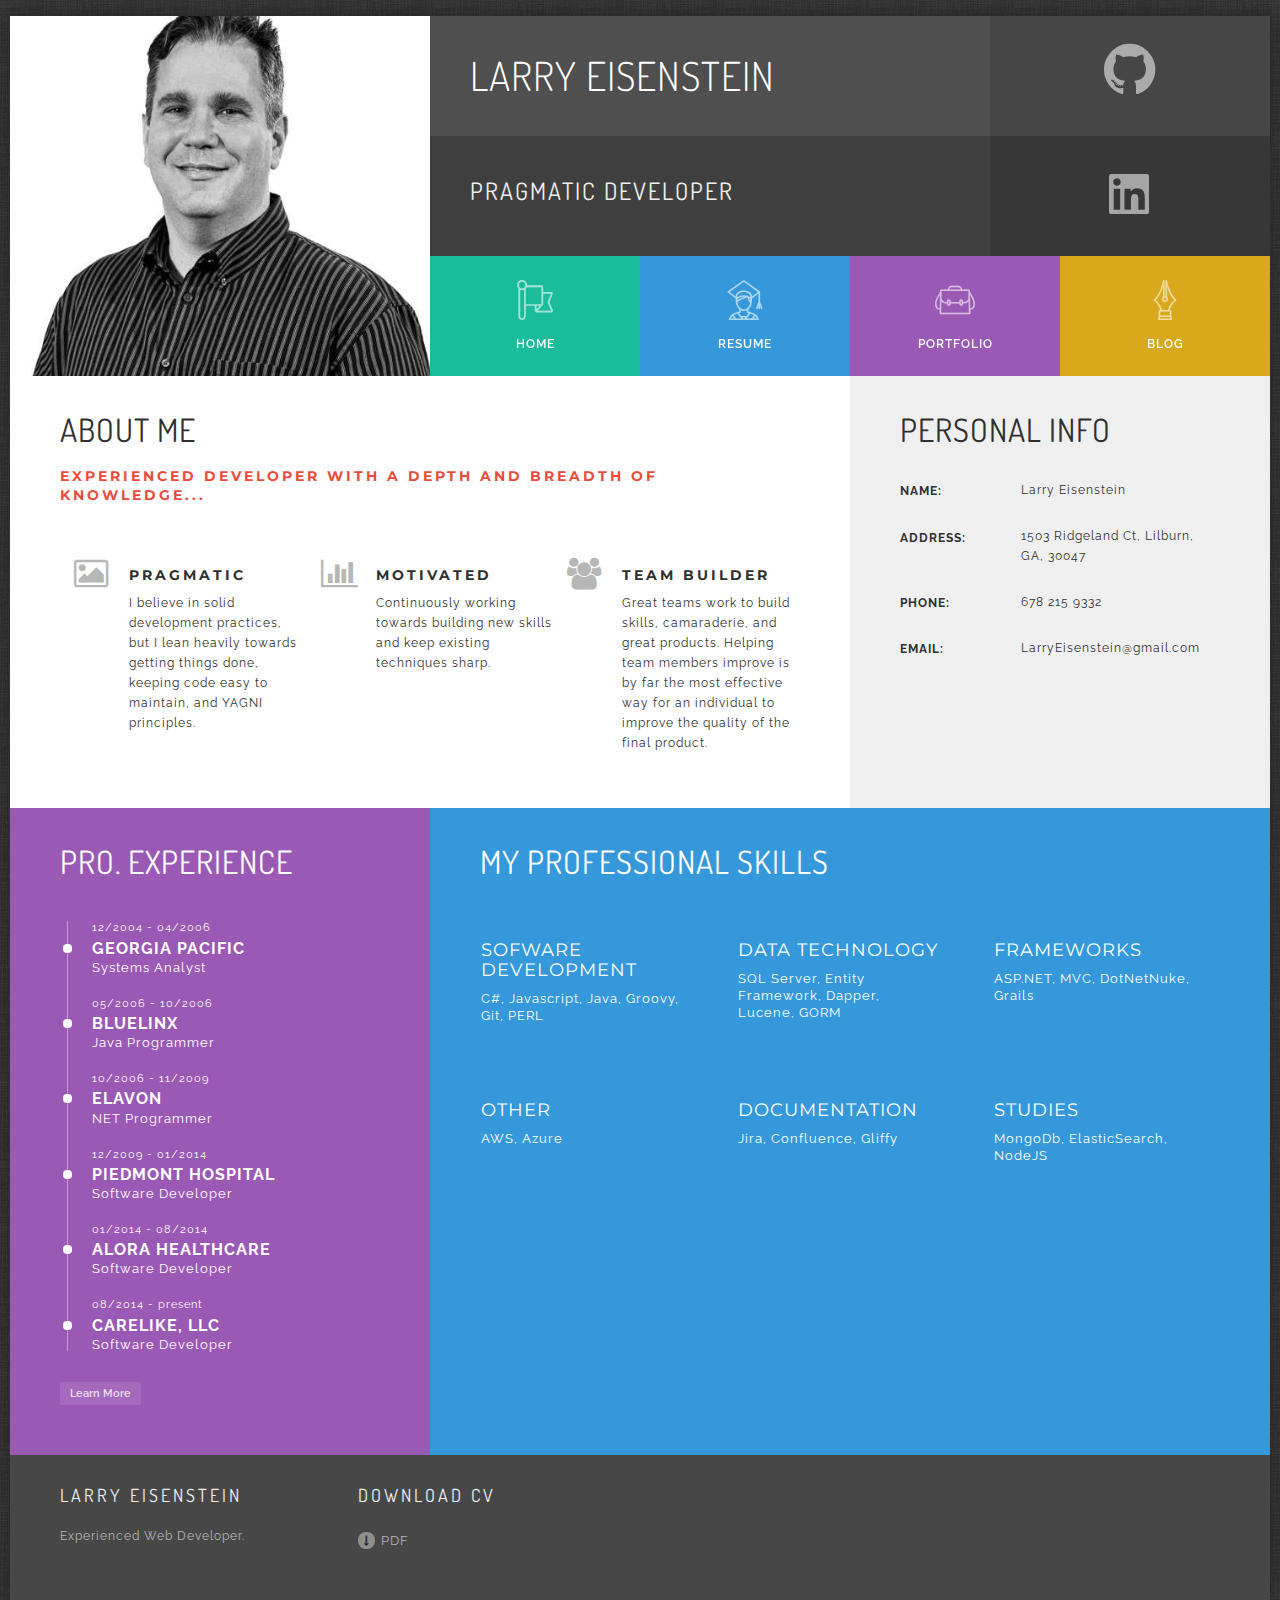
<file: index.html>
<!DOCTYPE html>
<html lang="en">

<head>
   <meta charset="UTF-8">
   <meta http-equiv="X-UA-Compatible" content="IE=edge">
   <meta name=viewport content="width=device-width, initial-scale=1">

   <title>Larry Eisenstein | Home</title>


  
   <!-- CSS -->
   <link href="https://maxcdn.bootstrapcdn.com/bootstrap/3.3.7/css/bootstrap.min.css" rel="stylesheet" type="text/css" />
   <link href="https://maxcdn.bootstrapcdn.com/font-awesome/4.7.0/css/font-awesome.min.css" rel="stylesheet" type="text/css" />
   <link href="assets/vendor/flaticons/flaticon.css"                 rel="stylesheet" type="text/css" />
   <link href="assets/vendor/hover/css/hover-min.css"                rel="stylesheet" type="text/css" />
   <link href="assets/vendor/wow/animate.css"                        rel="stylesheet" type="text/css" />
   <link href="assets/vendor/mfp/css/magnific-popup.css"             rel="stylesheet" type="text/css" />
   <!-- Custom styles -->
   <link href="assets/custom/css/simple.css"                         rel="stylesheet" type="text/css" />

   <style>
      #preloader {
         position: fixed;
         left: 0;
         top: 0;
         z-index: 99999;
         width: 100%;
         height: 100%;
         overflow: visible;
         background: #666666 url("assets/custom/images/preloader.gif") no-repeat center center; }
   </style>

</head>

<body class="boxed">

<!--Pre-Loader-->
<div id="preloader"></div>

<header>

   <section id="top-navigation" class="container-fluid nopadding">
      <div class="row nopadding ident ui-bg-color01">
         <!-- Photo -->
         <a href="#!">
            <div class="col-md-5 col-lg-4 vc-photo">&nbsp;</div>
         </a>
         <!-- /Photo -->
         <div class="col-md-7 col-lg-8 vc-name nopadding">
            <!-- Name-Position -->
            <div class="row nopadding name">
               <div class="col-md-8 name-title"><h2 class="font-accident-two-light uppercase">Larry Eisenstein</h2></div>



               <div class="col-md-4 nopadding name-pdf">
                  <a href="https://github.com/leisenstein" class="hvr-sweep-to-right"><i class="fa fa-github" title="GitHub"></i></a>
               </div>



            </div>
            <div class="row nopadding position">
               <div class="col-md-8 position-title">
                  <section class="">
                     <h4 class="clip is-full-width font-accident-two-normal uppercase">
                        <span>Pragmatic Developer</span>
                     </h4>
                  </section>
               </div>




               <div class="col-md-4 nopadding pdf">
                  <a href="https://www.linkedin.com/in/larryeisenstein" class="hvr-sweep-to-right">
                     <i class="flaticon-linkedin22" title="My LinkedIn Profile"></i>
                  </a>
               </div>




            </div>
            <!-- /Name-Position -->

            <!-- Main Navigation -->

            <ul id="nav" class="row nopadding cd-side-navigation">
               <li class="col-xs-6 col-sm-3 nopadding menuitem ui-menu-color01">
                  <a href="index.html" class="hvr-sweep-to-bottom"><i class="flaticon-insignia"></i><span>home</span></a>
               </li>
               <li class="col-xs-6 col-sm-3 nopadding menuitem ui-menu-color02">
                  <a href="resume.html" class="hvr-sweep-to-bottom"><i class="flaticon-graduation61"></i><span>resume</span></a>
               </li>
               <li class="col-xs-6 col-sm-3 nopadding menuitem ui-menu-color03">
                  <a href="portfolio.html" class="hvr-sweep-to-bottom"><i class="flaticon-book-bag2"></i><span>portfolio</span></a>
               </li>
               <li class="col-xs-6 col-sm-3 nopadding menuitem ui-menu-color06">
                  <a href="http://devmemoir.blogspot.com/" target="_blank"  class="hvr-sweep-to-bottom"><i class="flaticon-pens15"></i><span>blog</span></a>
               </li>
            </ul>

            <!-- /Main Navigation -->

         </div>
      </div>
   </section>

</header>

<!-- Container -->
<div class="content-wrap">

   <section id="homesection" class="container-fluid nopadding">

      <div class="m-details row nopadding bg-color01">

         <div class="col-md-8 nopadding">
            <div class="padding-50 wow fadeInDown" data-wow-delay="0.2s" data-wow-offset="10">
               <div class="row nopadding">
                  <div class="col-md-12 nopadding">
                     <h3 class="font-accident-two-normal uppercase">About me</h3>
                     <div class="quote">
                        <h5 class="font-accident-one-bold uppercase subtitle">Experienced developer with a depth and breadth of knowledge...</h5>
                        <div class="dividewhite1"></div>
                        <!--<p class="small">-->
                           <!--Customize your website as you want using different colors and 100% free fonts.-->
                        <!--</p>-->
                        <div class="dividewhite2"></div>
                     </div>
                  </div>
               </div>
               <div class="divider-dynamic"></div>
               <div class="row nopadding">
                  <div class="col-md-4 infoblock nopadding">
                     <div class="row">
                        <div class="col-sm-1 col-md-3"><i class="fa fa-picture-o"></i><div class="dividewhite1"></div></div>
                        <div class="col-sm-11 col-md-9">
                           <h5 class="font-accident-one-bold uppercase">Pragmatic</h5>
                           <p class="small">
                              I believe in solid development practices, but I lean heavily towards getting things done, keeping code easy to maintain, and YAGNI principles.

                           </p>
                        </div>
                     </div>
                     <div class="divider-dynamic"></div>
                  </div>
                  <div class="col-md-4 infoblock nopadding">
                     <div class="row">
                        <div class="col-sm-1 col-md-3"><i class="fa fa-bar-chart"></i><div class="dividewhite1"></div></div>
                        <div class="col-sm-11 col-md-9">
                           <h5 class="font-accident-one-bold uppercase">Motivated</h5>
                           <p class="small">
                              Continuously working towards building new skills and keep existing techniques sharp.
                           </p>
                        </div>
                     </div>
                     <div class="divider-dynamic"></div>
                  </div>
                  <div class="col-md-4 infoblock nopadding">
                     <div class="row">
                        <div class="col-sm-1 col-md-3"><i class="fa fa-users"></i><div class="dividewhite1"></div></div>
                        <div class="col-sm-11 col-md-9">
                           <h5 class="font-accident-one-bold uppercase">Team Builder</h5>
                           <p class="small">
                              Great teams work to build skills, camaraderie, and great products. Helping team members improve is by far the most effective way for an individual to improve the quality of the final product. 
                           </p>
                        </div>
                     </div>
                     <div class="divider-dynamic"></div>
                  </div>
               </div>
            </div>
         </div>

         <div class="col-md-4 personal nopadding ui-block-color01">
            <div class="padding-50 wow fadeInRight" data-wow-delay="0.4s" data-wow-offset="10">
               <h3 class="font-accident-two-normal uppercase">Personal Info</h3>
               <div class="dividewhite3"></div>
               <div>
                  <div class="fullwidth box">
                     <div class="one"><p class="small uppercase">Name:</p></div>
                     <div class="two"><p class="small">Larry Eisenstein</p></div>
                  </div>
                  <div class="fullwidth box">
                     <div class="one"><p class="small uppercase">Address:</p></div>
                     <div class="two"><p class="small">1503 Ridgeland Ct, Lilburn, GA, 30047</p></div>
                  </div>
                  <div class="fullwidth box">
                     <div class="one"><p class="small uppercase">Phone:</p></div>
                     <div class="two"><p class="small">678 215 9332</p></div>
                  </div>
                  <div class="fullwidth box">
                     <div class="one"><p class="small uppercase">Email:</p></div>
                     <div class="two"><p class="small">LarryEisenstein@gmail.com</p></div>
                  </div>
               </div>
               <div class="dividewhite1"></div>
            </div>
         </div>

      </div>

      <div class="row nopadding ui-block-color02">

         <div class="col-md-4 pro-experience nopadding">
            <div class="padding-50 wow fadeInRight" data-wow-delay="0.6s" data-wow-offset="5">
               <h3 class="font-accident-two-normal uppercase">Pro. Experience</h3>
               <div class="dividewhite4"></div>
               <div class="experience">

                  <ul class="">
                     <li class="date">12/2004 - 04/2006</li>
                     <li class="company uppercase">
                        <a>Georgia Pacific</a>
                     </li>
                     <li class="position">Systems Analyst</li>
                  </ul>

                  <ul class="">
                     <li class="date">05/2006 - 10/2006</li>
                     <li class="company uppercase">
                        <a>BlueLinx</a>
                     </li>
                     <li class="position">Java Programmer</li>
                  </ul>

                  <ul class="">
                     <li class="date">10/2006 - 11/2009</li>
                     <li class="company uppercase">
                        <a>Elavon</a>
                     </li>
                     <li class="position">NET Programmer</li>
                  </ul>

                  <ul class="">
                     <li class="date">12/2009 - 01/2014</li>
                     <li class="company uppercase">
                        <a>Piedmont Hospital</a>
                     </li>
                     <li class="position">Software Developer</li>
                  </ul>
                  <ul class="">
                     <li class="date">01/2014 - 08/2014</li>
                     <li class="company uppercase">
                        <a>Alora Healthcare</a>
                     </li>
                     <li class="position">Software Developer</li>
                  </ul>
                  <ul class="">
                     <li class="date">08/2014 - present</li>
                     <li class="company uppercase">
                        <a>CareLike, LLC</a>
                     </li>
                     <li class="position">Software Developer</li>
                  </ul>
               </div>
               <a href="./resume.html" class="btn btn-wh-trans btn-xs">Learn More</a>
               <div class="dividewhite1"></div>
            </div>
         </div>

         <div class="col-md-8 circle-skills nopadding ui-block-color03">
            <div class="padding-50 fadeInLeft">
               <h3 class="font-accident-two-normal uppercase">My Professional skills</h3>
               <div class="dividewhite1"></div>
               <div class="row">
                  <div class="col-sm-4 nopadding">
                     <div class="progressbar" data-animate="false">
                        <div class="circle font-accident-one-normal" data-percent="95.0">
                           <div></div>
                           <h4 class="font-accident-one-normal uppercase">Sofware Development</h4>
                           <p class="font-regular-normal">
                              C#, Javascript, Java, Groovy, Git, PERL
                           </p>
                           
                        </div>
                     </div>
                  </div>
                  <div class="col-sm-4 nopadding">
                     <div class="progressbar" data-animate="false">
                        <div class="circle font-accident-one-normal" data-percent="67">
                           <div></div>
                           <h4 class="font-accident-one-normal uppercase">Data Technology</h4>
                           <p class="font-regular-normal">
                              SQL Server, Entity Framework, Dapper, Lucene, GORM
                           </p>
                           
                        </div>
                     </div>
                  </div>
                  <div class="col-sm-4 nopadding">
                     <div class="progressbar" data-animate="false">
                        <div class="circle font-accident-one-normal" data-percent="60.0">
                           <div></div>
                           <h4 class="font-accident-one-normal uppercase">Frameworks</h4>
                           <p class="font-regular-normal">
                              ASP.NET, MVC, DotNetNuke, Grails
                           </p>
                           
                        </div>
                     </div>
                  </div>
               </div>

               <div class="row">
                  
                  <div class="col-sm-4 nopadding">
                     <div class="progressbar" data-animate="false">
                        <div class="circle font-accident-one-normal" data-percent="40">
                           <div></div>
                           <h4 class="font-accident-one-normal uppercase">Other</h4>
                           <p class="font-regular-normal">
                              AWS, Azure
                           </p>
                           
                        </div>
                     </div>
                  </div>
                  
                  <div class="col-sm-4 nopadding">
                     <div class="progressbar" data-animate="false">
                        <div class="circle font-accident-one-normal" data-percent="35.0">
                           <div></div>
                           <h4 class="font-accident-one-normal uppercase">Documentation</h4>
                           <p class="font-regular-normal">
                              Jira, Confluence, Gliffy
                           </p>
                           
                        </div>
                     </div>
                  </div>
                  <div class="col-sm-4 nopadding">
                     <div class="progressbar" data-animate="false">
                        <div class="circle font-accident-one-normal" data-percent="10.0">
                           <div></div>
                           <h4 class="font-accident-one-normal uppercase">Studies</h4>
                           <p class="font-regular-normal">
                              MongoDb, ElasticSearch, NodeJS
                           </p>
                           
                        </div>
                     </div>
                  </div>
               </div>               
            </div>
         </div>

      </div>

   </section>

</div>

<footer class="padding-50 ui-bg-color02">
   <div class="container-fluid nopadding">
      <div class="row wow fadeInDown" data-wow-delay=".2s" data-wow-offset="10">
         <div class="col-md-3">
            <h4 class="font-accident-two-normal uppercase">Larry Eisenstein</h4>
            <p class="inline-block">
               Experienced Web Developer.
            </p>
            <div class="divider-dynamic"></div>
         </div>
         <div class="col-md-3 cv-link">
            <h4 class="font-accident-two-normal uppercase">Download CV</h4>
            <div class="dividewhite1"></div>
            <a href="assets/custom/docs/resume.pdf"><i class="fa fa-long-arrow-down" aria-hidden="true"></i>PDF</a>
            <div class="divider-dynamic"></div>
         </div>
        
      </div>
      <div class="dividewhite1"></div>
      <div class="row wow fadeInDown" data-wow-delay=".4s" data-wow-offset="10">
         <div class="col-md-12 copyrights">
            <p></p>
         </div>
      </div>
   </div>
</footer>

<div id="image-cache" class="hidden"></div>

<!-- JS -->
<script src="https://code.jquery.com/jquery-2.2.4.min.js"            type="text/javascript"></script>
<script src="https://maxcdn.bootstrapcdn.com/bootstrap/3.3.7/js/bootstrap.min.js" type="text/javascript"></script>
<script src="assets/vendor/imagesloaded/js/imagesloaded.pkgd.min.js" type="text/javascript"></script>
<script src="assets/vendor/mfp/js/jquery.magnific-popup.min.js"      type="text/javascript"></script>
<script src="assets/vendor/circle-progress/circle-progress.js"       type="text/javascript"></script>
<script src="assets/vendor/anicounter/jquery.counterup.min.js"       type="text/javascript"></script>

<!-- Custom scripts -->
<script src="assets/custom/js/simple.js"                             type="text/javascript"></script>

</body>

</html>
</file>
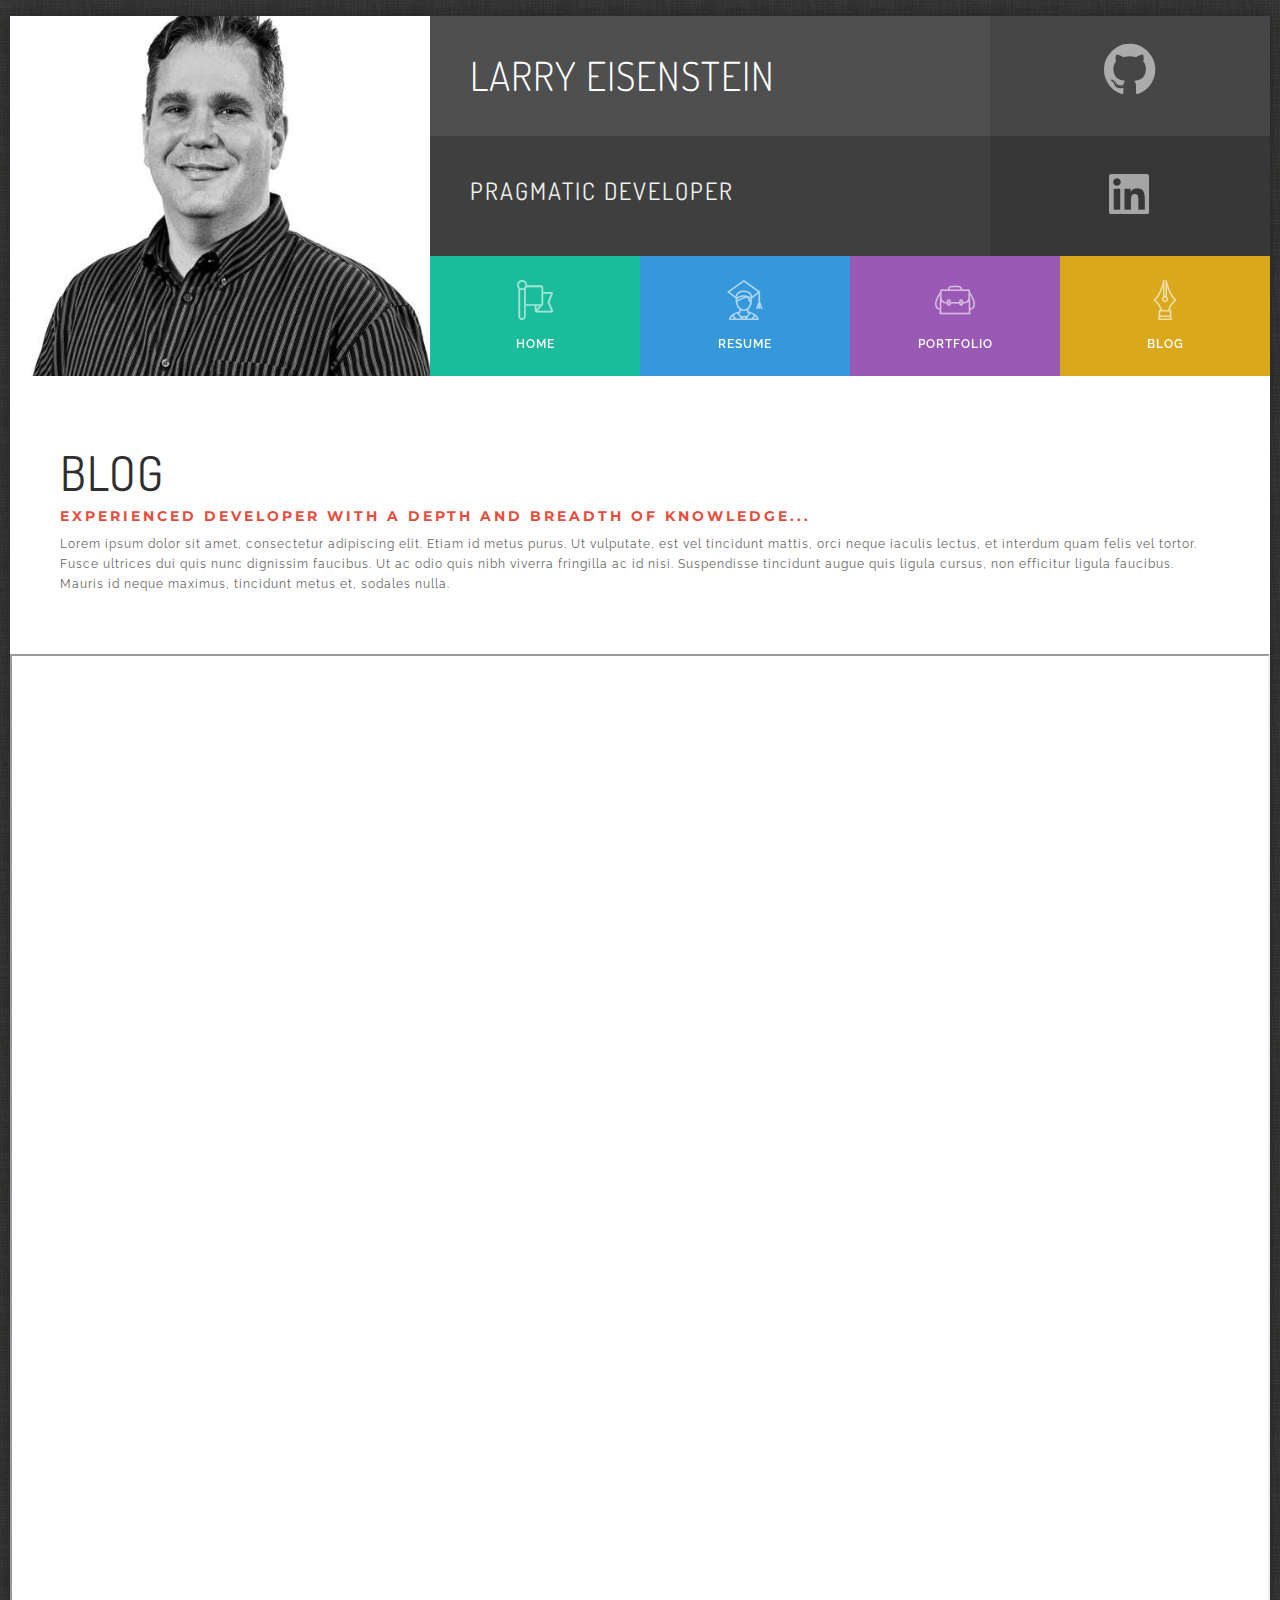
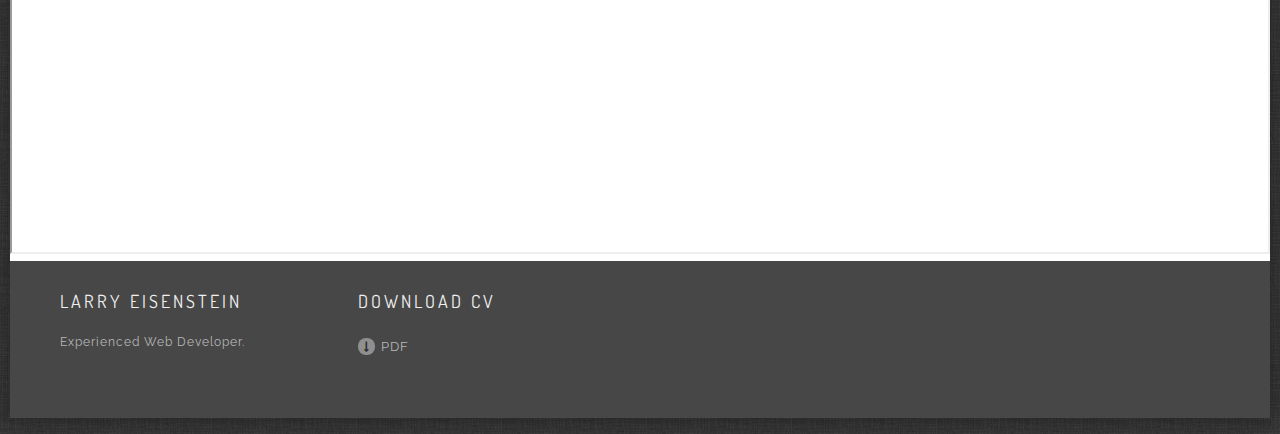
<file: blog.html>
<!DOCTYPE html>
<html lang="en">

<head>
   <meta charset="UTF-8">
   <meta http-equiv="X-UA-Compatible" content="IE=edge">
   <meta name=viewport content="width=device-width, initial-scale=1">

   <title>Larry Eisenstein | Blog</title>

   <meta name="description" content="Gridus vCard HTML Template is the professional responsive personal website template, based on the latest Bootstrap 3">
   <meta name="keywords" content="html5, template, website, responsive, bootstrap">
   <meta name="author" content="neuethemes">

   
   <!-- CSS -->
   <link href="https://maxcdn.bootstrapcdn.com/bootstrap/3.3.7/css/bootstrap.min.css" rel="stylesheet" type="text/css" />
   <link href="https://maxcdn.bootstrapcdn.com/font-awesome/4.7.0/css/font-awesome.min.css" rel="stylesheet" type="text/css" />
   <link href="assets/vendor/flaticons/flaticon.css"                 rel="stylesheet" type="text/css" />
   <link href="assets/vendor/hover/css/hover-min.css"                rel="stylesheet" type="text/css" />
   <link href="assets/vendor/wow/animate.css"                        rel="stylesheet" type="text/css" />
   <link href="assets/vendor/mfp/css/magnific-popup.css"             rel="stylesheet" type="text/css" />
   <!-- Custom styles -->
   <link href="assets/custom/css/simple.css"                         rel="stylesheet" type="text/css" />

   <style>
      #preloader {
         position: fixed;
         left: 0;
         top: 0;
         z-index: 99999;
         width: 100%;
         height: 100%;
         overflow: visible;
         background: #666666 url("assets/custom/images/preloader.gif") no-repeat center center; }
   </style>

</head>

<body class="boxed">

<!--Pre-Loader-->
<div id="preloader"></div>

<header>

   <section id="top-navigation" class="container-fluid nopadding">
      <div class="row nopadding ident ui-bg-color01">
         <!-- Photo -->
         <a href="#!">
            <div class="col-md-5 col-lg-4 vc-photo">&nbsp;</div>
         </a>
         <!-- /Photo -->
         <div class="col-md-7 col-lg-8 vc-name nopadding">
            <!-- Name-Position -->
            <div class="row nopadding name">
               <div class="col-md-8 name-title"><h2 class="font-accident-two-light uppercase">Larry Eisenstein</h2></div>



               <div class="col-md-4 nopadding name-pdf">
                  <a href="https://github.com/leisenstein" class="hvr-sweep-to-right"><i class="fa fa-github" title="GitHub"></i></a>
               </div>



            </div>
            <div class="row nopadding position">
               <div class="col-md-8 position-title">
                  <section class="">
                     <h4 class="clip is-full-width font-accident-two-normal uppercase">
                        <span>Pragmatic Developer</span>
                     </h4>
                  </section>
               </div>




               <div class="col-md-4 nopadding pdf">
                  <a href="https://www.linkedin.com/in/larryeisenstein" class="hvr-sweep-to-right">
                     <i class="flaticon-linkedin22" title="My LinkedIn Profile"></i>
                  </a>
               </div>




            </div>
            <!-- /Name-Position -->

            <!-- Main Navigation -->

            <ul id="nav" class="row nopadding cd-side-navigation">
               <li class="col-xs-6 col-sm-3 nopadding menuitem ui-menu-color01">
                  <a href="index.html" class="hvr-sweep-to-bottom"><i class="flaticon-insignia"></i><span>home</span></a>
               </li>
               <li class="col-xs-6 col-sm-3 nopadding menuitem ui-menu-color02">
                  <a href="resume.html" class="hvr-sweep-to-bottom"><i class="flaticon-graduation61"></i><span>resume</span></a>
               </li>
               <li class="col-xs-6 col-sm-3 nopadding menuitem ui-menu-color03">
                  <a href="portfolio.html" class="hvr-sweep-to-bottom"><i class="flaticon-book-bag2"></i><span>portfolio</span></a>
               </li>
               <li class="col-xs-6 col-sm-3 nopadding menuitem ui-menu-color06">
                  <a href="blog.html" class="hvr-sweep-to-bottom"><i class="flaticon-pens15"></i><span>blog</span></a>
               </li>
            </ul>

            <!-- /Main Navigation -->

         </div>
      </div>
   </section>

</header>

<!-- Container -->
<div class="content-wrap">

   <div id="blog" class="inner-content">

      <section id="page-title" class="inner-section">
         <div class="container-fluid nopadding wow fadeInRight" data-wow-delay="0.4s" data-wow-offset="10">
            <h2 class="font-accident-two-normal uppercase">Blog</h2>
            <h5 class="font-accident-one-bold uppercase subtitle">Experienced developer with a depth and breadth of knowledge...</h5>
            <p class="small fontcolor-medium">
               Lorem ipsum dolor sit amet, consectetur adipiscing elit. Etiam id metus purus. Ut vulputate, est vel tincidunt mattis, orci neque iaculis lectus, et interdum quam felis vel tortor. Fusce ultrices dui quis nunc dignissim faucibus. Ut ac odio quis nibh viverra fringilla ac id nisi. Suspendisse tincidunt augue quis ligula cursus, non efficitur ligula faucibus. Mauris id neque maximus, tincidunt metus et, sodales nulla.
            </p>
         </div>
      </section>

      <!-- Blog Block -->
     
      <iframe width="100%" height="1200" src="https://devmemoir.blogspot.com/"></iframe>


      <!-- /Blog Block -->

   </div>

</div>

<footer class="padding-50 ui-bg-color02">
   <div class="container-fluid nopadding">
      <div class="row wow fadeInDown" data-wow-delay=".2s" data-wow-offset="10">
         <div class="col-md-3">
            <h4 class="font-accident-two-normal uppercase">Larry Eisenstein</h4>
            <p class="inline-block">
               Experienced Web Developer.
            </p>
            <div class="divider-dynamic"></div>
         </div>
         <div class="col-md-3 cv-link">
            <h4 class="font-accident-two-normal uppercase">Download CV</h4>
            <div class="dividewhite1"></div>
            <a href="assets/custom/docs/resume.pdf"><i class="fa fa-long-arrow-down" aria-hidden="true"></i>PDF</a>
            <div class="divider-dynamic"></div>
         </div>
        
      </div>
      <div class="dividewhite1"></div>
      <div class="row wow fadeInDown" data-wow-delay=".4s" data-wow-offset="10">
         <div class="col-md-12 copyrights">
            <p></p>
         </div>
      </div>
   </div>
</footer>
<div id="image-cache" class="hidden"></div>

<!-- JS -->
<script src="https://code.jquery.com/jquery-2.2.4.min.js"            type="text/javascript"></script>
<script src="https://maxcdn.bootstrapcdn.com/bootstrap/3.3.7/js/bootstrap.min.js" type="text/javascript"></script>
<!-- <script src="assets/vendor/imagesloaded/js/imagesloaded.pkgd.min.js" type="text/javascript"></script> -->
<!-- <script src="assets/vendor/isotope/js/isotope.pkgd.min.js"           type="text/javascript"></script> -->
<script src="assets/vendor/mfp/js/jquery.magnific-popup.min.js"      type="text/javascript"></script>
<!-- <script src="assets/vendor/circle-progress/circle-progress.js"       type="text/javascript"></script> -->
<!-- <script src="assets/vendor/waypoints/waypoints.min.js"               type="text/javascript"></script> -->
<script src="assets/vendor/anicounter/jquery.counterup.min.js"       type="text/javascript"></script>
<!--<script src="assets/vendor/wow/wow.min.js"                           type="text/javascript"></script>-->
<!-- <script src="assets/vendor/pjax/jquery.pjax.js"                      type="text/javascript"></script>
<script src="https://maps.google.com/maps/api/js"                    type="text/javascript"></script>
 -->
<!-- Custom scripts -->
<script src="assets/custom/js/simple.js"                             type="text/javascript"></script>

</body>
</html>
</file>
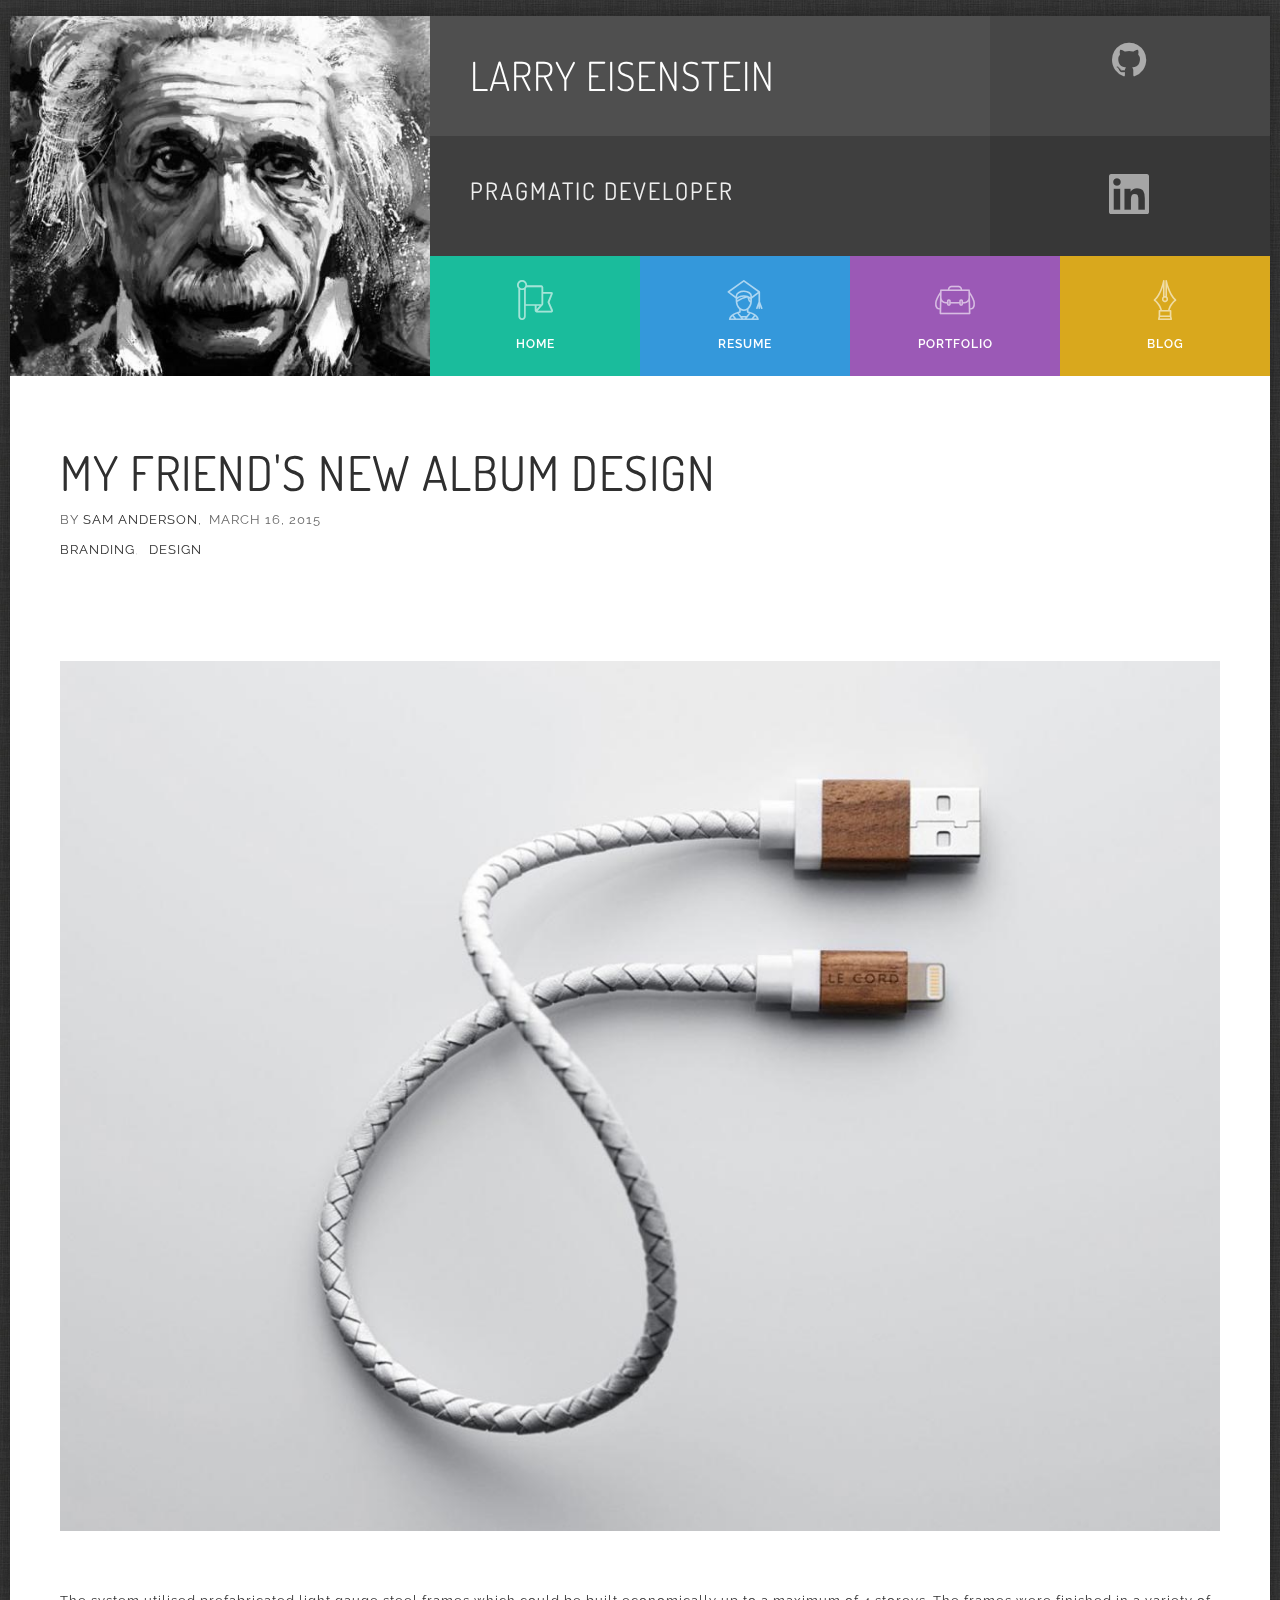
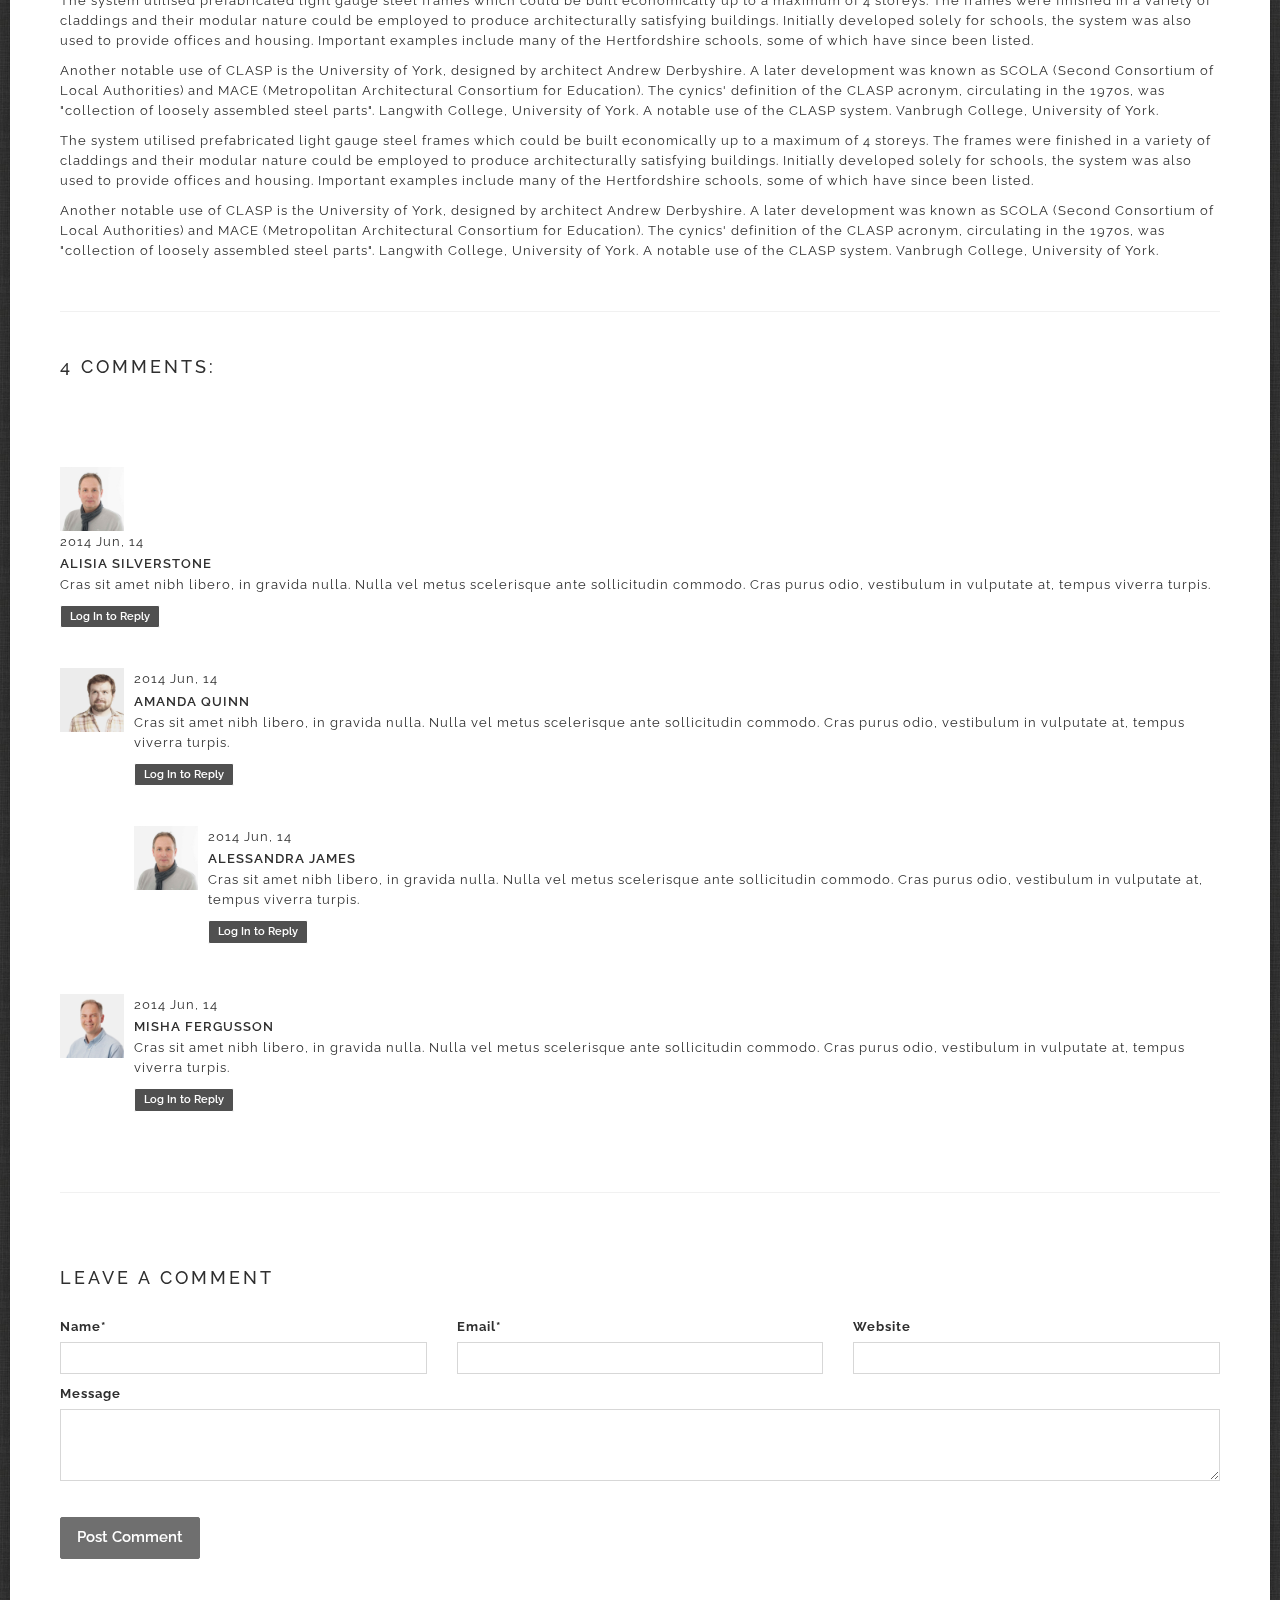
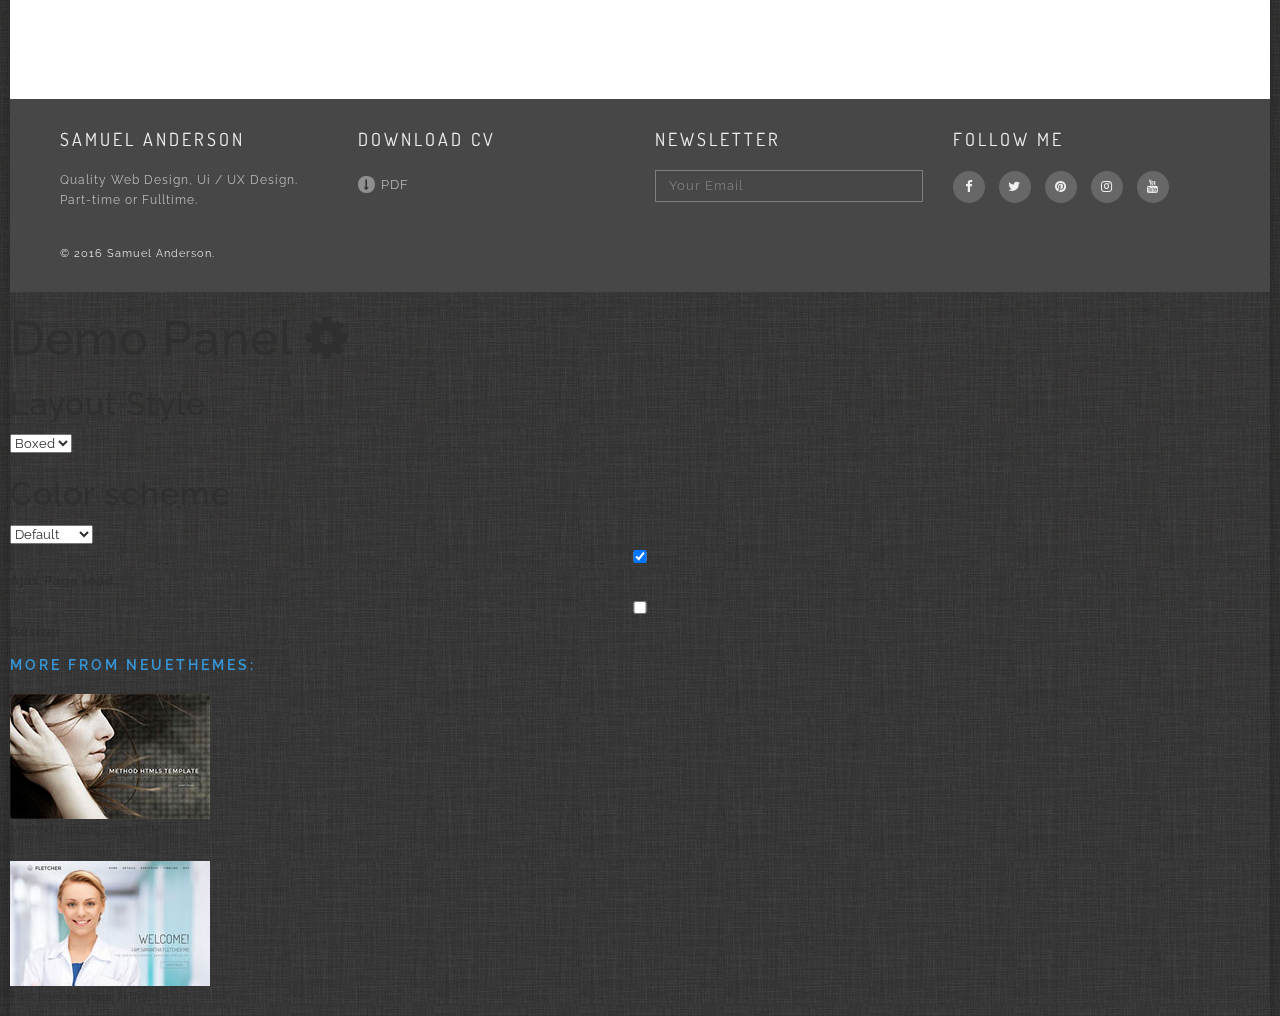
<file: blogpost.html>
<!DOCTYPE html>
<html lang="en">
<!--[if IE 9]>
<html class="ie9" lang="en">    <![endif]-->
<!--[if IE 8]>
<html class="ie8" lang="en">    <![endif]-->
<head>
   <meta charset="UTF-8">
   <meta http-equiv="X-UA-Compatible" content="IE=edge">
   <meta name=viewport content="width=device-width, initial-scale=1">

   <title>Gridus vCard | Blog Post</title>

   <meta name="description" content="Gridus vCard HTML Template is the professional responsive personal website template, based on the latest Bootstrap 3">
   <meta name="keywords" content="html5, template, website, responsive, bootstrap">
   <meta name="author" content="neuethemes">

   <!-- CSS -->
   <link href="https://maxcdn.bootstrapcdn.com/bootstrap/3.3.7/css/bootstrap.min.css" rel="stylesheet" type="text/css" />
   <link href="https://maxcdn.bootstrapcdn.com/font-awesome/4.7.0/css/font-awesome.min.css" rel="stylesheet" type="text/css" />
   <link href="assets/vendor/flaticons/flaticon.css"                 property='stylesheet' rel="stylesheet" type="text/css" media="screen"/>
   <link href="assets/vendor/hover/css/hover-min.css"                property='stylesheet' rel="stylesheet" type="text/css" media="screen"/>
   <link href="assets/vendor/wow/animate.css"                        property='stylesheet' rel="stylesheet" type="text/css" media="screen"/>
   <link href="assets/vendor/mfp/css/magnific-popup.css"             property='stylesheet' rel="stylesheet" type="text/css" media="screen"/>
   
   <!-- Custom styles -->
   <link href="assets/custom/css/style.css"                          property='stylesheet' rel="stylesheet" type="text/css" media="screen"/>

   <style>
      #preloader {
         position: fixed;
         left: 0;
         top: 0;
         z-index: 99999;
         width: 100%;
         height: 100%;
         overflow: visible;
         background: #666666 url("assets/custom/images/preloader.gif") no-repeat center center; }
   </style>

</head>

<body class="boxed">

<!--Pre-Loader-->
<div id="preloader"></div>

<header>

   <section id="top-navigation" class="container-fluid nopadding">
      <div class="row nopadding ident ui-bg-color01">
         <!-- Photo -->
         <a href="#!">
            <div class="col-md-5 col-lg-4 vc-photo">&nbsp;</div>
         </a>
         <!-- /Photo -->
         <div class="col-md-7 col-lg-8 vc-name nopadding">
            <!-- Name-Position -->
            <div class="row nopadding name">
               <div class="col-md-8 name-title"><h2 class="font-accident-two-light uppercase">Larry Eisenstein</h2></div>



               <div class="col-md-4 nopadding name-pdf">
                  <a href="https://github.com/leisenstein" class="hvr-sweep-to-right"><i class="fa fa-github" title="GitHub"></i></a>
               </div>



            </div>
            <div class="row nopadding position">
               <div class="col-md-8 position-title">
                  <section class="">
                     <h4 class="clip is-full-width font-accident-two-normal uppercase">
                        <span>Pragmatic Developer</span>
                     </h4>
                  </section>
               </div>




               <div class="col-md-4 nopadding pdf">
                  <a href="https://www.linkedin.com/in/larryeisenstein" class="hvr-sweep-to-right">
                     <i class="flaticon-linkedin22" title="My LinkedIn Profile"></i>
                  </a>
               </div>




            </div>
            <!-- /Name-Position -->

            <!-- Main Navigation -->

            <ul id="nav" class="row nopadding cd-side-navigation">
               <li class="col-xs-6 col-sm-3 nopadding menuitem ui-menu-color01">
                  <a href="index.html" class="hvr-sweep-to-bottom"><i class="flaticon-insignia"></i><span>home</span></a>
               </li>
               <li class="col-xs-6 col-sm-3 nopadding menuitem ui-menu-color02">
                  <a href="resume.html" class="hvr-sweep-to-bottom"><i class="flaticon-graduation61"></i><span>resume</span></a>
               </li>
               <li class="col-xs-6 col-sm-3 nopadding menuitem ui-menu-color03">
                  <a href="portfolio.html" class="hvr-sweep-to-bottom"><i class="flaticon-book-bag2"></i><span>portfolio</span></a>
               </li>
               <li class="col-xs-6 col-sm-3 nopadding menuitem ui-menu-color06">
                  <a href="blog.html" class="hvr-sweep-to-bottom"><i class="flaticon-pens15"></i><span>blog</span></a>
               </li>
            </ul>

            <!-- /Main Navigation -->

         </div>
      </div>
   </section>

</header>

<!-- Container -->
<div class="content-wrap">

   <div id="blogpost" class="inner-content">

      <section id="page-title" class="inner-section">
         <div class="container-fluid nopadding wow fadeInRight" data-wow-delay="0.4s" data-wow-offset="10">
            <h2 class="font-accident-two-normal uppercase">MY FRIEND'S NEW ALBUM DESIGN</h2>
            <div class="post-meta"><span>by <a href="#!">Sam Anderson</a>,</span> <span>March 16, 2015</span></div>
            <div class="post-tag pull-left"><span><a>Branding</a>,</span><span><a>Design</a></span></div>
         </div>
      </section>

      <!-- Blog Block -->
      <section class="inner-section">

         <div class="container-fluid nopadding">

            <img src="assets/custom/images/blog/01.jpg" class="img-responsive wow fadeInDown" data-wow-delay="0.6s" data-wow-offset="10">

            <article class="post wow fadeInDown" data-wow-delay="0.6s" data-wow-offset="10">

               <div class="dividewhite6"></div>

               <!-- Post Content -->
               <p>
                  The system utilised prefabricated light gauge steel frames which could be built economically up to a maximum of 4 storeys. The frames were finished in a variety of claddings and their modular nature could be employed to produce architecturally satisfying buildings. Initially developed solely for schools, the system was also used to provide offices and housing. Important examples include many of the Hertfordshire schools, some of which have since been listed.
               </p>
               <p>
                  Another notable use of CLASP is the University of York, designed by architect Andrew Derbyshire. A later development was known as SCOLA (Second Consortium of Local Authorities) and MACE (Metropolitan Architectural Consortium for Education). The cynics' definition of the CLASP acronym, circulating in the 1970s, was "collection of loosely assembled steel parts". Langwith College, University of York. A notable use of the CLASP system. Vanbrugh College, University of York.
               </p>
               <p>
                  The system utilised prefabricated light gauge steel frames which could be built economically up to a maximum of 4 storeys. The frames were finished in a variety of claddings and their modular nature could be employed to produce architecturally satisfying buildings. Initially developed solely for schools, the system was also used to provide offices and housing. Important examples include many of the Hertfordshire schools, some of which have since been listed.
               </p>
               <p>
                  Another notable use of CLASP is the University of York, designed by architect Andrew Derbyshire. A later development was known as SCOLA (Second Consortium of Local Authorities) and MACE (Metropolitan Architectural Consortium for Education). The cynics' definition of the CLASP acronym, circulating in the 1970s, was "collection of loosely assembled steel parts". Langwith College, University of York. A notable use of the CLASP system. Vanbrugh College, University of York.
               </p>
               <!-- /Post Content -->

               <div class="dividewhite4"></div>
               <hr>

            </article>



            <div id="comments" class="wow fadeInDown" data-wow-delay="0.6s" data-wow-offset="10">
               <h4 class="font-accident-one-light uppercase">4 comments:</h4>

               <div class="dividewhite4"></div>

               <ul class="media-list">

                  <li class="media">
                     <div class="media-left">
                        <a href="#">
                           <img class="media-object"  alt="64x64" src="assets/custom/images/userpic02.jpg">
                        </a>
                     </div>
                     <div class="media-body">
                        <div class="post-data">
                           <div class="post-date">2014 Jun, 14</div>
                           <div class="post-author"><a href="#">Alisia Silverstone</a></div>
                        </div>
                        <p>Cras sit amet nibh libero, in gravida nulla. Nulla vel metus scelerisque ante sollicitudin commodo. Cras purus odio, vestibulum in vulputate at, tempus viverra turpis.</p>
                        <p><a href="#" class="btn btn-gr btn-xs">Log In to Reply</a></p>

                        <!-- Nested media object -->
                        <div class="media">
                           <div class="media-left">
                              <a href="#">
                                 <img class="media-object" alt="64x64" src="assets/custom/images/userpic03.jpg">
                              </a>
                           </div>
                           <div class="media-body">
                              <div class="post-data">
                                 <div class="post-date">2014 Jun, 14</div>
                                 <div class="post-author"><a href="#">Amanda Quinn</a></div>
                              </div>
                              <p>Cras sit amet nibh libero, in gravida nulla. Nulla vel metus scelerisque ante sollicitudin commodo. Cras purus odio, vestibulum in vulputate at, tempus viverra turpis.</p>
                              <p><a href="#" class="btn btn-gr btn-xs">Log In to Reply</a></p>
                              <!-- Nested media object -->
                              <div class="media">
                                 <div class="media-left">
                                    <a href="#">
                                       <img class="media-object" data-src="holder.js/64x64" alt="64x64" src="assets/custom/images/userpic02.jpg">
                                    </a>
                                 </div>
                                 <div class="media-body">
                                    <div class="post-data">
                                       <div class="post-date">2014 Jun, 14</div>
                                       <div class="post-author"><a href="#">Alessandra James</a></div>
                                    </div>
                                    <p>Cras sit amet nibh libero, in gravida nulla. Nulla vel metus scelerisque ante sollicitudin commodo. Cras purus odio, vestibulum in vulputate at, tempus viverra turpis.</p>
                                    <p><a href="#" class="btn btn-gr btn-xs">Log In to Reply</a></p>
                                 </div>
                              </div>
                           </div>
                        </div>
                        <!-- Nested media object -->
                        <div class="media">
                           <div class="media-left">
                              <a href="#">
                                 <img class="media-object" data-src="holder.js/64x64" alt="64x64" src="assets/custom/images/userpic04.jpg">
                              </a>
                           </div>
                           <div class="media-body">
                              <div class="post-data">
                                 <div class="post-date">2014 Jun, 14</div>
                                 <div class="post-author"><a href="#">Misha Fergusson</a></div>
                              </div>
                              <p>Cras sit amet nibh libero, in gravida nulla. Nulla vel metus scelerisque ante sollicitudin commodo. Cras purus odio, vestibulum in vulputate at, tempus viverra turpis.</p>
                              <p><a href="#" class="btn btn-gr btn-xs">Log In to Reply</a></p>
                           </div>
                        </div>
                     </div>
                  </li>
               </ul>

               <div class="dividewhite6"></div>
               <hr>
               <div class="dividewhite2"></div>

            </div>



            <div class="wow fadeInDown" data-wow-delay="0.6s" data-wow-offset="10">

               <div id="post-comment">
                  <h4 class="font-accident-one-light uppercase">Leave a Comment</h4>
               </div>
               <div class="dividewhite2"></div>

               <form action="#" method="post" novalidate="novalidate">
                  <div class="row">
                     <div class="col-md-4">
                        <p><label>Name*</label><input type="text" name="your-name" value="" size="60" class="" aria-required="true" aria-invalid="false"></p>
                     </div>
                     <div class="col-md-4">
                        <p><label>Email*</label><input type="text" name="your-email" value="" size="60" class="" aria-required="true" aria-invalid="false"></p>
                     </div>
                     <div class="col-md-4">
                        <p><label>Website</label><input type="text" name="your-website" value="" size="60" class="" aria-required="true" aria-invalid="false"></p>
                     </div>
                     <div class="col-md-12">
                        <p><label>Message</label><textarea name="your-message" cols="60" rows="3" class="" aria-invalid="false"></textarea></p>
                     </div>
                  </div>
                  <div class="dividewhite2"></div>
                  <p><button type="button" class="btn btn-lg btn-darker">Post Comment</button></p>
               </form>
            </div>


         </div>
         <div class="dividewhite8"></div>

      </section>
      <!-- /Blog Block -->

   </div>

</div>

<footer class="padding-50 ui-bg-color02">
   <div class="container-fluid nopadding">
      <div class="row wow fadeInDown" data-wow-delay=".2s" data-wow-offset="10">
         <div class="col-md-3">
            <h4 class="font-accident-two-normal uppercase">Samuel Anderson</h4>
            <p class="inline-block">
               Quality Web Design, Ui / UX Design. Part-time or Fulltime.
            </p>
            <div class="divider-dynamic"></div>
         </div>
         <div class="col-md-3 cv-link">
            <h4 class="font-accident-two-normal uppercase">Download CV</h4>
            <div class="dividewhite1"></div>
            <a href="assets/custom/docs/resume.pdf"><i class="fa fa-long-arrow-down" aria-hidden="true"></i>PDF</a>
            <div class="divider-dynamic"></div>
         </div>
         <div class="col-md-3">
            <h4 class="font-accident-two-normal uppercase">Newsletter</h4>
            <div class="dividewhite1"></div>
            <input class="newsletter-email" type="email" required="" name="ne" placeholder="Your Email">
            <!--<p>Lorem ipsum dolor sit amet...</p>-->
            <div class="divider-dynamic"></div>
         </div>
         <div class="col-md-3">
            <h4 class="font-accident-two-normal uppercase">Follow me</h4>
            <div class="follow">
               <ul class="list-inline social">
                  <li><a target="_blank" href="#" class="rst-icon-facebook"><i class="fa fa-facebook"></i></a></li>
                  <li><a target="_blank" href="#" class="rst-icon-twitter"><i class="fa fa-twitter"></i></a></li>
                  <li><a target="_blank" href="#" class="rst-icon-pinterest"><i class="fa fa-pinterest"></i></a></li>
                  <li><a target="_blank" href="#" class="rst-icon-instagram"><i class="fa fa-instagram"></i></a></li>
                  <li><a target="_blank" href="#" class="rst-icon-youtube"><i class="fa fa-youtube"></i></a></li>
               </ul>
            </div>
            <div class="divider-dynamic"></div>
         </div>
      </div>
      <div class="dividewhite1"></div>
      <div class="row wow fadeInDown" data-wow-delay=".4s" data-wow-offset="10">
         <div class="col-md-12 copyrights">
            <p>© 2016 Samuel Anderson.</p>
         </div>
      </div>
   </div>
</footer>

<div id="image-cache" class="hidden"></div>

<!-- JS -->
<script src="https://code.jquery.com/jquery-2.2.4.min.js"            type="text/javascript"></script>
<script src="https://maxcdn.bootstrapcdn.com/bootstrap/3.3.7/js/bootstrap.min.js" type="text/javascript"></script>
<script src="assets/vendor/imagesloaded/js/imagesloaded.pkgd.min.js" type="text/javascript"></script>
<script src="assets/vendor/isotope/js/isotope.pkgd.min.js"           type="text/javascript"></script>
<script src="assets/vendor/mfp/js/jquery.magnific-popup.min.js"      type="text/javascript"></script>
<script src="assets/vendor/circle-progress/circle-progress.js"       type="text/javascript"></script>
<script src="assets/vendor/waypoints/waypoints.min.js"               type="text/javascript"></script>
<script src="assets/vendor/anicounter/jquery.counterup.min.js"       type="text/javascript"></script>
<!--<script src="assets/vendor/wow/wow.min.js"                           type="text/javascript"></script>-->
<script src="assets/vendor/pjax/jquery.pjax.js"                      type="text/javascript"></script>
<script src="https://maps.google.com/maps/api/js"                    type="text/javascript"></script>
<!-- Remove this for disable demo panel script -->
<script src="assets/vendor/styleselector/styleselector.js"           type="text/javascript"></script>
<!-- Custom scripts -->
<script src="assets/custom/js/custom.js"                             type="text/javascript"></script>

</body>
</html>
</file>
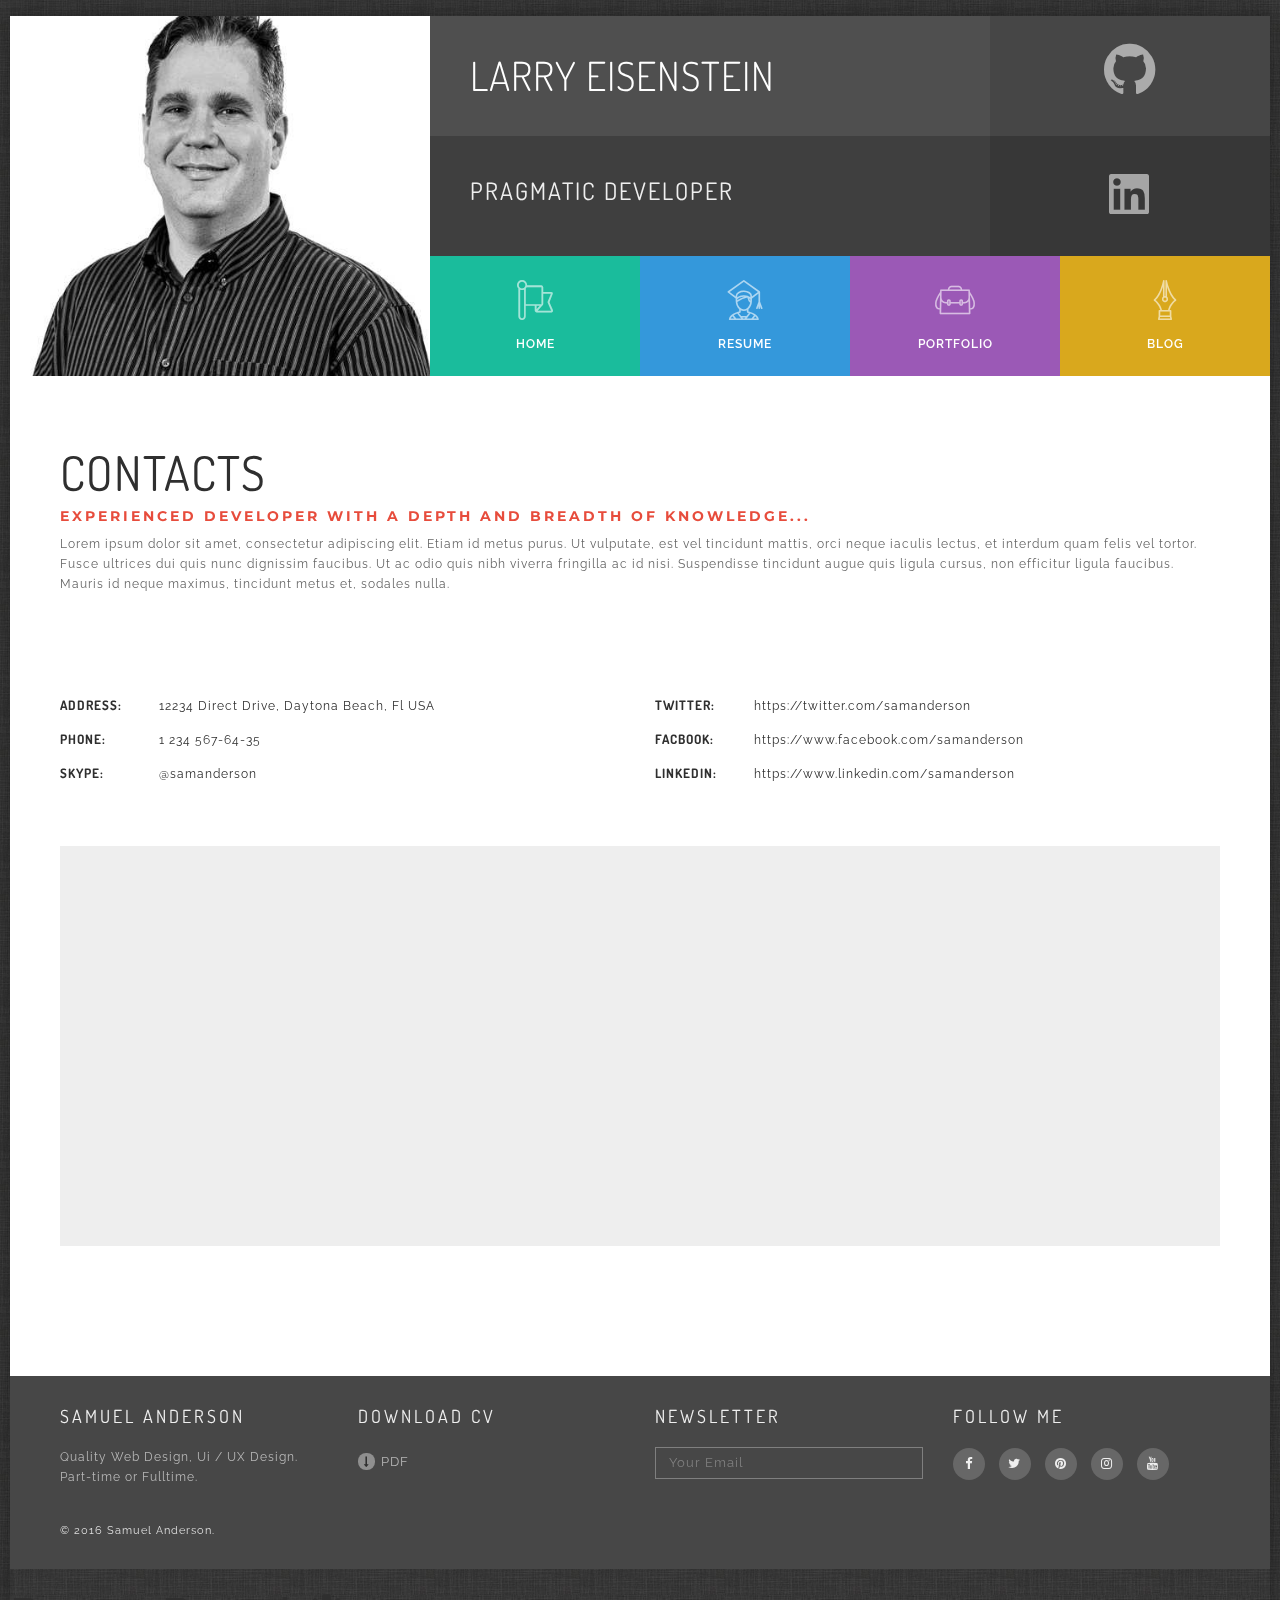
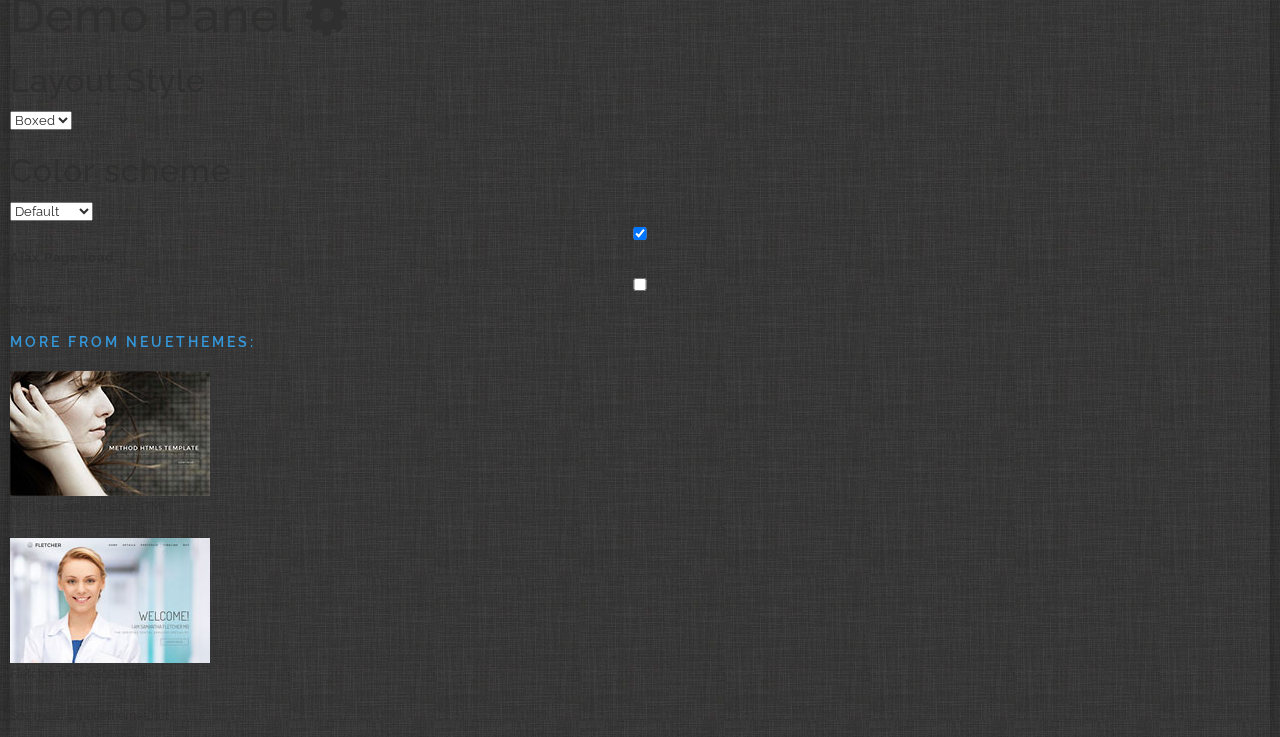
<file: contacts.html>
<!DOCTYPE html>
<html lang="en">

<head>
   <meta charset="UTF-8">
   <meta http-equiv="X-UA-Compatible" content="IE=edge">
   <meta name=viewport content="width=device-width, initial-scale=1">

   <title>Larry Eisenstein | Home</title>


   <!-- CSS -->
   <link href="https://maxcdn.bootstrapcdn.com/bootstrap/3.3.7/css/bootstrap.min.css" rel="stylesheet" type="text/css" />
   <link href="https://maxcdn.bootstrapcdn.com/font-awesome/4.7.0/css/font-awesome.min.css" rel="stylesheet" type="text/css" />
   <link href="assets/vendor/flaticons/flaticon.css"                 property='stylesheet' rel="stylesheet" type="text/css" media="screen"/>
   <link href="assets/vendor/hover/css/hover-min.css"                property='stylesheet' rel="stylesheet" type="text/css" media="screen"/>
   <link href="assets/vendor/wow/animate.css"                        property='stylesheet' rel="stylesheet" type="text/css" media="screen"/>
   <link href="assets/vendor/mfp/css/magnific-popup.css"             property='stylesheet' rel="stylesheet" type="text/css" media="screen"/>
   <!-- Custom styles -->
   <link href="assets/custom/css/simple.css"                          property='stylesheet' rel="stylesheet" type="text/css" media="screen"/>

   <style>
      #preloader {
         position: fixed;
         left: 0;
         top: 0;
         z-index: 99999;
         width: 100%;
         height: 100%;
         overflow: visible;
         background: #666666 url("assets/custom/images/preloader.gif") no-repeat center center; }
   </style>

</head>

<body class="boxed">

<!--Pre-Loader-->
<div id="preloader"></div>

<header>

   <section id="top-navigation" class="container-fluid nopadding">
      <div class="row nopadding ident ui-bg-color01">
         <!-- Photo -->
         <a href="#!">
            <div class="col-md-5 col-lg-4 vc-photo">&nbsp;</div>
         </a>
         <!-- /Photo -->
         <div class="col-md-7 col-lg-8 vc-name nopadding">
            <!-- Name-Position -->
            <div class="row nopadding name">
               <div class="col-md-8 name-title"><h2 class="font-accident-two-light uppercase">Larry Eisenstein</h2></div>



               <div class="col-md-4 nopadding name-pdf">
                  <a href="https://github.com/leisenstein" class="hvr-sweep-to-right"><i class="fa fa-github" title="GitHub"></i></a>
               </div>



            </div>
            <div class="row nopadding position">
               <div class="col-md-8 position-title">
                  <section class="">
                     <h4 class="clip is-full-width font-accident-two-normal uppercase">
                        <span>Pragmatic Developer</span>
                     </h4>
                  </section>
               </div>




               <div class="col-md-4 nopadding pdf">
                  <a href="https://www.linkedin.com/in/larryeisenstein" class="hvr-sweep-to-right">
                     <i class="flaticon-linkedin22" title="My LinkedIn Profile"></i>
                  </a>
               </div>




            </div>
            <!-- /Name-Position -->

            <!-- Main Navigation -->

            <ul id="nav" class="row nopadding cd-side-navigation">
               <li class="col-xs-6 col-sm-3 nopadding menuitem ui-menu-color01">
                  <a href="index.html" class="hvr-sweep-to-bottom"><i class="flaticon-insignia"></i><span>home</span></a>
               </li>
               <li class="col-xs-6 col-sm-3 nopadding menuitem ui-menu-color02">
                  <a href="resume.html" class="hvr-sweep-to-bottom"><i class="flaticon-graduation61"></i><span>resume</span></a>
               </li>
               <li class="col-xs-6 col-sm-3 nopadding menuitem ui-menu-color03">
                  <a href="portfolio.html" class="hvr-sweep-to-bottom"><i class="flaticon-book-bag2"></i><span>portfolio</span></a>
               </li>
               <li class="col-xs-6 col-sm-3 nopadding menuitem ui-menu-color06">
                  <a href="http://devmemoir.blogspot.com/" target="_blank"  class="hvr-sweep-to-bottom"><i class="flaticon-pens15"></i><span>blog</span></a>
               </li>
            </ul>

            <!-- /Main Navigation -->

         </div>
      </div>
   </section>

</header>
<!-- Container -->
<div class="content-wrap">

   <div id="contacts" class="inner-content">

      <section id="page-title" class="inner-section">
         <div class="container-fluid nopadding wow fadeInRight" data-wow-delay="0.4s" data-wow-offset="10">
            <h2 class="font-accident-two-normal uppercase">Contacts</h2>
            <h5 class="font-accident-one-bold uppercase subtitle">Experienced developer with a depth and breadth of knowledge...</h5>
            <p class="small fontcolor-medium">
               Lorem ipsum dolor sit amet, consectetur adipiscing elit. Etiam id metus purus. Ut vulputate, est vel tincidunt mattis, orci neque iaculis lectus, et interdum quam felis vel tortor. Fusce ultrices dui quis nunc dignissim faucibus. Ut ac odio quis nibh viverra fringilla ac id nisi. Suspendisse tincidunt augue quis ligula cursus, non efficitur ligula faucibus. Mauris id neque maximus, tincidunt metus et, sodales nulla.
            </p>
         </div>
         <div class="dividewhite4"></div>
      </section>

      <section id="contacts-data" class="inner-block">
         <div class="container-fluid nopadding">
            <div class="row">
               <div class="col-md-6 wow fadeInLeft" data-wow-delay="0.6s" data-wow-offset="10">
                  <div class="row">
                     <div class="col-sm-2"><span class="font-accident-two-bold uppercase">Address:</span></div>
                     <div class="col-sm-10"><p class="small">12234 Direct Drive, Daytona Beach, Fl USA</p></div>
                  </div>
                  <div class="row">
                     <div class="col-sm-2"><span class="font-accident-two-bold uppercase">Phone:</span></div>
                     <div class="col-sm-10"><p class="small">1 234 567-64-35</p></div>
                  </div>
                  <div class="row">
                     <div class="col-sm-2"><span class="font-accident-two-bold uppercase">Skype:</span></div>
                     <div class="col-sm-10"><p class="small">@samanderson</p></div>
                  </div>
               </div>
               <div class="col-md-6 wow fadeInLeft" data-wow-delay="0.6s" data-wow-offset="10">
                  <div class="row">
                     <div class="col-sm-2"><span class="font-accident-two-bold uppercase">Twitter:</span></div>
                     <div class="col-sm-10"><p class="small"><a href="#!">https://twitter.com/samanderson</a></p></div>
                  </div>
                  <div class="row">
                     <div class="col-sm-2"><span class="font-accident-two-bold uppercase">Facbook:</span></div>
                     <div class="col-sm-10"><p class="small"><a href="#!">https://www.facebook.com/samanderson</a></p></div>
                  </div>
                  <div class="row">
                     <div class="col-sm-2"><span class="font-accident-two-bold uppercase">Linkedin:</span></div>
                     <div class="col-sm-10"><p class="small"><a href="#!">https://www.linkedin.com/samanderson</a></p></div>
                  </div>
               </div>
            </div>
         </div>
      </section>

      <!-- Google Map Block -->
      <section id="contacts-map" class="inner-section">
         <div class="container-fluid nopadding">
            <!-- Google Map -->
            <div class="wow fadeInDown" data-wow-delay="0.8s" data-wow-offset="10">
               <div id="gm-panel">
                  <div id="google-map" class="bigmap"></div>
               </div>
            </div>
            <!-- /Google Map -->
         </div>
         <div class="dividewhite8"></div>
      </section>
      <!-- /Google Map Block -->

   </div>

</div>

<footer class="padding-50 ui-bg-color02">
   <div class="container-fluid nopadding">
      <div class="row wow fadeInDown" data-wow-delay=".2s" data-wow-offset="10">
         <div class="col-md-3">
            <h4 class="font-accident-two-normal uppercase">Samuel Anderson</h4>
            <p class="inline-block">
               Quality Web Design, Ui / UX Design. Part-time or Fulltime.
            </p>
            <div class="divider-dynamic"></div>
         </div>
         <div class="col-md-3 cv-link">
            <h4 class="font-accident-two-normal uppercase">Download CV</h4>
            <div class="dividewhite1"></div>
            <a href="assets/custom/docs/resume.pdf"><i class="fa fa-long-arrow-down" aria-hidden="true"></i>PDF</a>
            <div class="divider-dynamic"></div>
         </div>
         <div class="col-md-3">
            <h4 class="font-accident-two-normal uppercase">Newsletter</h4>
            <div class="dividewhite1"></div>
            <input class="newsletter-email" type="email" required="" name="ne" placeholder="Your Email">
            <!--<p>Lorem ipsum dolor sit amet...</p>-->
            <div class="divider-dynamic"></div>
         </div>
         <div class="col-md-3">
            <h4 class="font-accident-two-normal uppercase">Follow me</h4>
            <div class="follow">
               <ul class="list-inline social">
                  <li><a target="_blank" href="#" class="rst-icon-facebook"><i class="fa fa-facebook"></i></a></li>
                  <li><a target="_blank" href="#" class="rst-icon-twitter"><i class="fa fa-twitter"></i></a></li>
                  <li><a target="_blank" href="#" class="rst-icon-pinterest"><i class="fa fa-pinterest"></i></a></li>
                  <li><a target="_blank" href="#" class="rst-icon-instagram"><i class="fa fa-instagram"></i></a></li>
                  <li><a target="_blank" href="#" class="rst-icon-youtube"><i class="fa fa-youtube"></i></a></li>
               </ul>
            </div>
            <div class="divider-dynamic"></div>
         </div>
      </div>
      <div class="dividewhite1"></div>
      <div class="row wow fadeInDown" data-wow-delay=".4s" data-wow-offset="10">
         <div class="col-md-12 copyrights">
            <p>© 2016 Samuel Anderson.</p>
         </div>
      </div>
   </div>
</footer>

<div id="image-cache" class="hidden"></div>

<!-- JS -->
<script src="https://code.jquery.com/jquery-2.2.4.min.js"            type="text/javascript"></script>
<script src="https://maxcdn.bootstrapcdn.com/bootstrap/3.3.7/js/bootstrap.min.js" type="text/javascript"></script>
<script src="assets/vendor/imagesloaded/js/imagesloaded.pkgd.min.js" type="text/javascript"></script>
<script src="assets/vendor/isotope/js/isotope.pkgd.min.js"           type="text/javascript"></script>
<script src="assets/vendor/mfp/js/jquery.magnific-popup.min.js"      type="text/javascript"></script>
<script src="assets/vendor/circle-progress/circle-progress.js"       type="text/javascript"></script>
<script src="assets/vendor/waypoints/waypoints.min.js"               type="text/javascript"></script>
<script src="assets/vendor/anicounter/jquery.counterup.min.js"       type="text/javascript"></script>
<!--<script src="assets/vendor/wow/wow.min.js"                           type="text/javascript"></script>-->
<script src="assets/vendor/pjax/jquery.pjax.js"                      type="text/javascript"></script>
<script src="https://maps.google.com/maps/api/js"                    type="text/javascript"></script>
<!-- Remove this for disable demo panel script -->
<script src="assets/vendor/styleselector/styleselector.js"           type="text/javascript"></script>
<!-- Custom scripts -->
<script src="assets/custom/js/custom.js"                             type="text/javascript"></script>

</body>
</html>
</file>
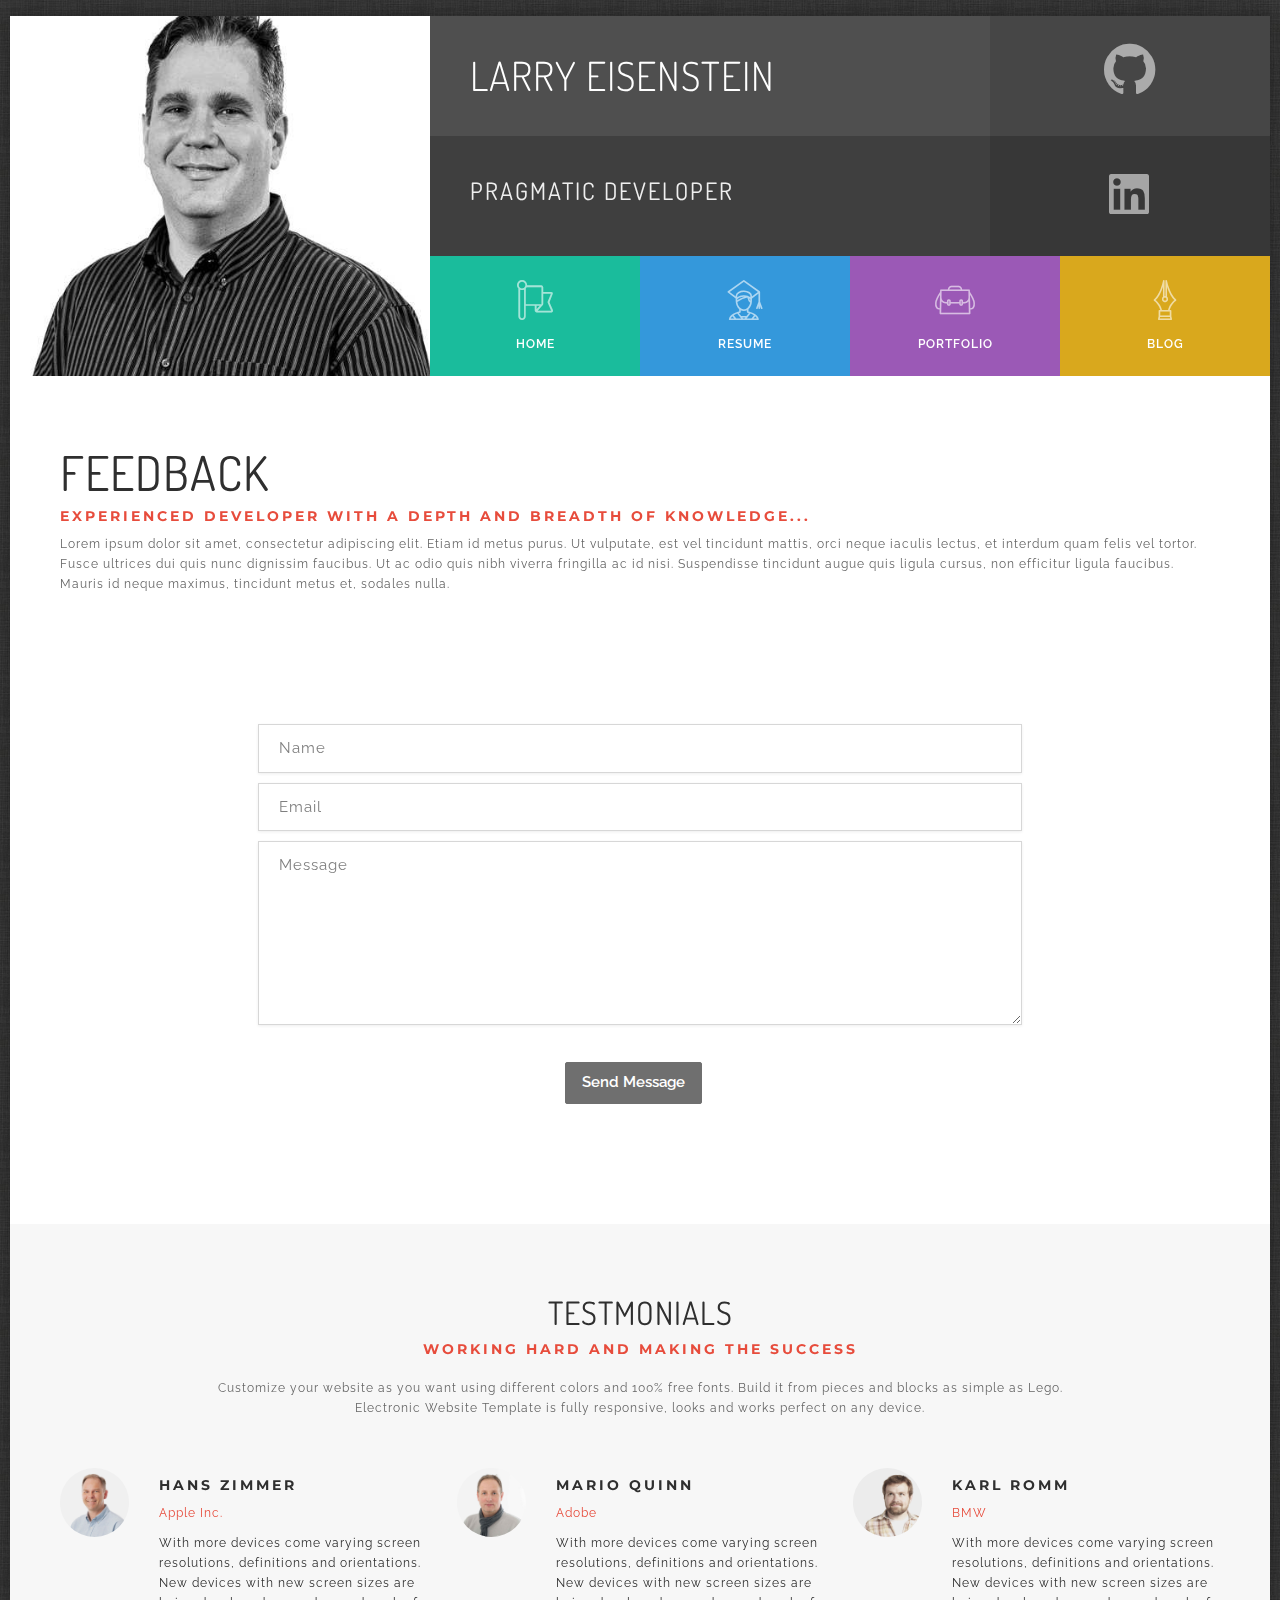
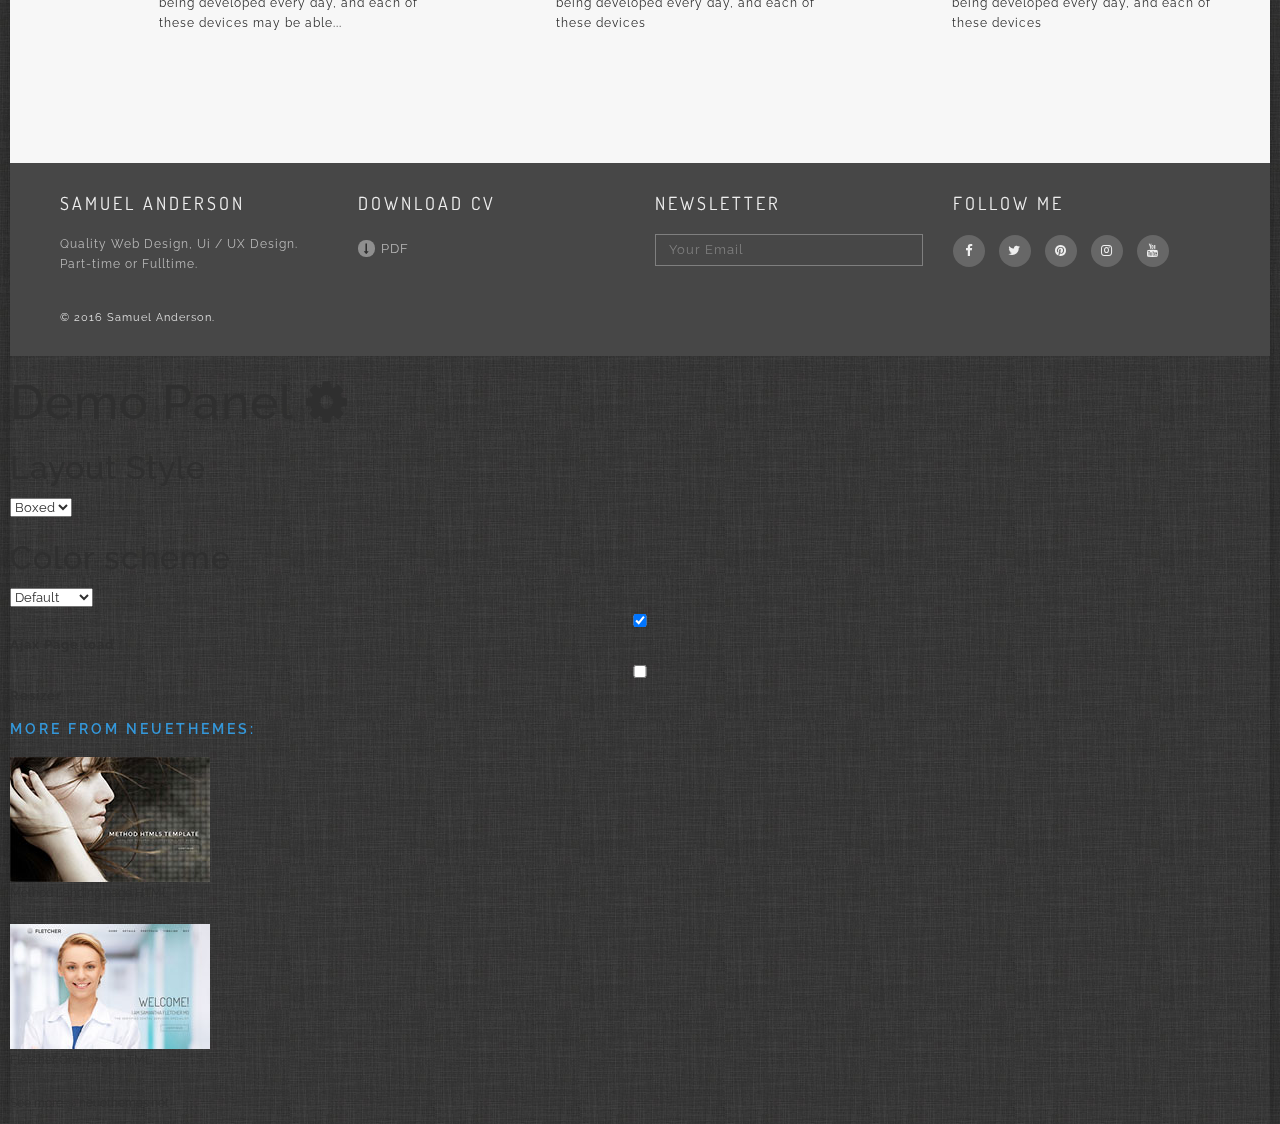
<file: feedback.html>
<!DOCTYPE html>
<html lang="en">

<head>
   <meta charset="UTF-8">
   <meta http-equiv="X-UA-Compatible" content="IE=edge">
   <meta name=viewport content="width=device-width, initial-scale=1">

   <title>Larry Eisenstein | Home</title>


   <!-- CSS -->
   <link href="https://maxcdn.bootstrapcdn.com/bootstrap/3.3.7/css/bootstrap.min.css" rel="stylesheet" type="text/css" />
   <link href="https://maxcdn.bootstrapcdn.com/font-awesome/4.7.0/css/font-awesome.min.css" rel="stylesheet" type="text/css" />
   <link href="assets/vendor/flaticons/flaticon.css"                 property='stylesheet' rel="stylesheet" type="text/css" media="screen"/>
   <link href="assets/vendor/hover/css/hover-min.css"                property='stylesheet' rel="stylesheet" type="text/css" media="screen"/>
   <link href="assets/vendor/wow/animate.css"                        property='stylesheet' rel="stylesheet" type="text/css" media="screen"/>
   <link href="assets/vendor/mfp/css/magnific-popup.css"             property='stylesheet' rel="stylesheet" type="text/css" media="screen"/>
   <!-- Custom styles -->
   <link href="assets/custom/css/simple.css"                          property='stylesheet' rel="stylesheet" type="text/css" media="screen"/>

   <style>
      #preloader {
         position: fixed;
         left: 0;
         top: 0;
         z-index: 99999;
         width: 100%;
         height: 100%;
         overflow: visible;
         background: #666666 url("assets/custom/images/preloader.gif") no-repeat center center; }
   </style>

</head>

<body class="boxed">

<!--Pre-Loader-->
<div id="preloader"></div>

<header>

   <section id="top-navigation" class="container-fluid nopadding">
      <div class="row nopadding ident ui-bg-color01">
         <!-- Photo -->
         <a href="#!">
            <div class="col-md-5 col-lg-4 vc-photo">&nbsp;</div>
         </a>
         <!-- /Photo -->
         <div class="col-md-7 col-lg-8 vc-name nopadding">
            <!-- Name-Position -->
            <div class="row nopadding name">
               <div class="col-md-8 name-title"><h2 class="font-accident-two-light uppercase">Larry Eisenstein</h2></div>



               <div class="col-md-4 nopadding name-pdf">
                  <a href="https://github.com/leisenstein" class="hvr-sweep-to-right"><i class="fa fa-github" title="GitHub"></i></a>
               </div>



            </div>
            <div class="row nopadding position">
               <div class="col-md-8 position-title">
                  <section class="">
                     <h4 class="clip is-full-width font-accident-two-normal uppercase">
                        <span>Pragmatic Developer</span>
                     </h4>
                  </section>
               </div>




               <div class="col-md-4 nopadding pdf">
                  <a href="https://www.linkedin.com/in/larryeisenstein" class="hvr-sweep-to-right">
                     <i class="flaticon-linkedin22" title="My LinkedIn Profile"></i>
                  </a>
               </div>




            </div>
            <!-- /Name-Position -->

            <!-- Main Navigation -->

            <ul id="nav" class="row nopadding cd-side-navigation">
               <li class="col-xs-6 col-sm-3 nopadding menuitem ui-menu-color01">
                  <a href="index.html" class="hvr-sweep-to-bottom"><i class="flaticon-insignia"></i><span>home</span></a>
               </li>
               <li class="col-xs-6 col-sm-3 nopadding menuitem ui-menu-color02">
                  <a href="resume.html" class="hvr-sweep-to-bottom"><i class="flaticon-graduation61"></i><span>resume</span></a>
               </li>
               <li class="col-xs-6 col-sm-3 nopadding menuitem ui-menu-color03">
                  <a href="portfolio.html" class="hvr-sweep-to-bottom"><i class="flaticon-book-bag2"></i><span>portfolio</span></a>
               </li>
               <li class="col-xs-6 col-sm-3 nopadding menuitem ui-menu-color06">
                  <a href="http://devmemoir.blogspot.com/"  target="_blank" class="hvr-sweep-to-bottom"><i class="flaticon-pens15"></i><span>blog</span></a>
               </li>
            </ul>

            <!-- /Main Navigation -->

         </div>
      </div>
   </section>

</header>

<!-- Container -->
<div class="content-wrap">

   <div id="feedback" class="inner-content">

      <section id="page-title" class="inner-section">
         <div class="container-fluid nopadding wow fadeInRight" data-wow-delay="0.4s" data-wow-offset="10">
            <h2 class="font-accident-two-normal uppercase">Feedback</h2>
            <h5 class="font-accident-one-bold uppercase subtitle">Experienced developer with a depth and breadth of knowledge...</h5>
            <p class="small fontcolor-medium">
               Lorem ipsum dolor sit amet, consectetur adipiscing elit. Etiam id metus purus. Ut vulputate, est vel tincidunt mattis, orci neque iaculis lectus, et interdum quam felis vel tortor. Fusce ultrices dui quis nunc dignissim faucibus. Ut ac odio quis nibh viverra fringilla ac id nisi. Suspendisse tincidunt augue quis ligula cursus, non efficitur ligula faucibus. Mauris id neque maximus, tincidunt metus et, sodales nulla.
            </p>
         </div>
      </section>

      <!-- Feedback Block -->
      <section class="inner-section feedback feedback-light">

         <div class="container-fluid nopadding">

            <div class="row">

               <div class="col-md-2">&nbsp;</div>
               <div class="col-md-8 e-centered wow fadeInDown" data-wow-delay="0.6s" data-wow-offset="10">
                  <div class="dividewhite2"></div>
                  <div id="form-messages"></div>
                  <form id="ajax-contact" method="post" action="assets/custom/php/form.php" class="wpcf7-form">
                     <div class="field">
                        <!--<label for="name">Name:</label>-->
                        <input type="text" id="name" name="name" placeholder="Name" required>
                     </div>

                     <div class="field">
                        <!--<label for="email">Email:</label>-->
                        <input type="email" id="email" name="email" placeholder="Email" required>
                     </div>

                     <div class="field">
                        <!--<label for="message">Message:</label>-->
                        <textarea id="message" name="message" placeholder="Message" rows="7" cols="30"  required></textarea>
                     </div>

                     <div class="dividewhite2"></div>

                     <div class="field text-center">
                        <button type="submit" class="btn btn-lg btn-darker">Send Message</button>
                     </div>
                  </form>
               </div>
               <div class="col-md-2">&nbsp;</div>
               <div class="col-md-12 divider-dynamic"></div>
            </div>

         </div>

         <div class="dividewhite6"></div>

      </section>
      <!-- /Feedback Block -->

      <!-- Testmonials Block -->
      <section id="testmonials" class="inner-section bg-color02">
         <div class="container-fluid nopadding">

            <div class="wow fadeInDown" data-wow-delay="0.4s" data-wow-offset="10">
               <h3 class="font-accident-two-normal uppercase text-center">Testmonials</h3>
               <h5 class="font-accident-one-bold uppercase text-center subtitle">Working hard and making the success</h5>
               <div class="dividewhite1"></div>
               <p class="small fontcolor-medium text-center">
                  Customize your website as you want using different colors and 100% free fonts. Build it from pieces and
                  blocks as simple as Lego. <br>
                  Electronic Website Template is fully responsive, looks and works perfect on any device.
               </p>
            </div>

            <div class="dividewhite4"></div>

            <div class="row">
               <div class="col-md-4 wow fadeInLeft" data-wow-delay="0.5s" data-wow-offset="10">
                  <div class="row">
                     <div class="col-xs-3">
                        <img src="assets/custom/images/userpic04.jpg" alt="Rachel James Johnes" class="img-responsive img-circle author-userpic">
                     </div>
                     <div class="col-xs-9">
                        <h5 class="font-accident-one-bold text-left uppercase">Hans Zimmer</h5>
                        <p class="small hovercolor">Apple Inc.</p>
                        <p class="text-left small">
                           With more devices come varying screen resolutions, definitions and orientations. New devices
                           with new screen sizes are being developed every day, and each of these devices may be able...
                        </p>
                     </div>
                  </div>
                  <div class="divider-dynamic"></div>
               </div>
               <div class="col-md-4 wow fadeInUp" data-wow-delay="0.5s" data-wow-offset="10">
                  <div class="row">
                     <div class="col-xs-3">
                        <img src="assets/custom/images/userpic02.jpg" alt="Rachel James Johnes" class="img-responsive img-circle author-userpic">
                     </div>
                     <div class="col-xs-9">
                        <h5 class="font-accident-one-bold text-left uppercase">Mario Quinn</h5>
                        <p class="small hovercolor">Adobe</p>
                        <p class="text-left small">
                           With more devices come varying screen resolutions, definitions and orientations. New devices
                           with new screen sizes are being developed every day, and each of these devices
                        </p>
                     </div>
                  </div>
                  <div class="divider-dynamic"></div>
               </div>
               <div class="col-md-4 wow fadeInRight" data-wow-delay="0.5s" data-wow-offset="10">
                  <div class="row">
                     <div class="col-xs-3">
                        <img src="assets/custom/images/userpic03.jpg" alt="Rachel James Johnes" class="img-responsive img-circle author-userpic">
                     </div>
                     <div class="col-xs-9">
                        <h5 class="font-accident-one-bold text-left uppercase">Karl Romm</h5>
                        <p class="small hovercolor">BMW</p>
                        <p class="text-left small">
                           With more devices come varying screen resolutions, definitions and orientations. New devices
                           with new screen sizes are being developed every day, and each of these devices
                        </p>
                     </div>
                  </div>
                  <div class="divider-dynamic"></div>
               </div>
            </div>

            <div class="dividewhite6"></div>

         </div>
      </section>
      <!-- /Testmonials Block -->

   </div>

</div>

<footer class="padding-50 ui-bg-color02">
   <div class="container-fluid nopadding">
      <div class="row wow fadeInDown" data-wow-delay=".2s" data-wow-offset="10">
         <div class="col-md-3">
            <h4 class="font-accident-two-normal uppercase">Samuel Anderson</h4>
            <p class="inline-block">
               Quality Web Design, Ui / UX Design. Part-time or Fulltime.
            </p>
            <div class="divider-dynamic"></div>
         </div>
         <div class="col-md-3 cv-link">
            <h4 class="font-accident-two-normal uppercase">Download CV</h4>
            <div class="dividewhite1"></div>
            <a href="assets/custom/docs/resume.pdf"><i class="fa fa-long-arrow-down" aria-hidden="true"></i>PDF</a>
            <div class="divider-dynamic"></div>
         </div>
         <div class="col-md-3">
            <h4 class="font-accident-two-normal uppercase">Newsletter</h4>
            <div class="dividewhite1"></div>
            <input class="newsletter-email" type="email" required="" name="ne" placeholder="Your Email">
            <!--<p>Lorem ipsum dolor sit amet...</p>-->
            <div class="divider-dynamic"></div>
         </div>
         <div class="col-md-3">
            <h4 class="font-accident-two-normal uppercase">Follow me</h4>
            <div class="follow">
               <ul class="list-inline social">
                  <li><a target="_blank" href="#" class="rst-icon-facebook"><i class="fa fa-facebook"></i></a></li>
                  <li><a target="_blank" href="#" class="rst-icon-twitter"><i class="fa fa-twitter"></i></a></li>
                  <li><a target="_blank" href="#" class="rst-icon-pinterest"><i class="fa fa-pinterest"></i></a></li>
                  <li><a target="_blank" href="#" class="rst-icon-instagram"><i class="fa fa-instagram"></i></a></li>
                  <li><a target="_blank" href="#" class="rst-icon-youtube"><i class="fa fa-youtube"></i></a></li>
               </ul>
            </div>
            <div class="divider-dynamic"></div>
         </div>
      </div>
      <div class="dividewhite1"></div>
      <div class="row wow fadeInDown" data-wow-delay=".4s" data-wow-offset="10">
         <div class="col-md-12 copyrights">
            <p>© 2016 Samuel Anderson.</p>
         </div>
      </div>
   </div>
</footer>

<div id="image-cache" class="hidden"></div>

<!-- JS -->
<script src="https://code.jquery.com/jquery-2.2.4.min.js"            type="text/javascript"></script>
<script src="https://maxcdn.bootstrapcdn.com/bootstrap/3.3.7/js/bootstrap.min.js" type="text/javascript"></script>
<script src="assets/vendor/imagesloaded/js/imagesloaded.pkgd.min.js" type="text/javascript"></script>
<script src="assets/vendor/isotope/js/isotope.pkgd.min.js"           type="text/javascript"></script>
<script src="assets/vendor/mfp/js/jquery.magnific-popup.min.js"      type="text/javascript"></script>
<script src="assets/vendor/circle-progress/circle-progress.js"       type="text/javascript"></script>
<script src="assets/vendor/waypoints/waypoints.min.js"               type="text/javascript"></script>
<script src="assets/vendor/anicounter/jquery.counterup.min.js"       type="text/javascript"></script>
<!--<script src="assets/vendor/wow/wow.min.js"                           type="text/javascript"></script>-->
<script src="assets/vendor/pjax/jquery.pjax.js"                      type="text/javascript"></script>
<script src="https://maps.google.com/maps/api/js"                    type="text/javascript"></script>
<!-- Remove this for disable demo panel script -->
<script src="assets/vendor/styleselector/styleselector.js"           type="text/javascript"></script>
<!-- Custom scripts -->
<script src="assets/custom/js/custom.js"                             type="text/javascript"></script>

</body>
</html>
</file>
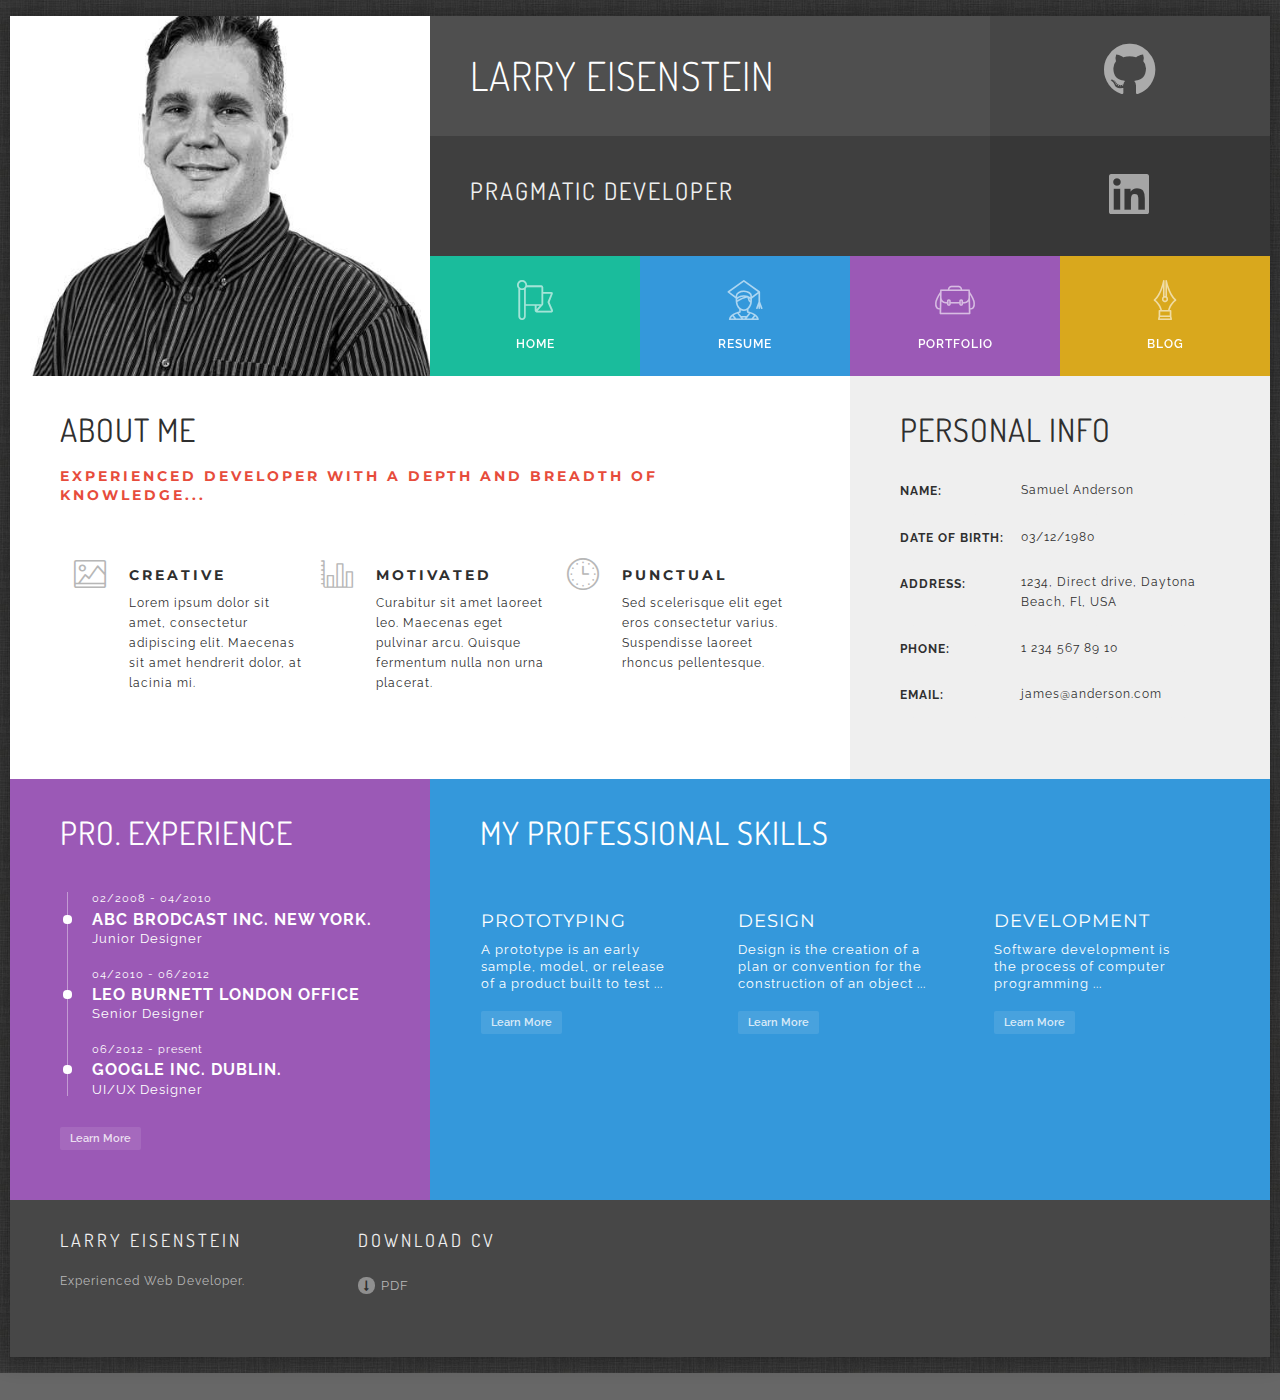
<file: home.html>
<!DOCTYPE html>
<html lang="en">

<head>
   <meta charset="UTF-8">
   <meta http-equiv="X-UA-Compatible" content="IE=edge">
   <meta name=viewport content="width=device-width, initial-scale=1">

   <title>Larry Eisenstein | Home</title>


   <!-- CSS -->
   <link href="https://maxcdn.bootstrapcdn.com/bootstrap/3.3.7/css/bootstrap.min.css" rel="stylesheet" type="text/css" />
   <link href="https://maxcdn.bootstrapcdn.com/font-awesome/4.7.0/css/font-awesome.min.css" rel="stylesheet" type="text/css" />
   <link href="assets/vendor/flaticons/flaticon.css"                 rel="stylesheet" type="text/css" />
   <link href="assets/vendor/hover/css/hover-min.css"                rel="stylesheet" type="text/css" />
   <link href="assets/vendor/wow/animate.css"                        rel="stylesheet" type="text/css" />
   <link href="assets/vendor/mfp/css/magnific-popup.css"             rel="stylesheet" type="text/css" />
   <!-- Custom styles -->
   <link href="assets/custom/css/simple.css"                         rel="stylesheet" type="text/css" />

   <style>
      #preloader {
         position: fixed;
         left: 0;
         top: 0;
         z-index: 99999;
         width: 100%;
         height: 100%;
         overflow: visible;
         background: #666666 url("assets/custom/images/preloader.gif") no-repeat center center; }
   </style>

</head>

<body class="boxed">

<!--Pre-Loader-->
<div id="preloader"></div>

<header>

   <section id="top-navigation" class="container-fluid nopadding">
      <div class="row nopadding ident ui-bg-color01">
         <!-- Photo -->
         <a href="#!">
            <div class="col-md-5 col-lg-4 vc-photo">&nbsp;</div>
         </a>
         <!-- /Photo -->
         <div class="col-md-7 col-lg-8 vc-name nopadding">
            <!-- Name-Position -->
            <div class="row nopadding name">
               <div class="col-md-8 name-title"><h2 class="font-accident-two-light uppercase">Larry Eisenstein</h2></div>



               <div class="col-md-4 nopadding name-pdf">
                  <a href="https://github.com/leisenstein" class="hvr-sweep-to-right"><i class="fa fa-github" title="GitHub"></i></a>
               </div>



            </div>
            <div class="row nopadding position">
               <div class="col-md-8 position-title">
                  <section class="">
                     <h4 class="clip is-full-width font-accident-two-normal uppercase">
                        <span>Pragmatic Developer</span>
                     </h4>
                  </section>
               </div>




               <div class="col-md-4 nopadding pdf">
                  <a href="https://www.linkedin.com/in/larryeisenstein" class="hvr-sweep-to-right">
                     <i class="flaticon-linkedin22" title="My LinkedIn Profile"></i>
                  </a>
               </div>




            </div>
            <!-- /Name-Position -->

            <!-- Main Navigation -->

            <ul id="nav" class="row nopadding cd-side-navigation">
               <li class="col-xs-6 col-sm-3 nopadding menuitem ui-menu-color01">
                  <a href="index.html" class="hvr-sweep-to-bottom"><i class="flaticon-insignia"></i><span>home</span></a>
               </li>
               <li class="col-xs-6 col-sm-3 nopadding menuitem ui-menu-color02">
                  <a href="resume.html" class="hvr-sweep-to-bottom"><i class="flaticon-graduation61"></i><span>resume</span></a>
               </li>
               <li class="col-xs-6 col-sm-3 nopadding menuitem ui-menu-color03">
                  <a href="portfolio.html" class="hvr-sweep-to-bottom"><i class="flaticon-book-bag2"></i><span>portfolio</span></a>
               </li>
               <li class="col-xs-6 col-sm-3 nopadding menuitem ui-menu-color06">
                  <a href="http://devmemoir.blogspot.com/"  target="_blank" class="hvr-sweep-to-bottom"><i class="flaticon-pens15"></i><span>blog</span></a>
               </li>
            </ul>

            <!-- /Main Navigation -->

         </div>
      </div>
   </section>

</header>

<!-- Container -->
<div class="content-wrap">

   <section id="homesection" class="container-fluid nopadding">

      <div class="m-details row nopadding bg-color01">

         <div class="col-md-8 nopadding">
            <div class="padding-50 wow fadeInDown" data-wow-delay="0.2s" data-wow-offset="10">
               <div class="row nopadding">
                  <div class="col-md-12 nopadding">
                     <h3 class="font-accident-two-normal uppercase">About me</h3>
                     <div class="quote">
                        <h5 class="font-accident-one-bold uppercase subtitle">Experienced developer with a depth and breadth of knowledge...</h5>
                        <div class="dividewhite1"></div>
                        <!--<p class="small">-->
                           <!--Customize your website as you want using different colors and 100% free fonts.-->
                        <!--</p>-->
                        <div class="dividewhite2"></div>
                     </div>
                  </div>
               </div>
               <div class="divider-dynamic"></div>
               <div class="row nopadding">
                  <div class="col-md-4 infoblock nopadding">
                     <div class="row">
                        <div class="col-sm-1 col-md-3"><i class="flaticon-photo246"></i><div class="dividewhite1"></div></div>
                        <div class="col-sm-11 col-md-9">
                           <h5 class="font-accident-one-bold uppercase">Creative</h5>
                           <p class="small">
                              Lorem ipsum dolor sit amet, consectetur adipiscing elit. Maecenas sit amet hendrerit dolor, at lacinia mi.
                           </p>
                        </div>
                     </div>
                     <div class="divider-dynamic"></div>
                  </div>
                  <div class="col-md-4 infoblock nopadding">
                     <div class="row">
                        <div class="col-sm-1 col-md-3"><i class="flaticon-stats47"></i><div class="dividewhite1"></div></div>
                        <div class="col-sm-11 col-md-9">
                           <h5 class="font-accident-one-bold uppercase">Motivated</h5>
                           <p class="small">
                              Curabitur sit amet laoreet leo. Maecenas eget pulvinar arcu. Quisque fermentum nulla non urna placerat.
                           </p>
                        </div>
                     </div>
                     <div class="divider-dynamic"></div>
                  </div>
                  <div class="col-md-4 infoblock nopadding">
                     <div class="row">
                        <div class="col-sm-1 col-md-3"><i class="flaticon-clocks18"></i><div class="dividewhite1"></div></div>
                        <div class="col-sm-11 col-md-9">
                           <h5 class="font-accident-one-bold uppercase">Punctual</h5>
                           <p class="small">
                              Sed scelerisque elit eget eros consectetur varius. Suspendisse laoreet rhoncus pellentesque.
                           </p>
                        </div>
                     </div>
                     <div class="divider-dynamic"></div>
                  </div>
               </div>
            </div>
         </div>

         <div class="col-md-4 personal nopadding ui-block-color01">
            <div class="padding-50 wow fadeInRight" data-wow-delay="0.4s" data-wow-offset="10">
               <h3 class="font-accident-two-normal uppercase">Personal Info</h3>
               <div class="dividewhite3"></div>
               <div>
                  <div class="fullwidth box">
                     <div class="one"><p class="small uppercase">Name:</p></div>
                     <div class="two"><p class="small">Samuel Anderson</p></div>
                  </div>
                  <div class="fullwidth box">
                     <div class="one"><p class="small uppercase text-nowrap">Date of Birth:</p></div>
                     <div class="two"><p class="small">03/12/1980</p></div>
                  </div>
                  <div class="fullwidth box">
                     <div class="one"><p class="small uppercase">Address:</p></div>
                     <div class="two"><p class="small">1234, Direct drive, Daytona Beach, Fl, USA</p></div>
                  </div>
                  <div class="fullwidth box">
                     <div class="one"><p class="small uppercase">Phone:</p></div>
                     <div class="two"><p class="small">1 234 567 89 10</p></div>
                  </div>
                  <div class="fullwidth box">
                     <div class="one"><p class="small uppercase">Email:</p></div>
                     <div class="two"><p class="small">james@anderson.com</p></div>
                  </div>
               </div>
               <div class="dividewhite1"></div>
            </div>
         </div>

      </div>

      <div class="row nopadding ui-block-color02">

         <div class="col-md-4 pro-experience nopadding">
            <div class="padding-50 wow fadeInRight" data-wow-delay="0.6s" data-wow-offset="5">
               <h3 class="font-accident-two-normal uppercase">Pro. Experience</h3>
               <div class="dividewhite4"></div>
               <div class="experience">
                  <ul class="">
                     <li class="date">02/2008 - 04/2010</li>
                     <li class="company uppercase">
                        <a>
                           ABC Brodcast Inc. New York.
                        </a>
                     </li>
                     <li class="position">Junior Designer</li>
                  </ul>
                  <ul class="">
                     <li class="date">04/2010 - 06/2012</li>
                     <li class="company uppercase">
                        <a>
                           Leo Burnett London Office
                        </a>
                     </li>
                     <li class="position">Senior Designer</li>
                  </ul>
                  <ul class="">
                     <li class="date">06/2012 - present</li>
                     <li class="company uppercase">
                        <a>
                           Google Inc. Dublin.
                        </a>
                     </li>
                     <li class="position">UI/UX Designer</li>
                  </ul>
               </div>
               <a href="#!" class="btn btn-wh-trans btn-xs">Learn More</a>
               <div class="dividewhite1"></div>
            </div>
         </div>

         <div class="col-md-8 circle-skills nopadding ui-block-color03">
            <div class="padding-50 wow fadeInLeft" data-wow-delay="0.6s" data-wow-offset="5">
               <h3 class="font-accident-two-normal uppercase">My Professional skills</h3>
               <div class="dividewhite1"></div>
               <div class="row">
                  <div class="col-sm-4 nopadding">
                     <div class="progressbar" data-animate="false">
                        <div class="circle font-accident-one-normal" data-percent="72.5">
                           <div></div>
                           <h4 class="font-accident-one-normal uppercase">Prototyping</h4>
                           <p class="font-regular-normal">
                              A prototype is an early sample, model, or release of a product built to test ...
                           </p>
                           <a href="#!" class="btn btn-wh-trans btn-xs">Learn More</a>
                        </div>
                     </div>
                  </div>
                  <div class="col-sm-4 nopadding">
                     <div class="progressbar" data-animate="false">
                        <div class="circle font-accident-one-normal" data-percent="94.5">
                           <div></div>
                           <h4 class="font-accident-one-normal uppercase">Design</h4>
                           <p class="font-regular-normal">
                              Design is the creation of a plan or convention for the construction of an object ...
                           </p>
                           <a href="#!" class="btn btn-wh-trans btn-xs">Learn More</a>
                        </div>
                     </div>
                  </div>
                  <div class="col-sm-4 nopadding">
                     <div class="progressbar" data-animate="false">
                        <div class="circle font-accident-one-normal" data-percent="30.5">
                           <div></div>
                           <h4 class="font-accident-one-normal uppercase">Development</h4>
                           <p class="font-regular-normal">
                              Software development is the process of computer programming ...
                           </p>
                           <a href="#!" class="btn btn-wh-trans btn-xs">Learn More</a>
                        </div>
                     </div>
                  </div>
               </div>
            </div>
         </div>

      </div>

   </section>

</div>


<footer class="padding-50 ui-bg-color02">
   <div class="container-fluid nopadding">
      <div class="row wow fadeInDown" data-wow-delay=".2s" data-wow-offset="10">
         <div class="col-md-3">
            <h4 class="font-accident-two-normal uppercase">Larry Eisenstein</h4>
            <p class="inline-block">
               Experienced Web Developer.
            </p>
            <div class="divider-dynamic"></div>
         </div>
         <div class="col-md-3 cv-link">
            <h4 class="font-accident-two-normal uppercase">Download CV</h4>
            <div class="dividewhite1"></div>
            <a href="assets/custom/docs/resume.pdf"><i class="fa fa-long-arrow-down" aria-hidden="true"></i>PDF</a>
            <div class="divider-dynamic"></div>
         </div>
        
      </div>
      <div class="dividewhite1"></div>
      <div class="row wow fadeInDown" data-wow-delay=".4s" data-wow-offset="10">
         <div class="col-md-12 copyrights">
            <p></p>
         </div>
      </div>
   </div>
</footer>
<div id="image-cache" class="hidden"></div>

<!-- JS -->
<script src="https://code.jquery.com/jquery-2.2.4.min.js"            type="text/javascript"></script>
<script src="https://maxcdn.bootstrapcdn.com/bootstrap/3.3.7/js/bootstrap.min.js" type="text/javascript"></script>
<script src="assets/vendor/imagesloaded/js/imagesloaded.pkgd.min.js" type="text/javascript"></script>
<script src="assets/vendor/isotope/js/isotope.pkgd.min.js"           type="text/javascript"></script>
<script src="assets/vendor/mfp/js/jquery.magnific-popup.min.js"      type="text/javascript"></script>
<script src="assets/vendor/circle-progress/circle-progress.js"       type="text/javascript"></script>
<script src="assets/vendor/waypoints/waypoints.min.js"               type="text/javascript"></script>
<script src="assets/vendor/anicounter/jquery.counterup.min.js"       type="text/javascript"></script>
<!--<script src="assets/vendor/wow/wow.min.js"                           type="text/javascript"></script>-->
<script src="assets/vendor/pjax/jquery.pjax.js"                      type="text/javascript"></script>
<script src="https://maps.google.com/maps/api/js"                    type="text/javascript"></script>

<!-- Custom scripts -->
<script src="assets/custom/js/custom.js"                             type="text/javascript"></script>

</body>

</html>
</file>
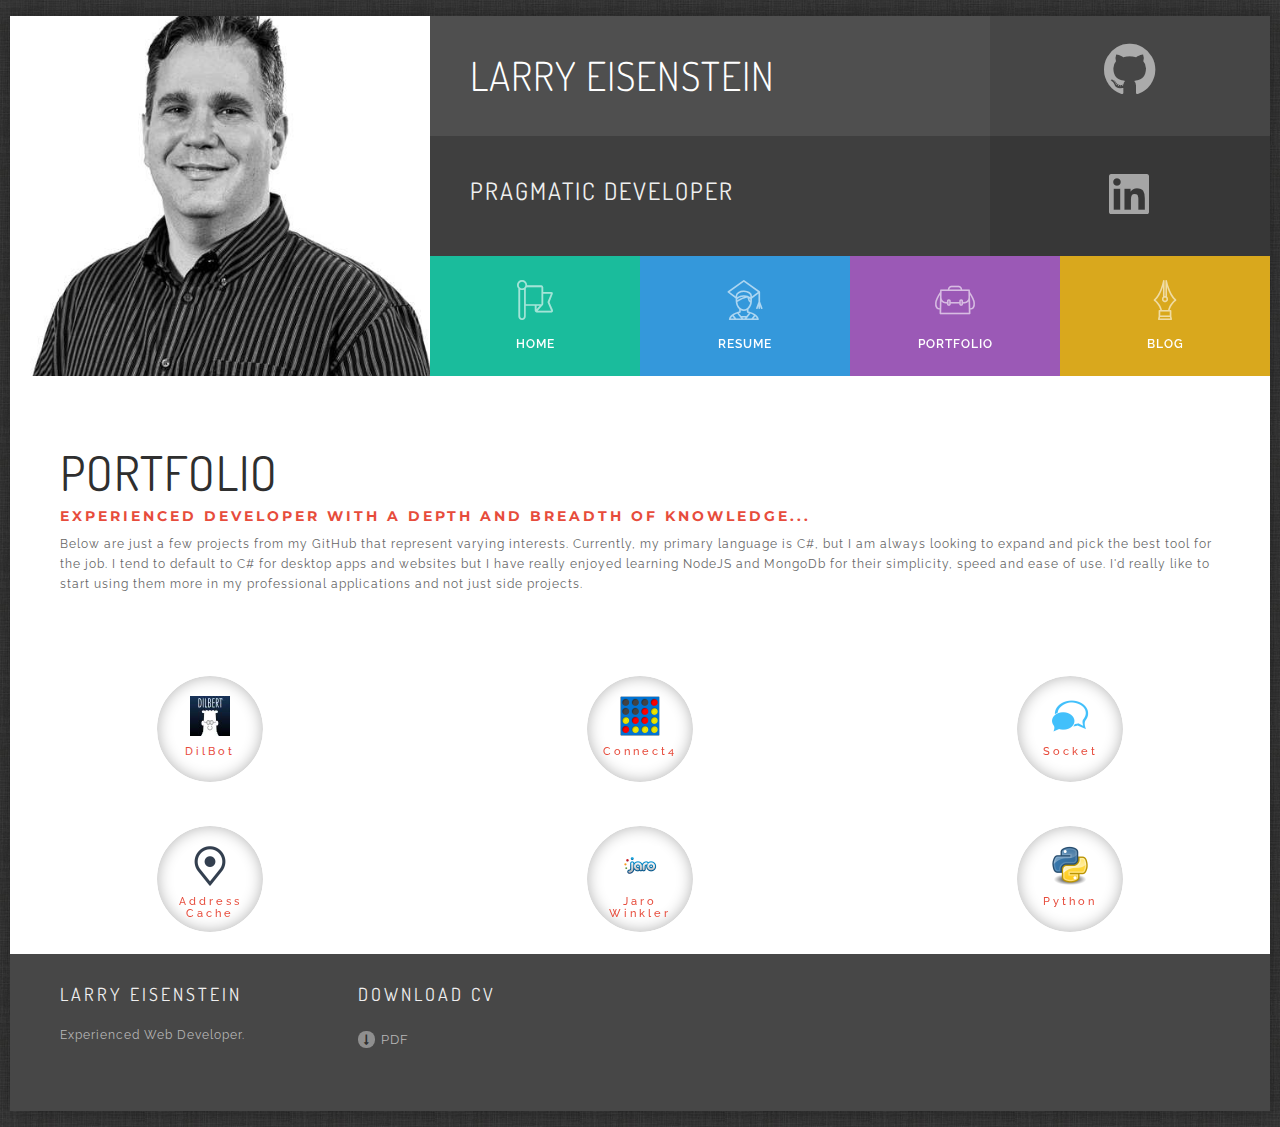
<file: portfolio.html>
<!DOCTYPE html>
<html lang="en">

<head>
   <meta charset="UTF-8">
   <meta http-equiv="X-UA-Compatible" content="IE=edge">
   <meta name=viewport content="width=device-width, initial-scale=1">

   <title>Larry Eisenstein | Home</title>


   <!-- CSS -->
   <link href="https://maxcdn.bootstrapcdn.com/bootstrap/3.3.7/css/bootstrap.min.css" rel="stylesheet" type="text/css" />
   <link href="https://maxcdn.bootstrapcdn.com/font-awesome/4.7.0/css/font-awesome.min.css" rel="stylesheet" type="text/css" />
   <link href="assets/vendor/flaticons/flaticon.css"                 rel="stylesheet" type="text/css" />
   <link href="assets/vendor/hover/css/hover-min.css"                rel="stylesheet" type="text/css" />
   <link href="assets/vendor/wow/animate.css"                        rel="stylesheet" type="text/css" />
   <link href="assets/vendor/mfp/css/magnific-popup.css"             rel="stylesheet" type="text/css" />
   <!-- Custom styles -->
   <link href="assets/custom/css/simple.css"                         rel="stylesheet" type="text/css" />

   <style>
      #preloader {
         position: fixed;
         left: 0;
         top: 0;
         z-index: 99999;
         width: 100%;
         height: 100%;
         overflow: visible;
         background: #666666 url("assets/custom/images/preloader.gif") no-repeat center center; }
   </style>

</head>

<body class="boxed">

<!--Pre-Loader-->
<div id="preloader"></div>

<header>

   <section id="top-navigation" class="container-fluid nopadding">
      <div class="row nopadding ident ui-bg-color01">
         <!-- Photo -->
         <a href="#!">
            <div class="col-md-5 col-lg-4 vc-photo">&nbsp;</div>
         </a>
         <!-- /Photo -->
         <div class="col-md-7 col-lg-8 vc-name nopadding">
            <!-- Name-Position -->
            <div class="row nopadding name">
               <div class="col-md-8 name-title"><h2 class="font-accident-two-light uppercase">Larry Eisenstein</h2></div>



               <div class="col-md-4 nopadding name-pdf">
                  <a href="https://github.com/leisenstein" class="hvr-sweep-to-right"><i class="fa fa-github" title="GitHub"></i></a>
               </div>



            </div>
            <div class="row nopadding position">
               <div class="col-md-8 position-title">
                  <section class="">
                     <h4 class="clip is-full-width font-accident-two-normal uppercase">
                        <span>Pragmatic Developer</span>
                     </h4>
                  </section>
               </div>




               <div class="col-md-4 nopadding pdf">
                  <a href="https://www.linkedin.com/in/larryeisenstein" class="hvr-sweep-to-right">
                     <i class="flaticon-linkedin22" title="My LinkedIn Profile"></i>
                  </a>
               </div>




            </div>
            <!-- /Name-Position -->

            <!-- Main Navigation -->

            <ul id="nav" class="row nopadding cd-side-navigation">
               <li class="col-xs-6 col-sm-3 nopadding menuitem ui-menu-color01">
                  <a href="index.html" class="hvr-sweep-to-bottom"><i class="flaticon-insignia"></i><span>home</span></a>
               </li>
               <li class="col-xs-6 col-sm-3 nopadding menuitem ui-menu-color02">
                  <a href="resume.html" class="hvr-sweep-to-bottom"><i class="flaticon-graduation61"></i><span>resume</span></a>
               </li>
               <li class="col-xs-6 col-sm-3 nopadding menuitem ui-menu-color03">
                  <a href="portfolio.html" class="hvr-sweep-to-bottom"><i class="flaticon-book-bag2"></i><span>portfolio</span></a>
               </li>
               <li class="col-xs-6 col-sm-3 nopadding menuitem ui-menu-color06">
                  <a href="http://devmemoir.blogspot.com/" target="_blank"  class="hvr-sweep-to-bottom"><i class="flaticon-pens15"></i><span>blog</span></a>
               </li>
            </ul>

            <!-- /Main Navigation -->

         </div>
      </div>
   </section>

</header>

<!-- Container -->
<div class="content-wrap">

   <div id="portfolio" class="inner-content">

      <section id="page-title" class="inner-section">
         <div class="container-fluid nopadding wow fadeInRight" data-wow-delay="0.2s" data-wow-offset="10">
            <h2 class="font-accident-two-normal uppercase">Portfolio</h2>
            <h5 class="font-accident-one-bold uppercase subtitle">Experienced developer with a depth and breadth of knowledge...</h5>
            <p class="small fontcolor-medium">
               Below are just a few projects from my GitHub that represent varying interests.  Currently, my primary language is C#, but I am always looking to expand and pick the best tool for the job. I tend to default to C# for desktop apps and websites but I have really enjoyed learning NodeJS and MongoDb for their simplicity, speed and ease of use.  I'd really like to start using them more in my professional applications and not just side projects.
            </p>
         </div>
      </section>

     

      <!-- Portfolio Block -->
      
      <div class="row">
         <div class="col-md-4">
            <div class="ui-item">
               <a  target="_blank" href="https://github.com/leisenstein/dilbot"><img src="assets/custom/images/dilbert-80.jpg" data-toggle="tooltip" title="NodeJS API that serves Dilbert cartoons to a Slack command." class="img-responsive"></a>
               <h6><a  target="_blank" href="https://github.com/leisenstein/dilbot">DilBot</a></h6>
            </div>
         </div>

         <div class="col-md-4">
            <div class="ui-item">
               <a  target="_blank" href="https://github.com/leisenstein/connect4-node"><img src="assets/custom/images/connect4-80.png" data-toggle="tooltip" title="NodeJS app that allows 2 player Connect4. No UI yet, just Console." class="img-responsive"></a>
               <h6><a  target="_blank" href="https://github.com/leisenstein/connect4-node">Connect4</a></h6>
            </div>
         </div>

         <div class="col-md-4">
            <div class="ui-item">
               <a  target="_blank" href="https://github.com/leisenstein/CompleteNodeJS_SocketChat"><img src="assets/custom/images/socket-80.png" data-toggle="tooltip" title="NodeJS sample chat app that uses socket.io." class="img-responsive"></a>
               <h6><a  target="_blank" href="https://github.com/leisenstein/CompleteNodeJS_SocketChat">Socket</a></h6>
            </div>
         </div>
      </div>





      
      <div class="row">
         <div class="col-md-4">
            <div class="ui-item">
               <a  target="_blank" href="https://github.com/leisenstein/node-address-cache"><img src="assets/custom/images/address-80.png" data-toggle="tooltip" title="NodeJS/MongoDb app that caches GeoCoded address to avoid expensive Google geocoding." class="img-responsive"></a>
               <h6><a  target="_blank" href="https://github.com/leisenstein/node-address-cache">Address Cache</a></h6>
            </div>
         </div>




         <div class="col-md-4">
            <div class="ui-item">
               <a  target="_blank" href="https://github.com/leisenstein/JaroWinkler"><img src="assets/custom/images/jaro-80.png" data-toggle="tooltip" title=".NET app to test Jara-Winkler fuzzy name matching." class="img-responsive"></a>
               <h6><a  target="_blank" href="https://github.com/leisenstein/JaroWinkler">Jaro <br/>Winkler</a></h6>
            </div>
         </div>
         <div class="col-md-4">
            <div class="ui-item">
               <a  target="_blank" href="https://github.com/leisenstein/PythonScripts"><img src="assets/custom/images/python-80.png" data-toggle="tooltip" title="Starter project for some Python scripts. Especially good for scripting mass file system changes." class="img-responsive"></a>
               <h6><a  target="_blank" href="https://github.com/leisenstein/PythonScripts">Python</a></h6>
            </div>
         </div>
      </div>





      <!-- /Portfolio Block -->

   </div>

</div>

<footer class="padding-50 ui-bg-color02">
   <div class="container-fluid nopadding">
      <div class="row wow fadeInDown" data-wow-delay=".2s" data-wow-offset="10">
         <div class="col-md-3">
            <h4 class="font-accident-two-normal uppercase">Larry Eisenstein</h4>
            <p class="inline-block">
               Experienced Web Developer.
            </p>
            <div class="divider-dynamic"></div>
         </div>
         <div class="col-md-3 cv-link">
            <h4 class="font-accident-two-normal uppercase">Download CV</h4>
            <div class="dividewhite1"></div>
            <a href="assets/custom/docs/resume.pdf"><i class="fa fa-long-arrow-down" aria-hidden="true"></i>PDF</a>
            <div class="divider-dynamic"></div>
         </div>
        
      </div>
      <div class="dividewhite1"></div>
      <div class="row wow fadeInDown" data-wow-delay=".4s" data-wow-offset="10">
         <div class="col-md-12 copyrights">
            <p></p>
         </div>
      </div>
   </div>
</footer>

<div id="image-cache" class="hidden"></div>

<!-- JS -->
<script src="https://code.jquery.com/jquery-2.2.4.min.js"            type="text/javascript"></script>
<script src="https://maxcdn.bootstrapcdn.com/bootstrap/3.3.7/js/bootstrap.min.js" type="text/javascript"></script>
<!-- <script src="assets/vendor/imagesloaded/js/imagesloaded.pkgd.min.js" type="text/javascript"></script> -->
<!-- <script src="assets/vendor/isotope/js/isotope.pkgd.min.js"           type="text/javascript"></script> -->
<script src="assets/vendor/mfp/js/jquery.magnific-popup.min.js"      type="text/javascript"></script>
<!-- <script src="assets/vendor/circle-progress/circle-progress.js"       type="text/javascript"></script> -->
<!-- <script src="assets/vendor/waypoints/waypoints.min.js"               type="text/javascript"></script> -->
<script src="assets/vendor/anicounter/jquery.counterup.min.js"       type="text/javascript"></script>
<!--<script src="assets/vendor/wow/wow.min.js"                           type="text/javascript"></script>-->
<!-- <script src="assets/vendor/pjax/jquery.pjax.js"                      type="text/javascript"></script>
<script src="https://maps.google.com/maps/api/js"                    type="text/javascript"></script>
 -->
<!-- Custom scripts -->
<script src="assets/custom/js/simple.js"                             type="text/javascript"></script>

</body>
</html>
</file>
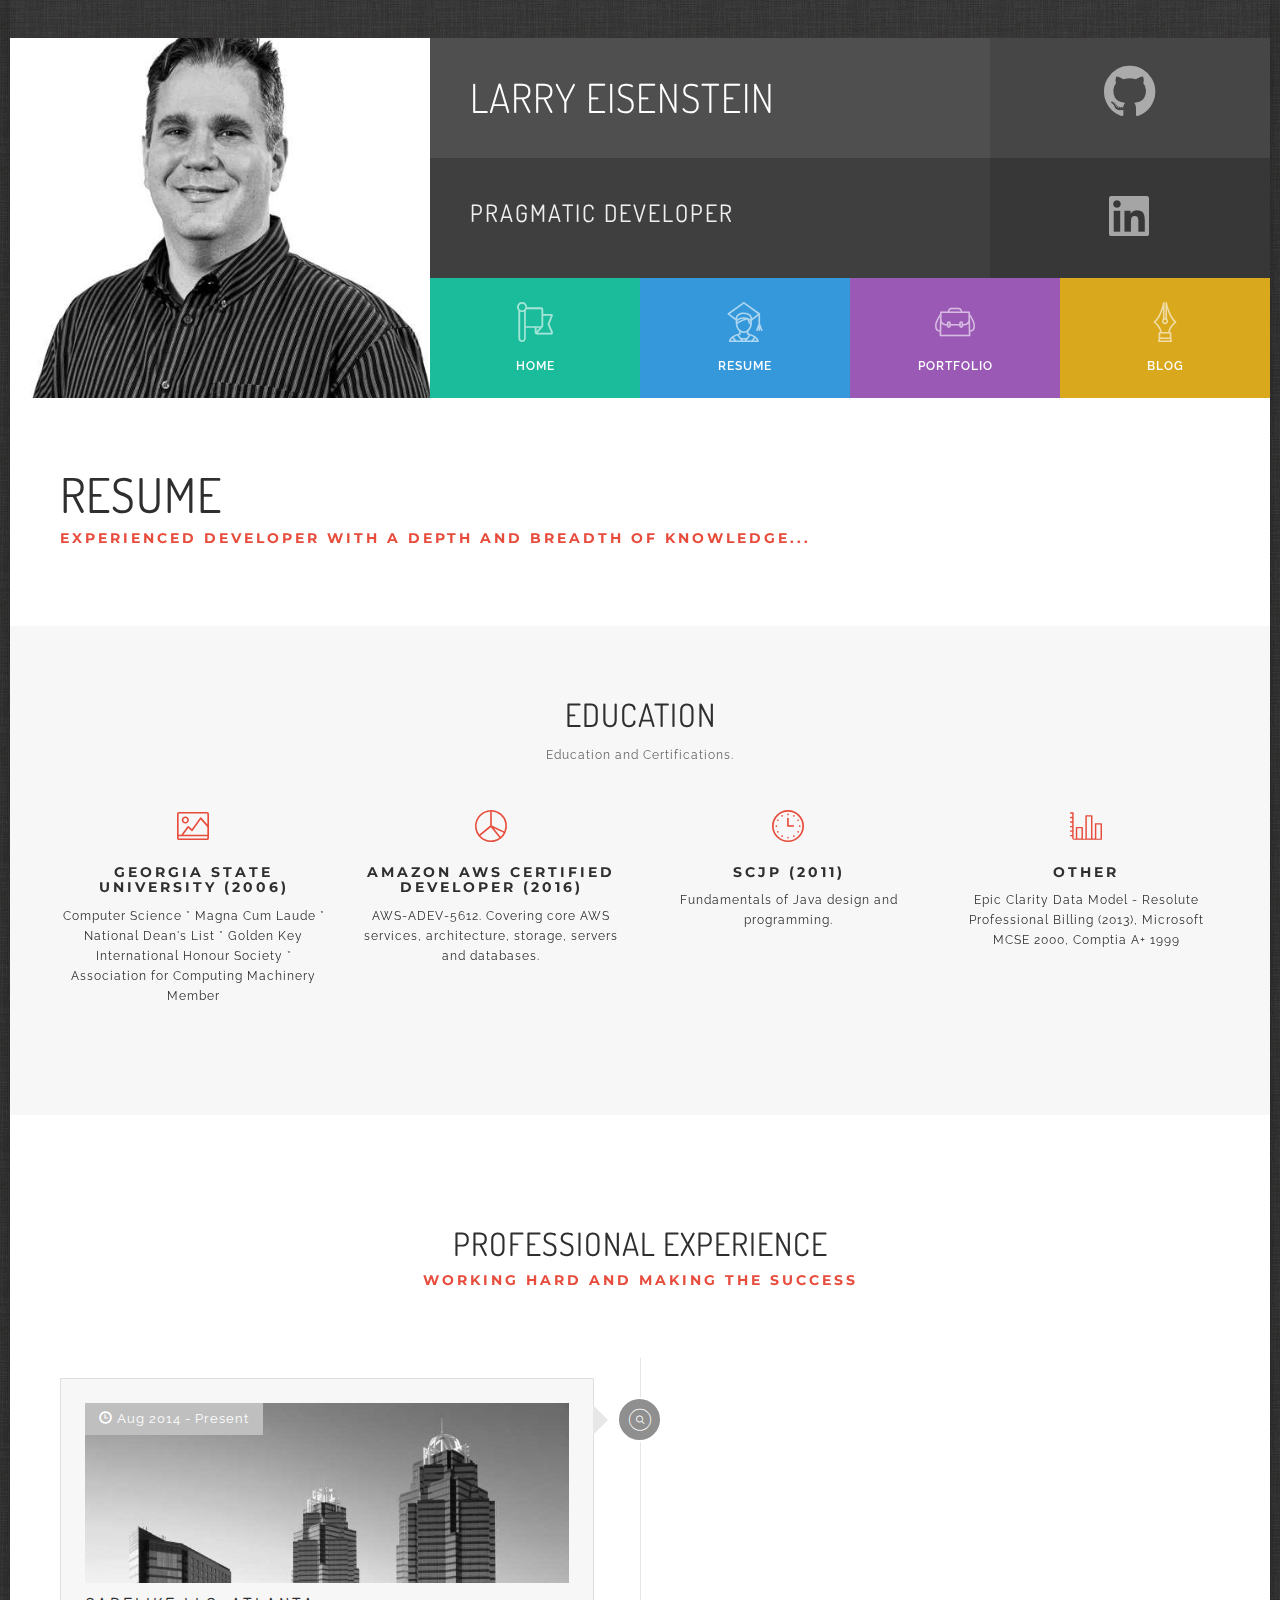
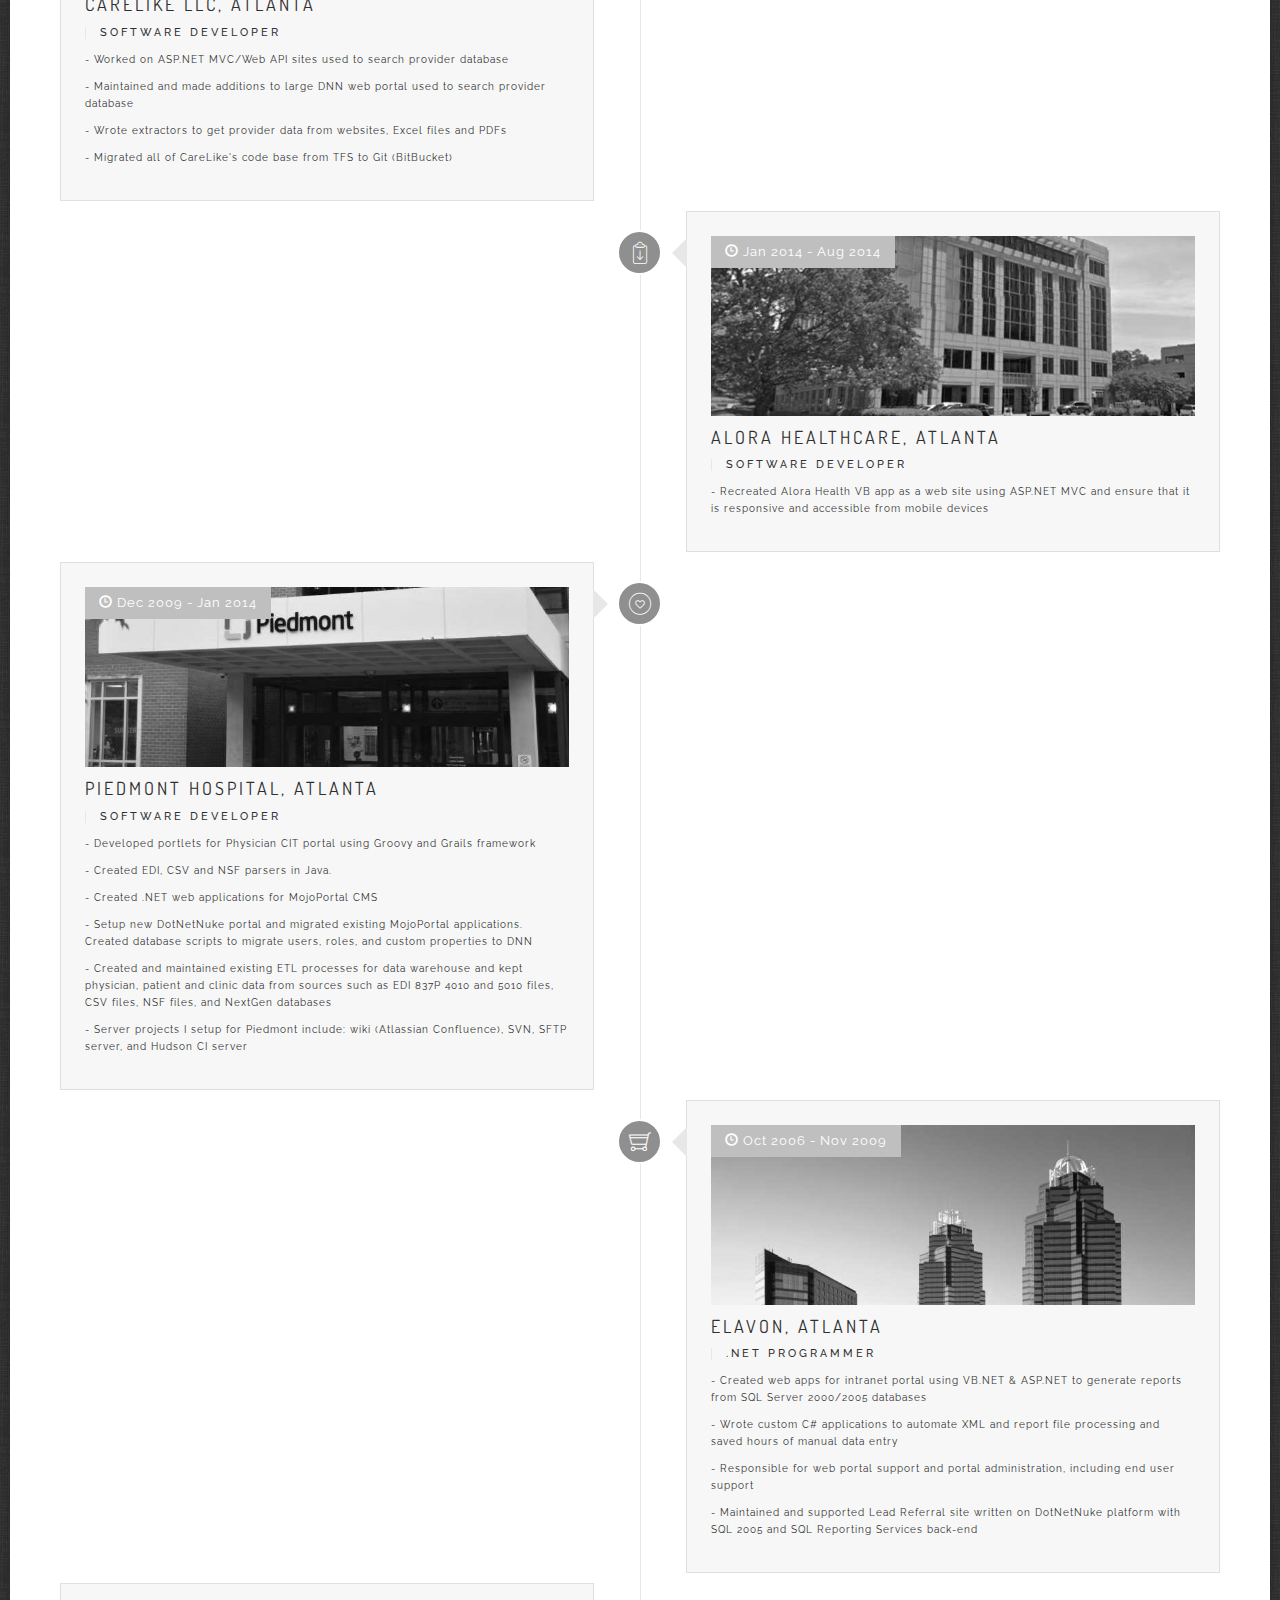
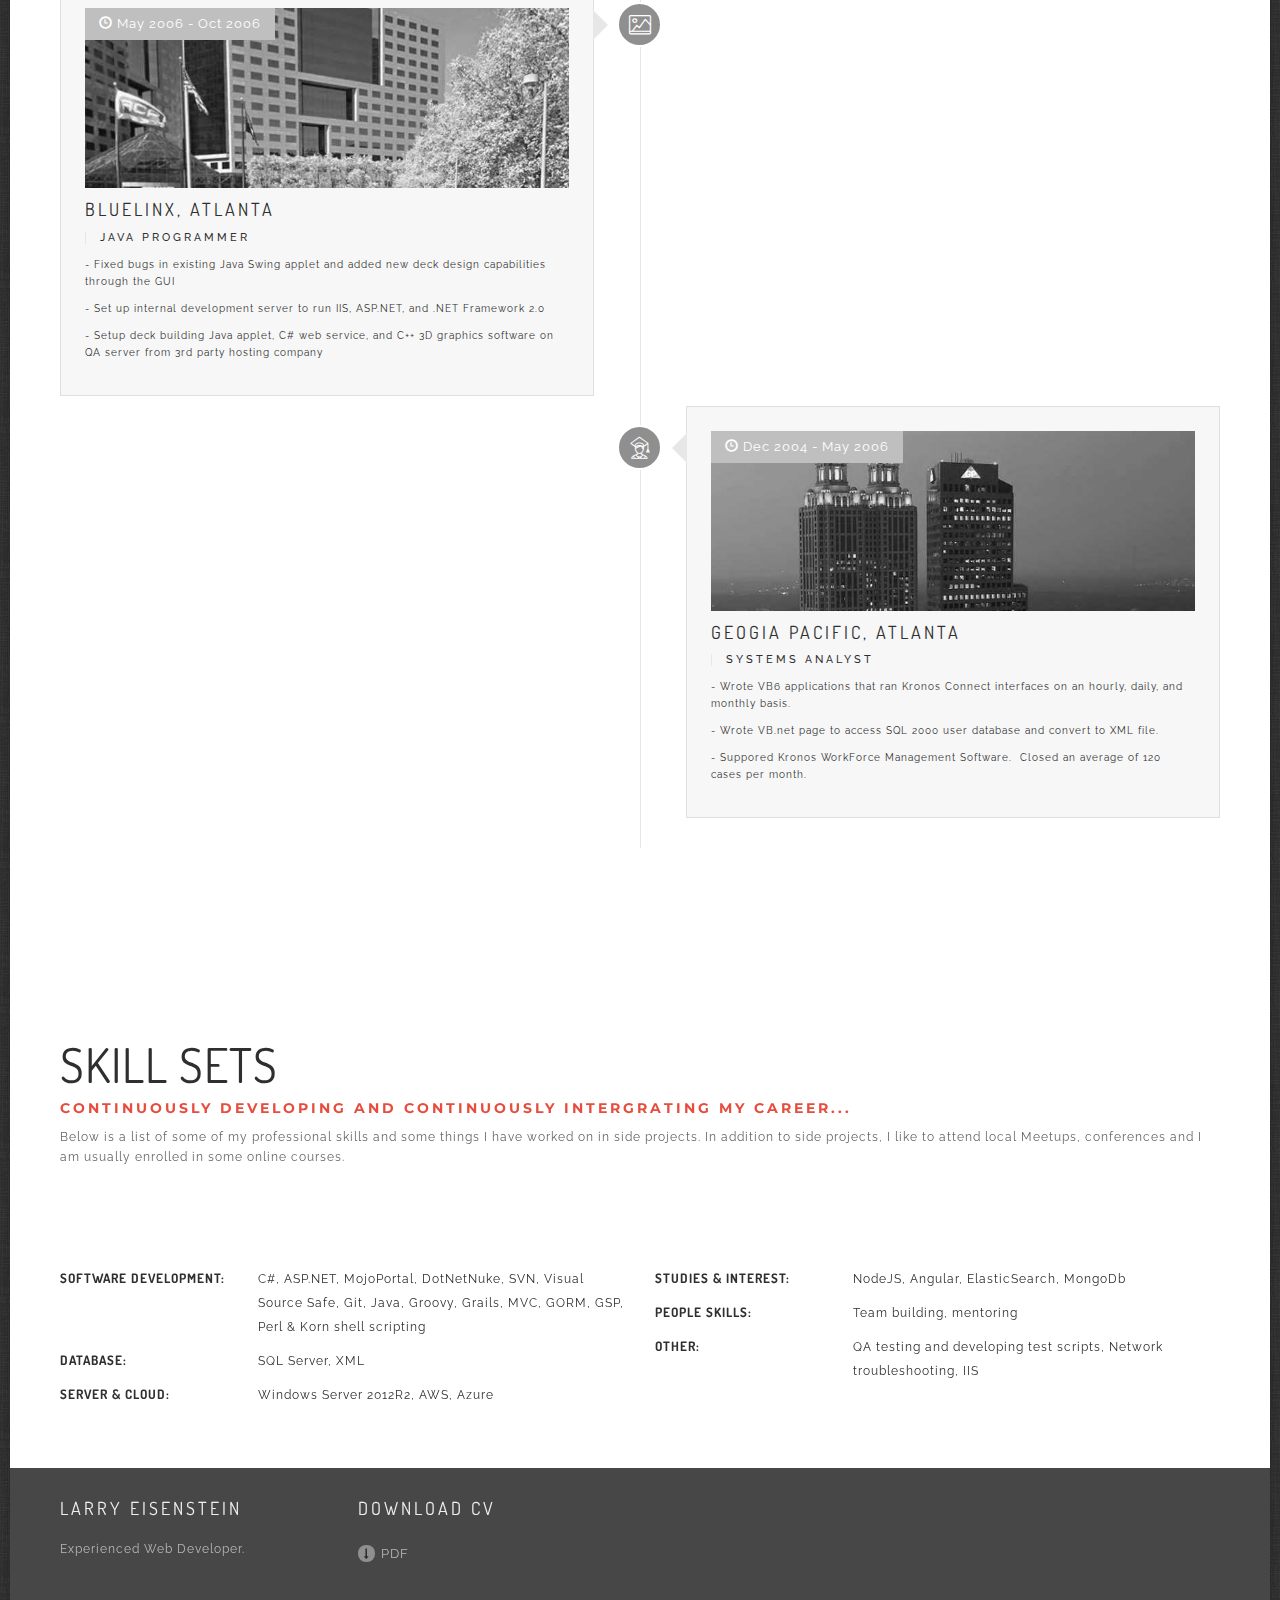
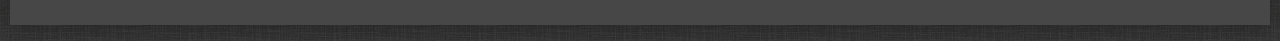
<file: resume.html>
<!DOCTYPE html>
<html lang="en">

<head>
   <meta charset="UTF-8">
   <meta http-equiv="X-UA-Compatible" content="IE=edge">
   <meta name=viewport content="width=device-width, initial-scale=1">

   <title>Larry Eisenstein | Home</title>


   <!-- CSS -->
   <link href="https://maxcdn.bootstrapcdn.com/bootstrap/3.3.7/css/bootstrap.min.css" rel="stylesheet" type="text/css" />
   <link href="https://maxcdn.bootstrapcdn.com/font-awesome/4.7.0/css/font-awesome.min.css" rel="stylesheet" type="text/css" />
   <link href="assets/vendor/flaticons/flaticon.css"                 rel="stylesheet" type="text/css" />
   <link href="assets/vendor/hover/css/hover-min.css"                rel="stylesheet" type="text/css" />
   <link href="assets/vendor/wow/animate.css"                        rel="stylesheet" type="text/css" />
   <link href="assets/vendor/mfp/css/magnific-popup.css"             rel="stylesheet" type="text/css" />
   <!-- Custom styles -->
   <link href="assets/custom/css/simple.css"                         rel="stylesheet" type="text/css" />>

   <style>
      #preloader {
         position: fixed;
         left: 0;
         top: 0;
         z-index: 99999;
         width: 100%;
         height: 100%;
         overflow: visible;
         background: #666666 url("assets/custom/images/preloader.gif") no-repeat center center; }
   </style>

</head>

<body class="boxed">

<!--Pre-Loader-->
<div id="preloader"></div>

<header>

   <section id="top-navigation" class="container-fluid nopadding">
      <div class="row nopadding ident ui-bg-color01">
         <!-- Photo -->
         <a href="#!">
            <div class="col-md-5 col-lg-4 vc-photo">&nbsp;</div>
         </a>
         <!-- /Photo -->
         <div class="col-md-7 col-lg-8 vc-name nopadding">
            <!-- Name-Position -->
            <div class="row nopadding name">
               <div class="col-md-8 name-title"><h2 class="font-accident-two-light uppercase">Larry Eisenstein</h2></div>



               <div class="col-md-4 nopadding name-pdf">
                  <a href="https://github.com/leisenstein" class="hvr-sweep-to-right"><i class="fa fa-github" title="GitHub"></i></a>
               </div>



            </div>
            <div class="row nopadding position">
               <div class="col-md-8 position-title">
                  <section class="">
                     <h4 class="clip is-full-width font-accident-two-normal uppercase">
                        <span>Pragmatic Developer</span>
                     </h4>
                  </section>
               </div>




               <div class="col-md-4 nopadding pdf">
                  <a href="https://www.linkedin.com/in/larryeisenstein" class="hvr-sweep-to-right">
                     <i class="flaticon-linkedin22" title="My LinkedIn Profile"></i>
                  </a>
               </div>




            </div>
            <!-- /Name-Position -->

            <!-- Main Navigation -->

            <ul id="nav" class="row nopadding cd-side-navigation">
               <li class="col-xs-6 col-sm-3 nopadding menuitem ui-menu-color01">
                  <a href="index.html" class="hvr-sweep-to-bottom"><i class="flaticon-insignia"></i><span>home</span></a>
               </li>
               <li class="col-xs-6 col-sm-3 nopadding menuitem ui-menu-color02">
                  <a href="resume.html" class="hvr-sweep-to-bottom"><i class="flaticon-graduation61"></i><span>resume</span></a>
               </li>
               <li class="col-xs-6 col-sm-3 nopadding menuitem ui-menu-color03">
                  <a href="portfolio.html" class="hvr-sweep-to-bottom"><i class="flaticon-book-bag2"></i><span>portfolio</span></a>
               </li>
               <li class="col-xs-6 col-sm-3 nopadding menuitem ui-menu-color06">
                  <a href="http://devmemoir.blogspot.com/" target="_blank" class="hvr-sweep-to-bottom"><i class="flaticon-pens15"></i><span>blog</span></a>
               </li>
            </ul>

            <!-- /Main Navigation -->

         </div>
      </div>
   </section>

</header>

<!-- Container -->
<div class="content-wrap">

   <div id="resume" class="inner-content">

      <section id="page-title" class="inner-section">
         <div class="container-fluid nopadding wow fadeInRight" data-wow-delay="0.2s" data-wow-offset="10">
            <h2 class="font-accident-two-normal uppercase">Resume</h2>
            <h5 class="font-accident-one-bold uppercase subtitle">Experienced developer with a depth and breadth of knowledge...</h5>
            <p class="small fontcolor-medium">
               
            </p>
            <div class="dividewhite2"></div>
         </div>
      </section>

      <!-- Details Block -->
      <section id="m-details" class="inner-section bg-color02">

         <div class="container-fluid nopadding">

            <div class="wow fadeInDown" data-wow-delay="0.4s" data-wow-offset="10">
               <h3 class="font-accident-two-normal uppercase text-center">Education</h3>
               <p class="small text-center fontcolor-medium">
                  Education and Certifications.
               </p>
               <div class="dividewhite4"></div>
            </div>



            <div class="row">
               <div class="col-md-3 infoblock text-center wow fadeInLeft" data-wow-delay="0.6s" data-wow-offset="10">
                  <div class="row">
                     <div class="col-md-12"><i class="flaticon-photo246"></i></div>
                     <div class="col-md-12">
                        <div class="dividewhite1"></div>
                        <h5 class="font-accident-one-bold uppercase">Georgia State University (2006)</h5>
                        <p class="small">
                           Computer Science * Magna Cum Laude * National Dean's List * Golden Key International Honour Society * Association for Computing Machinery Member
                        </p>
                     </div>
                  </div>
                  <div class="divider-dynamic"></div>
               </div>
               <div class="col-md-3 infoblock text-center wow fadeInUp" data-wow-delay="0.6s" data-wow-offset="10">
                  <div class="row">
                     <div class="col-md-12"><i class="flaticon-pie-graph"></i></div>
                     <div class="col-md-12">
                        <div class="dividewhite1"></div>
                        <h5 class="font-accident-one-bold uppercase">Amazon AWS Certified Developer (2016)</h5>
                        <p class="small">
                           AWS-ADEV-5612. Covering core AWS services, architecture, storage, servers and databases.
                        </p>
                     </div>
                  </div>
                  <div class="divider-dynamic"></div>
               </div>
               <div class="col-md-3 infoblock text-center wow fadeInUp" data-wow-delay="0.6s" data-wow-offset="10">
                  <div class="row">
                     <div class="col-md-12"><i class="flaticon-clocks18"></i></div>
                     <div class="col-md-12">
                        <div class="dividewhite1"></div>
                        <h5 class="font-accident-one-bold uppercase">SCJP (2011)</h5>
                        <p class="small">
                           Fundamentals of Java design and programming.
                        </p>
                     </div>
                  </div>
                  <div class="divider-dynamic"></div>
               </div>
               <div class="col-md-3 infoblock text-center wow fadeInRight" data-wow-delay="0.6s" data-wow-offset="10">
                  <div class="row">
                     <div class="col-md-12"><i class="flaticon-stats47"></i></div>
                     <div class="col-md-12">
                        <div class="dividewhite1"></div>
                        <h5 class="font-accident-one-bold uppercase">Other</h5>
                        <p class="small">
                           Epic Clarity Data Model - Resolute Professional Billing (2013), Microsoft MCSE 2000, Comptia A+ 1999
                        </p>
                     </div>
                  </div>
                  <div class="divider-dynamic"></div>
               </div>
            </div>

            <div class="dividewhite2"></div>

         </div>

      </section>
      <!-- /Details Block -->

      <!-- Resume Block -->














      <!-- Timeline Block -->
      <section id="timeline-vertical" class="inner-section">

         <div class="container-fluid nopadding">

            <div class="text-center wow fadeInDown" data-wow-delay="0.6s" data-wow-offset="10">
               <div class="dividewhite4"></div>
               <h3 class="font-accident-two-normal uppercase">Professional Experience</h3>
               <h5 class="font-accident-one-bold uppercase subtitle">Working hard and making the success</h5>
               <div class="dividewhite1"></div>
               <p class="small fontcolor-medium">
                  <!-- Customize your website as you want using different colors and 100% free fonts. Build it from pieces and
                  blocks as simple as Lego. <br>
                  Electronic Website Template is fully responsive, looks and works perfect on any device. -->
               </p>
            </div>

            <div class="dividewhite4"></div>

            <ul class="timeline-vert timeline-light">
               <li>
                  <div class="timeline-badge primary"><i class="flaticon-tool"></i></div>
                  <div class="timeline-panel wow fadeInLeft" data-wow-delay="0.3s" data-wow-offset="10">
                     <p class="timeline-time fontcolor-invert"><i class="glyphicon glyphicon-time"></i> Aug 2014 - Present</p>
                     <div class="timeline-photo timeline-bg01-01"></div>
                     <div class="timeline-heading">
                        <h4 class="font-accident-two-normal uppercase">CareLike LLC, Atlanta</h4>
                        <h6 class="uppercase">Software Developer</h6>
                        <div>

                           <ul class="resumeList">
                              <li>- Worked on ASP.NET MVC/Web API sites used to search provider database</li>
                              <li>- Maintained and made additions to large DNN web portal used to search provider database</li>
                              <li>- Wrote extractors to get provider data from websites, Excel files and PDFs</li>
                              <li>- Migrated all of CareLike's code base from TFS to Git (BitBucket)</li>
                           </ul>

                        </div>
                     </div>
                  </div>
               </li>
               <li class="timeline-inverted">
                  <div class="timeline-badge success"><i class="flaticon-clipboard80"></i></div>
                  <div class="timeline-panel wow fadeInRight" data-wow-delay="0.3s" data-wow-offset="10">
                     <p class="timeline-time fontcolor-invert"><i class="glyphicon glyphicon-time"></i> Jan 2014 - Aug 2014</p>
                     <div class="timeline-photo timeline-bg02-01"></div>
                     <div class="timeline-heading">
                        <h4 class="font-accident-two-normal uppercase">Alora Healthcare, Atlanta</h4>
                        <h6 class="uppercase">Software Developer</h6>
                        <div>
                           <ul class="resumeList">
                              <li>- Recreated Alora Health VB app as a web site using ASP.NET MVC and ensure that it is responsive and accessible from mobile devices</li>
                           </ul>
                        

                        </div>
                     </div>
                  </div>
               </li>
               <li>
                  <div class="timeline-badge danger"><i class="flaticon-symbol"></i></div>
                  <div class="timeline-panel wow fadeInLeft" data-wow-delay="0.3s" data-wow-offset="10">
                     <p class="timeline-time fontcolor-invert"><i class="glyphicon glyphicon-time"></i> Dec 2009 - Jan 2014</p>
                     <div class="timeline-photo timeline-bg03-01"></div>
                     <div class="timeline-heading">
                        <h4 class="font-accident-two-normal uppercase">Piedmont Hospital, Atlanta</h4>
                        <h6 class="uppercase">Software Developer</h6>
                        <div>

                           <ul class="resumeList">
                              <li>- Developed portlets for Physician CIT portal using Groovy and Grails framework</li>
                              <li>- Created EDI, CSV and NSF parsers in Java. </li>
                              <li>- Created .NET web applications for MojoPortal CMS</li>
                              <li>- Setup new DotNetNuke portal and migrated existing MojoPortal applications.  Created database scripts to migrate users, roles, and custom properties to DNN</li>
                              <li>- Created and maintained existing ETL processes for data warehouse and kept physician, patient and clinic data from sources such as EDI 837P 4010 and 5010 files, CSV files, NSF files, and NextGen databases</li>
                              <li>- Server projects I setup for Piedmont include: wiki (Atlassian Confluence), SVN, SFTP server, and Hudson CI server</li>
                           </ul>


                        </div>
                     </div>
                  </div>
               </li>
               <li class="timeline-inverted info">
                  <div class="timeline-badge warning"><i class="flaticon-shopping-carts6"></i></div>
                  <div class="timeline-panel wow fadeInRight" data-wow-delay="0.3s" data-wow-offset="10">
                     <p class="timeline-time fontcolor-invert"><i class="glyphicon glyphicon-time"></i> Oct 2006 - Nov 2009</p>
                     <div class="timeline-photo timeline-bg04-01"></div>
                     <div class="timeline-heading">
                        <h4 class="font-accident-two-normal uppercase">Elavon, Atlanta</h4>
                        <h6 class="uppercase">.NET Programmer</h6>
                        <div>

                        <ul class="resumeList">
                           <li>- Created web apps for intranet portal using VB.NET &amp; ASP.NET to generate reports from SQL Server 2000/2005 databases</li>
                           <li>- Wrote custom C# applications to automate XML and report file processing and saved hours of manual data entry</li>
                           <li>- Responsible for web portal support and portal administration, including end user support</li>
                           <li>- Maintained and supported Lead Referral site written on DotNetNuke platform with SQL 2005 and SQL Reporting Services back-end</li>
                        </ul>



                        </div>
                     </div>
                  </div>
               </li>
               <li>
                  <div class="timeline-badge danger"><i class="flaticon-photo246"></i></div>
                  <div class="timeline-panel wow fadeInLeft" data-wow-delay="0.3s" data-wow-offset="10">
                     <p class="timeline-time fontcolor-invert"><i class="glyphicon glyphicon-time"></i> May 2006 - Oct 2006</p>
                     <div class="timeline-photo timeline-bg03"></div>
                     <div class="timeline-heading">
                        <h4 class="font-accident-two-normal uppercase">BlueLinx, Atlanta</h4>
                        <h6 class="uppercase">Java Programmer</h6>
                        <div>
                           <ul class="resumeList">
                              <li>- Fixed bugs in existing Java Swing applet and added new deck design capabilities through the GUI</li>
                              <li>- Set up internal development server to run IIS, ASP.NET, and .NET Framework 2.0</li>
                              <li>- Setup deck building Java applet, C# web service, and C++ 3D graphics software  on QA server from 3rd party hosting company</li>
                           </ul>

                        </div>
                     </div>
                  </div>
               </li>
               <li class="timeline-inverted info">
                  <div class="timeline-badge warning"><i class="flaticon-graduation61"></i></div>
                  <div class="timeline-panel wow fadeInRight" data-wow-delay="0.3s" data-wow-offset="10">
                     <p class="timeline-time fontcolor-invert"><i class="glyphicon glyphicon-time"></i> Dec 2004 - May 2006</p>
                     <div class="timeline-photo timeline-bg02"></div>
                     <div class="timeline-heading">
                        <h4 class="font-accident-two-normal uppercase">Geogia Pacific, Atlanta</h4>
                        <h6 class="uppercase">Systems Analyst</h6>
                        <div>
                           <ul class="resumeList">
                              <li>- Wrote VB6 applications that ran Kronos Connect interfaces on an hourly, daily, and monthly basis.</li>
                              <li>- Wrote VB.net page to access SQL 2000 user database and convert to XML file.</li>
                              <li>- Suppored Kronos WorkForce Management Software.&nbsp; Closed an average of 120 cases per month.</li>
                           </ul>
                        </div>
                     </div>
                  </div>
               </li>

            </ul>

          

            <div class="dividewhite6"></div>

         </div>

      </section>
      <!-- /Timeline Block -->



     
      <!-- <section id="m-details" class="inner-section bg-color02">

         <div class="container-fluid nopadding">

            <div class="wow fadeInDown" data-wow-delay="0.4s" data-wow-offset="10">
               <h3 class="font-accident-two-normal uppercase text-center">Experience</h3>
               <p class="small text-center fontcolor-medium">
                  Professional Experience.
               </p>
               <div class="dividewhite4"></div>
            </div>


            <div class="row">

            </div>






         </div>
      </section>
 -->



<div id="contacts" class="inner-content">

      <section id="page-title" class="inner-section">
         <div class="container-fluid nopadding wow fadeInRight" data-wow-delay="0.4s" data-wow-offset="10">
            <h2 class="font-accident-two-normal uppercase">Skill Sets</h2>
            <h5 class="font-accident-one-bold uppercase subtitle">Continuously Developing and Continuously Intergrating my career...</h5>
            <p class="small fontcolor-medium">
               Below is a list of some of my professional skills and some things I have worked on in side projects.  In addition to side projects, I like to attend local Meetups, conferences and I am usually enrolled in some online courses.
            </p>
         </div>
         <div class="dividewhite4"></div>
      </section>

      <section id="contacts-data" class="inner-block">
         <div class="container-fluid nopadding">
            <div class="row">
               <div class="col-md-6 wow fadeInLeft" data-wow-delay="0.6s" data-wow-offset="10">
                  <div class="row">
                     <div class="col-md-4"><span class="font-accident-two-bold uppercase">Software Development:</span></div>
                     <div class="col-md-8"><p class="small">C#, ASP.NET, MojoPortal, DotNetNuke, SVN, Visual Source Safe, Git,
                     Java, Groovy, Grails, MVC, GORM, GSP, Perl &amp; Korn shell scripting</p></div>
                  </div>
                  <div class="row">
                     <div class="col-md-4"><span class="font-accident-two-bold uppercase">Database:</span></div>
                     <div class="col-md-8"><p class="small">SQL Server, XML</p></div>
                  </div>
                  <div class="row">
                     <div class="col-md-4"><span class="font-accident-two-bold uppercase">Server &amp; Cloud:</span></div>
                     <div class="col-md-8"><p class="small">Windows Server 2012R2, AWS, Azure</p></div>
                  </div>
               </div>
               <div class="col-md-6 wow fadeInLeft" data-wow-delay="0.6s" data-wow-offset="10">
                  <div class="row">
                     <div class="col-md-4"><span class="font-accident-two-bold uppercase">Studies &amp; Interest:</span></div>
                     <div class="col-md-8"><p class="small"><a href="#!">NodeJS, Angular, ElasticSearch, MongoDb</a></p></div>
                  </div>
                  <div class="row">
                     <div class="col-md-4"><span class="font-accident-two-bold uppercase">People Skills:</span></div>
                     <div class="col-md-8"><p class="small"><a href="#!">Team building, mentoring</a></p></div>
                  </div>
                  <div class="row">
                     <div class="col-md-4"><span class="font-accident-two-bold uppercase">Other:</span></div>
                     <div class="col-md-8"><p class="small"><a href="#!">QA testing and developing test scripts, Network troubleshooting, IIS</a></p></div>
                  </div>
               </div>
            </div>
         </div>
      </section>
</div>



      <!-- <section id="m-details" class="inner-section bg-color02">

         <div class="container-fluid nopadding">

            <div class="wow fadeInDown" data-wow-delay="0.4s" data-wow-offset="10">
               <h3 class="font-accident-two-normal uppercase text-center">Skill Sets</h3>
               <p class="small text-center fontcolor-medium">
                  Professional Skills and Interests.
               </p>
               <div class="dividewhite4"></div>
            </div>


            <div class="row">

            </div>






         </div>
      </section> -->

      <!-- /Resume Block -->

   </div>

</div>


<footer class="padding-50 ui-bg-color02">
   <div class="container-fluid nopadding">
      <div class="row wow fadeInDown" data-wow-delay=".2s" data-wow-offset="10">
         <div class="col-md-3">
            <h4 class="font-accident-two-normal uppercase">Larry Eisenstein</h4>
            <p class="inline-block">
               Experienced Web Developer.
            </p>
            <div class="divider-dynamic"></div>
         </div>
         <div class="col-md-3 cv-link">
            <h4 class="font-accident-two-normal uppercase">Download CV</h4>
            <div class="dividewhite1"></div>
            <a href="assets/custom/docs/resume.pdf"><i class="fa fa-long-arrow-down" aria-hidden="true"></i>PDF</a>
            <div class="divider-dynamic"></div>
         </div>
        
      </div>
      <div class="dividewhite1"></div>
      <div class="row wow fadeInDown" data-wow-delay=".4s" data-wow-offset="10">
         <div class="col-md-12 copyrights">
            <p></p>
         </div>
      </div>
   </div>
</footer>

<div id="image-cache" class="hidden"></div>

<!-- JS -->
<script src="https://code.jquery.com/jquery-2.2.4.min.js"            type="text/javascript"></script>
<script src="https://maxcdn.bootstrapcdn.com/bootstrap/3.3.7/js/bootstrap.min.js" type="text/javascript"></script>
<!-- <script src="assets/vendor/imagesloaded/js/imagesloaded.pkgd.min.js" type="text/javascript"></script> -->
<!-- <script src="assets/vendor/isotope/js/isotope.pkgd.min.js"           type="text/javascript"></script> -->
<script src="assets/vendor/mfp/js/jquery.magnific-popup.min.js"      type="text/javascript"></script>
<!-- <script src="assets/vendor/circle-progress/circle-progress.js"       type="text/javascript"></script> -->
<!-- <script src="assets/vendor/waypoints/waypoints.min.js"               type="text/javascript"></script> -->
<script src="assets/vendor/anicounter/jquery.counterup.min.js"       type="text/javascript"></script>
<!--<script src="assets/vendor/wow/wow.min.js"                           type="text/javascript"></script>-->
<!-- <script src="assets/vendor/pjax/jquery.pjax.js"                      type="text/javascript"></script>
<script src="https://maps.google.com/maps/api/js"                    type="text/javascript"></script>
 -->
<!-- Custom scripts -->
<script src="assets/custom/js/simple.js"                             type="text/javascript"></script>

</body>
</html>
</file>
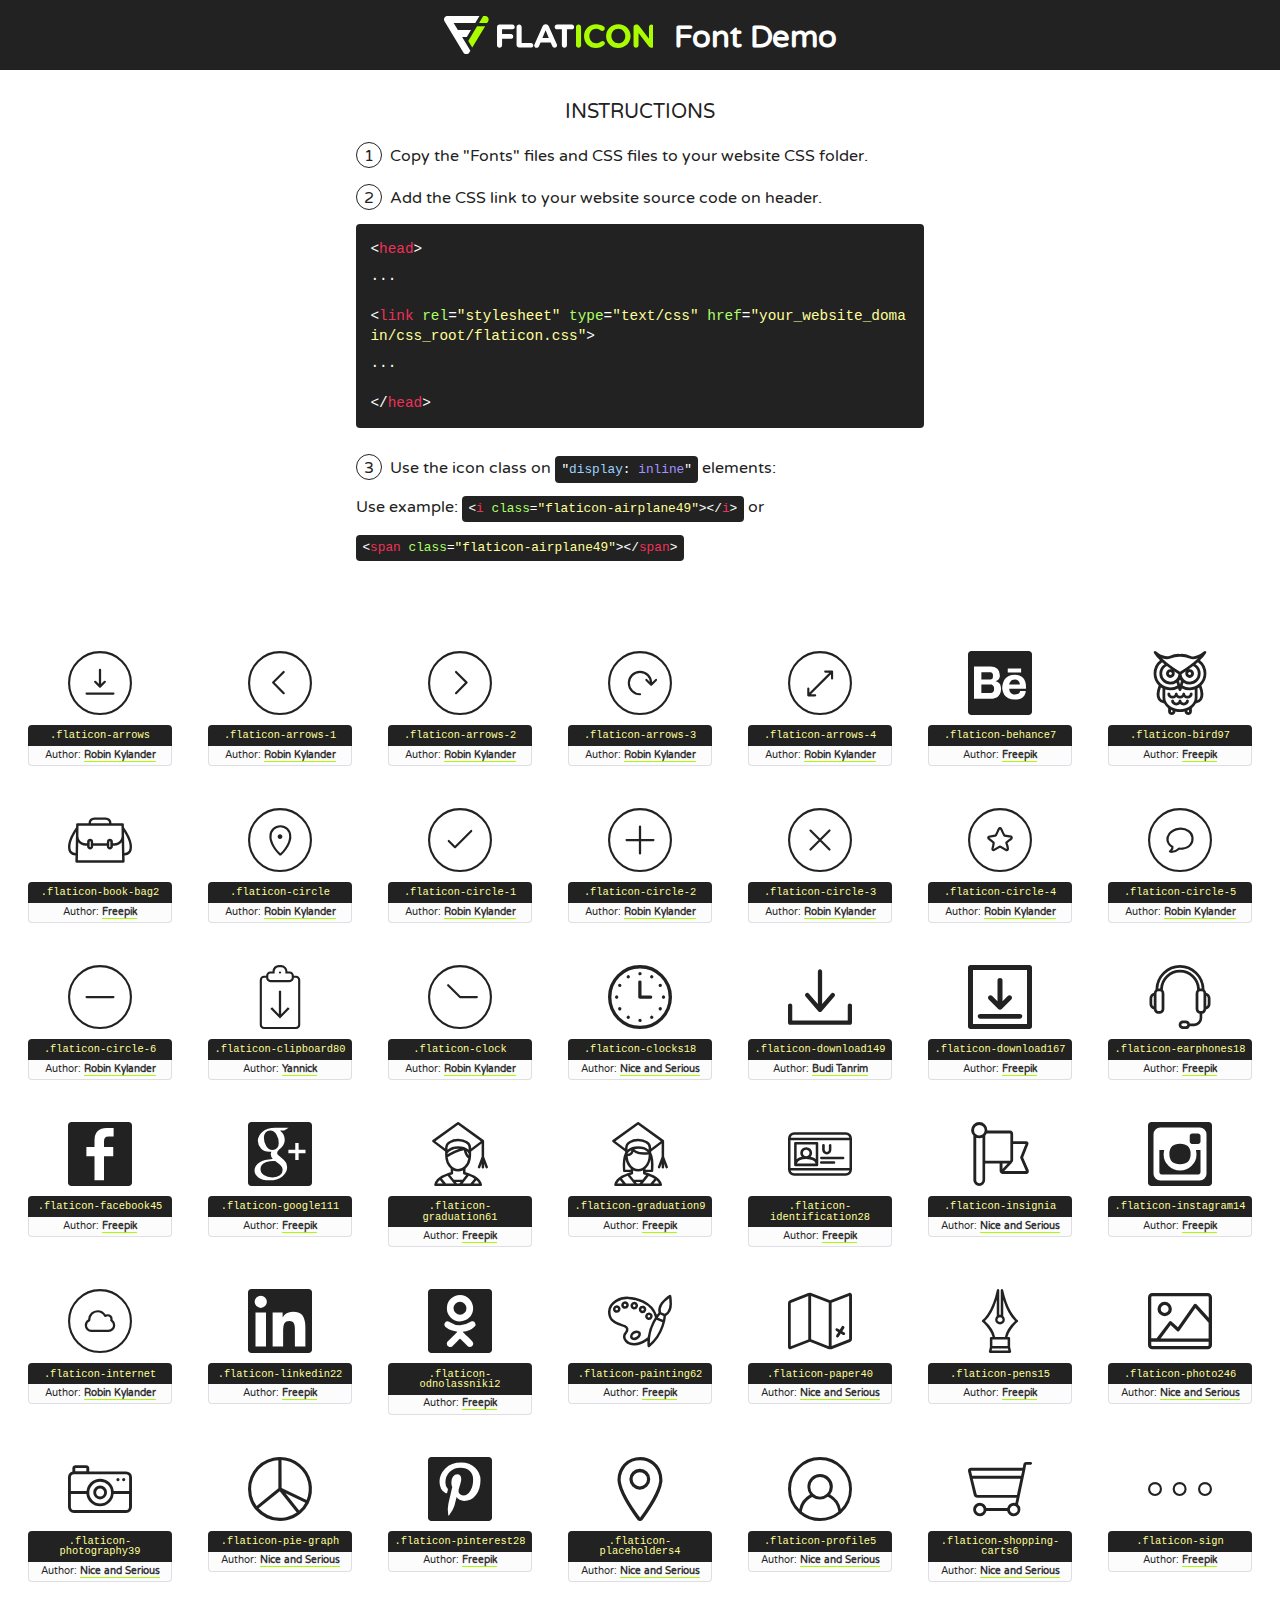
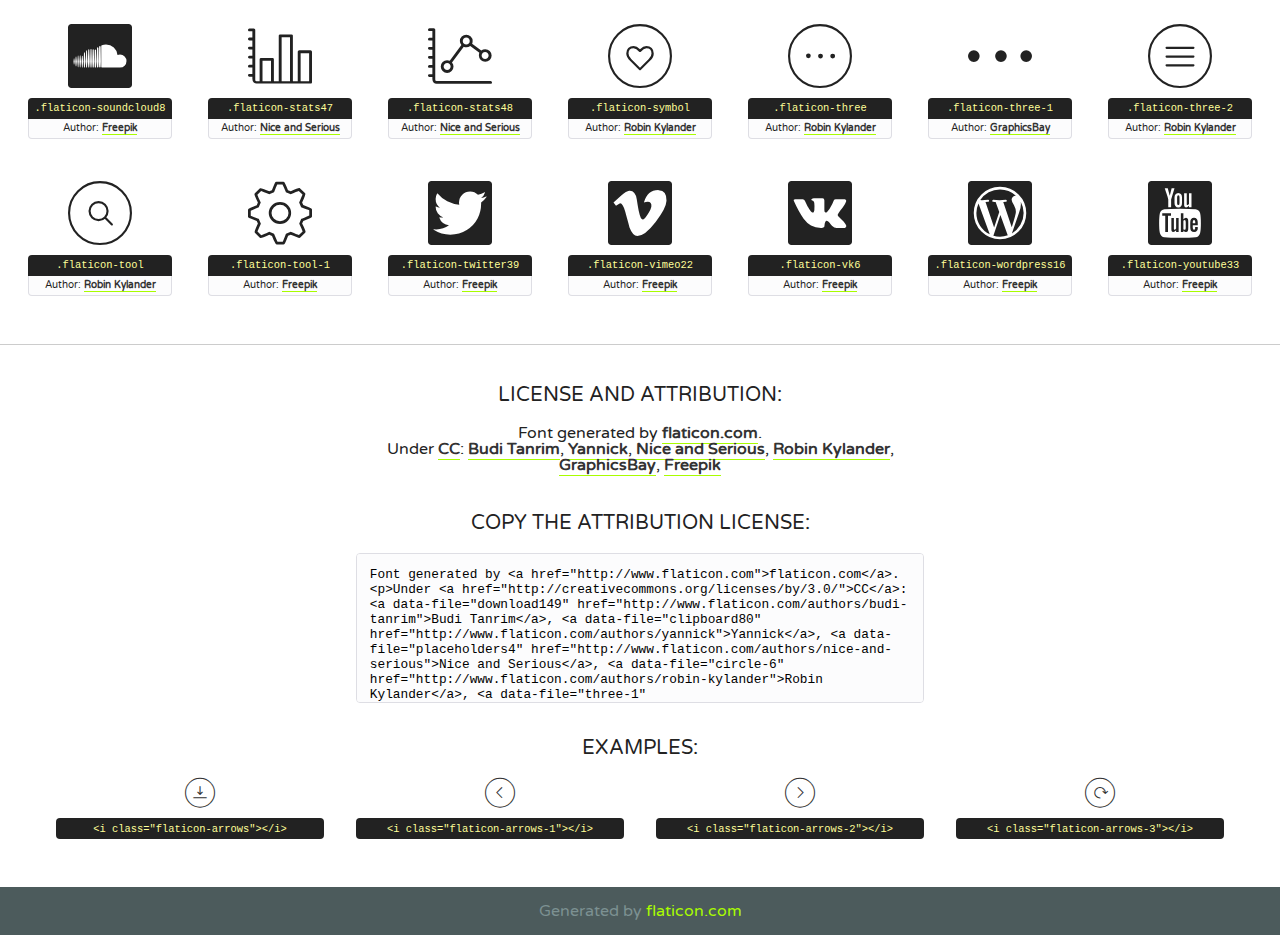
<file: assets/vendor/flaticons/flaticon.html>
<!DOCTYPE html>
<!--
  Flaticon icon font: Flaticon
  Creation date: 29/02/2016 10:08
-->
<html>
<!DOCTYPE html>
<html>

<head>
    <title>Flaticon WebFont</title>
    <link href="http://fonts.googleapis.com/css?family=Varela+Round" rel="stylesheet" type="text/css" />
    <link rel="stylesheet" type="text/css" href="flaticon.css">
    <meta charset="UTF-8">
    <style>
    html, body, div, span, applet, object, iframe,
    h1, h2, h3, h4, h5, h6, p, blockquote, pre,
    a, abbr, acronym, address, big, cite, code,
    del, dfn, em, img, ins, kbd, q, s, samp,
    small, strike, strong, sub, sup, tt, var,
    b, u, i, center,
    dl, dt, dd, ol, ul, li,
    fieldset, form, label, legend,
    table, caption, tbody, tfoot, thead, tr, th, td,
    article, aside, canvas, details, embed, 
    figure, figcaption, footer, header, hgroup, 
    menu, nav, output, ruby, section, summary,
    time, mark, audio, video {
        margin: 0;
        padding: 0;
        border: 0;
        font-size: 100%;
        font: inherit;
        vertical-align: baseline;
    }
    /* HTML5 display-role reset for older browsers */
    article, aside, details, figcaption, figure, 
    footer, header, hgroup, menu, nav, section {
        display: block;
    }
    body {
        line-height: 1;
    }
    ol, ul {
        list-style: none;
    }
    blockquote, q {
        quotes: none;
    }
    blockquote:before, blockquote:after,
    q:before, q:after {
        content: '';
        content: none;
    }
    table {
        border-collapse: collapse;
        border-spacing: 0;
    }
    body {
        font-family: 'Varela Round', Helvetica, Arial, sans-serif;
        font-size: 16px;
        color: #222;
    }
    a {
        color: #333;
        border-bottom: 1px solid #a9fd00;
        font-weight: bold;
        text-decoration: none;
    }
    * {
        -moz-box-sizing: border-box;
        -webkit-box-sizing: border-box;
        box-sizing: border-box;
        margin: 0;
        padding: 0;
    }
    [class^="flaticon-"]:before, [class*=" flaticon-"]:before, [class^="flaticon-"]:after, [class*=" flaticon-"]:after {
        font-family: Flaticon;
        font-size: 30px;
        font-style: normal;
        margin-left: 20px;
        color: #333;
    }
    .wrapper {
        max-width: 600px;
        margin: auto;
        padding: 0 1em;
    }
    .title {
        font-size: 1.25em;
        text-align: center;
        margin-bottom: 1em;
        text-transform: uppercase;
    }
    header {
        text-align: center;
        background-color: #222;
        color: #fff;
        padding: 1em;
    }
    header .logo {
        width: 210px;
        height: 38px;
        display: inline-block;
        vertical-align: middle;
        margin-right: 1em;
        border: none;
    }
    header strong {
        font-size: 1.95em;
        font-weight: bold;
        vertical-align: middle;
        margin-top: 5px;
        display: inline-block;
    }
    .demo {
        margin: 2em auto;
        line-height: 1.25em;
    }
    .demo ul li {
        margin-bottom: 1em;
    }
    .demo ul li .num {
        color: #222;
        border-radius: 20px;
        display: inline-block;
        width: 26px;
        padding: 3px;
        height: 26px;
        text-align: center;
        margin-right: 0.5em;
        border: 1px solid #222;
    }
    .demo ul li code {
        background-color: #222;
        border-radius: 4px;
        padding: 0.25em 0.5em;
        display: inline-block;
        color: #fff;
        font-family: Consolas,Monaco,Lucida Console,Liberation Mono,DejaVu Sans Mono,Bitstream Vera Sans Mono,Courier New, monospace;
        font-weight: lighter;
        margin-top: 1em;
        font-size: 0.8em;
        word-break: break-all;
    }
    .demo ul li code.big {
        padding: 1em;
        font-size: 0.9em;
    }
    .demo ul li code .red {
        color: #EF3159;
    }
    .demo ul li code .green {
        color: #ACFF65;
    }
    .demo ul li code .yellow {
        color: #FFFF99;
    }
    .demo ul li code .blue {
        color: #99D3FF;
    }
    .demo ul li code .purple {
        color: #A295FF;
    }
    .demo ul li code .dots {
        margin-top: 0.5em;
        display: block;
    }
    #glyphs {
        border-bottom: 1px solid #ccc;
        padding: 2em 0;
        text-align: center;
    }
    .glyph {
        display: inline-block;
        width: 9em;
        margin: 1em;
        text-align: center;
        vertical-align: top;
        background: #FFF;
    }
    .glyph .glyph-icon {
        padding: 10px;
        display: block;
        font-family:"Flaticon";
        font-size: 64px;
        line-height: 1;
    }
    .glyph .glyph-icon:before {
        font-size: 64px;
        color: #222;
        margin-left: 0;
    }
    .class-name {
        font-size: 0.65em;
        background-color: #222;
        color: #fff;
        border-radius: 4px 4px 0 0;
        padding: 0.5em;
        color: #FFFF99;
        font-family: Consolas,Monaco,Lucida Console,Liberation Mono,DejaVu Sans Mono,Bitstream Vera Sans Mono,Courier New, monospace;
    }
    .author-name {
        font-size: 0.6em;
        background-color: #fcfcfd;
        border: 1px solid #DEDEE4;
        border-top: 0;
        border-radius: 0 0 4px 4px;
        padding: 0.5em;
    }
    .class-name:last-child {
        font-size: 10px;
        color:#888;
    }
    .class-name:last-child a {
        font-size: 10px;
        color:#555;
    }
    .class-name:last-child a:hover {
        color:#a9fd00;
    }
    .glyph > input {
        display: block;
        width: 100px;
        margin: 5px auto;
        text-align: center;
        font-size: 12px;
        cursor: text;
    }
    .glyph > input.icon-input {
        font-family:"Flaticon";
        font-size: 16px;
        margin-bottom: 10px;
    }
    .attribution .title {
        margin-top: 2em;
    }
    .attribution textarea {
        background-color: #fcfcfd;
        padding: 1em;
        border: none;
        box-shadow: none;
        border: 1px solid #DEDEE4;
        border-radius: 4px;
        resize: none;
        width: 100%;
        height: 150px;
        font-size: 0.8em;
        font-family: Consolas,Monaco,Lucida Console,Liberation Mono,DejaVu Sans Mono,Bitstream Vera Sans Mono,Courier New, monospace;
        -webkit-appearance: none;
    }
    .iconsuse {
        margin: 2em auto;
        text-align: center;
        max-width: 1200px;
    }
    .iconsuse:after {
        content: '';
        display: table;
        clear: both;
    }
    .iconsuse .image {
        float: left;
        width: 25%;
        padding: 0 1em;
    }
    .iconsuse .image p {
        margin-bottom: 1em;
    }
    .iconsuse .image span {
        display: block;
        font-size: 0.65em;
        background-color: #222;
        color: #fff;
        border-radius: 4px;
        padding: 0.5em;
        color: #FFFF99;
        margin-top: 1em;
        font-family: Consolas,Monaco,Lucida Console,Liberation Mono,DejaVu Sans Mono,Bitstream Vera Sans Mono,Courier New, monospace;
    }
    #footer {
        text-align: center;
        background-color: #4C5B5C;
        color: #7c9192;
        padding: 1em;
    }
    #footer a {
        border: none;
        color: #a9fd00;
        font-weight: normal;
    }
    @media (max-width: 960px) {
        .iconsuse .image {
            width: 50%;
        }
    }
    @media (max-width: 560px) {
        .iconsuse .image {
            width: 100%;
        }
    }
    </style>
</head>

<body class="characters-off">

    <header>
        <a href="http://www.flaticon.com" target="_blank" class="logo">
            <svg version="1.1" xmlns="http://www.w3.org/2000/svg" xmlns:xlink="http://www.w3.org/1999/xlink" xmlns:a="http://ns.adobe.com/AdobeSVGViewerExtensions/3.0/" viewBox="0 0 560.875 102.036" enable-background="new 0 0 560.875 102.036" xml:space="preserve">
                <defs>
                </defs>
                <g>
                    <g class="letters">
                        <path fill="#ffffff" d="M141.596,29.675c0-3.777,2.985-6.767,6.764-6.767h34.438c3.426,0,6.15,2.728,6.15,6.15
                        c0,3.43-2.724,6.149-6.15,6.149h-27.674v13.091h23.719c3.429,0,6.151,2.724,6.151,6.15c0,3.43-2.723,6.149-6.151,6.149h-23.719
                        v17.574c0,3.773-2.986,6.761-6.764,6.761c-3.779,0-6.764-2.989-6.764-6.761V29.675z"></path>
                        <path fill="#ffffff" d="M193.844,29.149c0-3.781,2.985-6.767,6.764-6.767c3.776,0,6.763,2.985,6.763,6.767v42.957h25.039
                        c3.426,0,6.149,2.726,6.149,6.153c0,3.425-2.723,6.15-6.149,6.15h-31.802c-3.779,0-6.764-2.986-6.764-6.768V29.149z"></path>
                        <path fill="#ffffff" d="M241.891,75.71l21.438-48.407c1.492-3.341,4.215-5.357,7.906-5.357h0.792
                        c3.686,0,6.323,2.017,7.815,5.357l21.439,48.407c0.436,0.967,0.701,1.845,0.701,2.723c0,3.602-2.809,6.501-6.414,6.501
                        c-3.161,0-5.269-1.845-6.499-4.655l-4.132-9.661h-27.059l-4.301,10.102c-1.144,2.631-3.426,4.214-6.237,4.214
                        c-3.517,0-6.24-2.81-6.24-6.325C241.1,77.64,241.451,76.677,241.891,75.71z M279.932,58.666l-8.521-20.297l-8.526,20.297H279.932
                        z"></path>
                        <path fill="#ffffff" d="M314.864,35.387H301.86c-3.429,0-6.239-2.813-6.239-6.238c0-3.429,2.811-6.24,6.239-6.24h39.533
                        c3.426,0,6.237,2.811,6.237,6.24c0,3.425-2.811,6.238-6.237,6.238h-13.001v42.785c0,3.773-2.99,6.761-6.764,6.761
                        c-3.779,0-6.764-2.989-6.764-6.761V35.387z"></path>
                        <path fill="#A9FD00" d="M352.615,29.149c0-3.781,2.985-6.767,6.767-6.767c3.774,0,6.761,2.985,6.761,6.767v49.024
                        c0,3.773-2.987,6.761-6.761,6.761c-3.781,0-6.767-2.989-6.767-6.761V29.149z"></path>
                        <path fill="#A9FD00" d="M374.132,53.836v-0.179c0-17.481,13.178-31.801,32.065-31.801c9.22,0,15.459,2.458,20.557,6.238
                        c1.402,1.054,2.637,2.985,2.637,5.357c0,3.692-2.985,6.59-6.681,6.59c-1.845,0-3.071-0.702-4.044-1.319
                        c-3.776-2.813-7.729-4.393-12.562-4.393c-10.364,0-17.831,8.611-17.831,19.154v0.173c0,10.542,7.291,19.329,17.831,19.329
                        c5.715,0,9.492-1.756,13.359-4.834c1.049-0.874,2.458-1.491,4.039-1.491c3.429,0,6.325,2.813,6.325,6.236
                        c0,2.106-1.056,3.78-2.282,4.834c-5.539,4.834-12.036,7.733-21.878,7.733C387.572,85.464,374.132,71.493,374.132,53.836z"></path>
                        <path fill="#A9FD00" d="M433.009,53.836v-0.179c0-17.481,13.79-31.801,32.766-31.801c18.981,0,32.592,14.143,32.592,31.628v0.173
                        c0,17.483-13.785,31.807-32.769,31.807C446.625,85.464,433.009,71.32,433.009,53.836z M484.224,53.836v-0.179
                        c0-10.539-7.725-19.326-18.626-19.326c-10.893,0-18.449,8.611-18.449,19.154v0.173c0,10.542,7.73,19.329,18.626,19.329
                        C476.676,72.986,484.224,64.378,484.224,53.836z"></path>
                        <path fill="#A9FD00" d="M506.233,29.321c0-3.774,2.99-6.763,6.767-6.763h1.401c3.252,0,5.183,1.583,7.029,3.953l26.093,34.265
                        V29.059c0-3.692,2.99-6.677,6.681-6.677c3.683,0,6.671,2.985,6.671,6.677v48.934c0,3.78-2.987,6.765-6.764,6.765h-0.436
                        c-3.257,0-5.188-1.581-7.034-3.953l-27.056-35.492v32.944c0,3.687-2.985,6.676-6.678,6.676c-3.683,0-6.673-2.989-6.673-6.676
                        V29.321z"></path>
                    </g>
                    <g class="insignia">
                        <path fill="#ffffff" d="M48.372,56.137h12.517l11.156-18.537H37.186L25.688,18.539h57.825L94.668,0H9.271
                        C5.925,0,2.842,1.801,1.198,4.716c-1.644,2.907-1.593,6.482,0.134,9.343l50.38,83.501c1.678,2.781,4.689,4.476,7.938,4.476
                        c3.246,0,6.257-1.695,7.935-4.476l2.898-4.804L48.372,56.137z"></path>
                        <g class="i">
                            <path fill="#A9FD00" d="M93.575,18.539h0.031v0.004l21.652,0.004l2.705-4.488c1.727-2.861,1.778-6.436,0.133-9.343
                            C116.454,1.801,113.371,0,110.026,0h-5.294L93.575,18.539z"></path>
                            <polygon fill="#A9FD00" points="88.291,27.356 64.725,66.486 75.519,84.404 109.942,27.356"></polygon>
                        </g>
                    </g>
                </g>
            </svg>
        </a>
        <strong>Font Demo</strong>
    </header>


    <section class="demo wrapper">

        <p class="title">Instructions</p>

        <ul>
            <li>
                <span class="num">1</span>Copy the "Fonts" files and CSS files to your website CSS folder.
            </li>
            <li>
                <span class="num">2</span>Add the CSS link to your website source code on header.
                <code class="big">
                    &lt;<span class="red">head</span>&gt;
                    <br/><span class="dots">...</span>
                    <br/>&lt;<span class="red">link</span> <span class="green">rel</span>=<span class="yellow">"stylesheet"</span> <span class="green">type</span>=<span class="yellow">"text/css"</span> <span class="green">href</span>=<span class="yellow">"your_website_domain/css_root/flaticon.css"</span>&gt;
                    <br/><span class="dots">...</span>
                    <br/>&lt;/<span class="red">head</span>&gt;
                </code>
            </li>

            <li>
                <p>
                    <span class="num">3</span>Use the icon class on <code>"<span class="blue">display</span>:<span class="purple"> inline</span>"</code> elements:
                    <br />
                    Use example: <code>&lt;<span class="red">i</span> <span class="green">class</span>=<span class="yellow">&quot;flaticon-airplane49&quot;</span>&gt;&lt;/<span class="red">i</span>&gt;</code> or <code>&lt;<span class="red">span</span> <span class="green">class</span>=<span class="yellow">&quot;flaticon-airplane49&quot;</span>&gt;&lt;/<span class="red">span</span>&gt;</code>
            </li>
        </ul>

    </section>




   <section id="glyphs">          
    
      
        <div class="glyph"><div class="glyph-icon flaticon-arrows"></div>
            <div class="class-name">.flaticon-arrows</div>
            <div class="author-name">Author: <a data-file="arrows" href="http://www.flaticon.com/authors/robin-kylander">Robin Kylander</a> </div> 
        </div>        
        
        <div class="glyph"><div class="glyph-icon flaticon-arrows-1"></div>
            <div class="class-name">.flaticon-arrows-1</div>
            <div class="author-name">Author: <a data-file="arrows-1" href="http://www.flaticon.com/authors/robin-kylander">Robin Kylander</a> </div> 
        </div>        
        
        <div class="glyph"><div class="glyph-icon flaticon-arrows-2"></div>
            <div class="class-name">.flaticon-arrows-2</div>
            <div class="author-name">Author: <a data-file="arrows-2" href="http://www.flaticon.com/authors/robin-kylander">Robin Kylander</a> </div> 
        </div>        
        
        <div class="glyph"><div class="glyph-icon flaticon-arrows-3"></div>
            <div class="class-name">.flaticon-arrows-3</div>
            <div class="author-name">Author: <a data-file="arrows-3" href="http://www.flaticon.com/authors/robin-kylander">Robin Kylander</a> </div> 
        </div>        
        
        <div class="glyph"><div class="glyph-icon flaticon-arrows-4"></div>
            <div class="class-name">.flaticon-arrows-4</div>
            <div class="author-name">Author: <a data-file="arrows-4" href="http://www.flaticon.com/authors/robin-kylander">Robin Kylander</a> </div> 
        </div>        
        
        <div class="glyph"><div class="glyph-icon flaticon-behance7"></div>
            <div class="class-name">.flaticon-behance7</div>
            <div class="author-name">Author: <a data-file="behance7" href="http://www.freepik.com">Freepik</a> </div> 
        </div>        
        
        <div class="glyph"><div class="glyph-icon flaticon-bird97"></div>
            <div class="class-name">.flaticon-bird97</div>
            <div class="author-name">Author: <a data-file="bird97" href="http://www.freepik.com">Freepik</a> </div> 
        </div>        
        
        <div class="glyph"><div class="glyph-icon flaticon-book-bag2"></div>
            <div class="class-name">.flaticon-book-bag2</div>
            <div class="author-name">Author: <a data-file="book-bag2" href="http://www.freepik.com">Freepik</a> </div> 
        </div>        
        
        <div class="glyph"><div class="glyph-icon flaticon-circle"></div>
            <div class="class-name">.flaticon-circle</div>
            <div class="author-name">Author: <a data-file="circle" href="http://www.flaticon.com/authors/robin-kylander">Robin Kylander</a> </div> 
        </div>        
        
        <div class="glyph"><div class="glyph-icon flaticon-circle-1"></div>
            <div class="class-name">.flaticon-circle-1</div>
            <div class="author-name">Author: <a data-file="circle-1" href="http://www.flaticon.com/authors/robin-kylander">Robin Kylander</a> </div> 
        </div>        
        
        <div class="glyph"><div class="glyph-icon flaticon-circle-2"></div>
            <div class="class-name">.flaticon-circle-2</div>
            <div class="author-name">Author: <a data-file="circle-2" href="http://www.flaticon.com/authors/robin-kylander">Robin Kylander</a> </div> 
        </div>        
        
        <div class="glyph"><div class="glyph-icon flaticon-circle-3"></div>
            <div class="class-name">.flaticon-circle-3</div>
            <div class="author-name">Author: <a data-file="circle-3" href="http://www.flaticon.com/authors/robin-kylander">Robin Kylander</a> </div> 
        </div>        
        
        <div class="glyph"><div class="glyph-icon flaticon-circle-4"></div>
            <div class="class-name">.flaticon-circle-4</div>
            <div class="author-name">Author: <a data-file="circle-4" href="http://www.flaticon.com/authors/robin-kylander">Robin Kylander</a> </div> 
        </div>        
        
        <div class="glyph"><div class="glyph-icon flaticon-circle-5"></div>
            <div class="class-name">.flaticon-circle-5</div>
            <div class="author-name">Author: <a data-file="circle-5" href="http://www.flaticon.com/authors/robin-kylander">Robin Kylander</a> </div> 
        </div>        
        
        <div class="glyph"><div class="glyph-icon flaticon-circle-6"></div>
            <div class="class-name">.flaticon-circle-6</div>
            <div class="author-name">Author: <a data-file="circle-6" href="http://www.flaticon.com/authors/robin-kylander">Robin Kylander</a> </div> 
        </div>        
        
        <div class="glyph"><div class="glyph-icon flaticon-clipboard80"></div>
            <div class="class-name">.flaticon-clipboard80</div>
            <div class="author-name">Author: <a data-file="clipboard80" href="http://www.flaticon.com/authors/yannick">Yannick</a> </div> 
        </div>        
        
        <div class="glyph"><div class="glyph-icon flaticon-clock"></div>
            <div class="class-name">.flaticon-clock</div>
            <div class="author-name">Author: <a data-file="clock" href="http://www.flaticon.com/authors/robin-kylander">Robin Kylander</a> </div> 
        </div>        
        
        <div class="glyph"><div class="glyph-icon flaticon-clocks18"></div>
            <div class="class-name">.flaticon-clocks18</div>
            <div class="author-name">Author: <a data-file="clocks18" href="http://www.flaticon.com/authors/nice-and-serious">Nice and Serious</a> </div> 
        </div>        
        
        <div class="glyph"><div class="glyph-icon flaticon-download149"></div>
            <div class="class-name">.flaticon-download149</div>
            <div class="author-name">Author: <a data-file="download149" href="http://www.flaticon.com/authors/budi-tanrim">Budi Tanrim</a> </div> 
        </div>        
        
        <div class="glyph"><div class="glyph-icon flaticon-download167"></div>
            <div class="class-name">.flaticon-download167</div>
            <div class="author-name">Author: <a data-file="download167" href="http://www.freepik.com">Freepik</a> </div> 
        </div>        
        
        <div class="glyph"><div class="glyph-icon flaticon-earphones18"></div>
            <div class="class-name">.flaticon-earphones18</div>
            <div class="author-name">Author: <a data-file="earphones18" href="http://www.freepik.com">Freepik</a> </div> 
        </div>        
        
        <div class="glyph"><div class="glyph-icon flaticon-facebook45"></div>
            <div class="class-name">.flaticon-facebook45</div>
            <div class="author-name">Author: <a data-file="facebook45" href="http://www.freepik.com">Freepik</a> </div> 
        </div>        
        
        <div class="glyph"><div class="glyph-icon flaticon-google111"></div>
            <div class="class-name">.flaticon-google111</div>
            <div class="author-name">Author: <a data-file="google111" href="http://www.freepik.com">Freepik</a> </div> 
        </div>        
        
        <div class="glyph"><div class="glyph-icon flaticon-graduation61"></div>
            <div class="class-name">.flaticon-graduation61</div>
            <div class="author-name">Author: <a data-file="graduation61" href="http://www.freepik.com">Freepik</a> </div> 
        </div>        
        
        <div class="glyph"><div class="glyph-icon flaticon-graduation9"></div>
            <div class="class-name">.flaticon-graduation9</div>
            <div class="author-name">Author: <a data-file="graduation9" href="http://www.freepik.com">Freepik</a> </div> 
        </div>        
        
        <div class="glyph"><div class="glyph-icon flaticon-identification28"></div>
            <div class="class-name">.flaticon-identification28</div>
            <div class="author-name">Author: <a data-file="identification28" href="http://www.freepik.com">Freepik</a> </div> 
        </div>        
        
        <div class="glyph"><div class="glyph-icon flaticon-insignia"></div>
            <div class="class-name">.flaticon-insignia</div>
            <div class="author-name">Author: <a data-file="insignia" href="http://www.flaticon.com/authors/nice-and-serious">Nice and Serious</a> </div> 
        </div>        
        
        <div class="glyph"><div class="glyph-icon flaticon-instagram14"></div>
            <div class="class-name">.flaticon-instagram14</div>
            <div class="author-name">Author: <a data-file="instagram14" href="http://www.freepik.com">Freepik</a> </div> 
        </div>        
        
        <div class="glyph"><div class="glyph-icon flaticon-internet"></div>
            <div class="class-name">.flaticon-internet</div>
            <div class="author-name">Author: <a data-file="internet" href="http://www.flaticon.com/authors/robin-kylander">Robin Kylander</a> </div> 
        </div>        
        
        <div class="glyph"><div class="glyph-icon flaticon-linkedin22"></div>
            <div class="class-name">.flaticon-linkedin22</div>
            <div class="author-name">Author: <a data-file="linkedin22" href="http://www.freepik.com">Freepik</a> </div> 
        </div>        
        
        <div class="glyph"><div class="glyph-icon flaticon-odnolassniki2"></div>
            <div class="class-name">.flaticon-odnolassniki2</div>
            <div class="author-name">Author: <a data-file="odnolassniki2" href="http://www.freepik.com">Freepik</a> </div> 
        </div>        
        
        <div class="glyph"><div class="glyph-icon flaticon-painting62"></div>
            <div class="class-name">.flaticon-painting62</div>
            <div class="author-name">Author: <a data-file="painting62" href="http://www.freepik.com">Freepik</a> </div> 
        </div>        
        
        <div class="glyph"><div class="glyph-icon flaticon-paper40"></div>
            <div class="class-name">.flaticon-paper40</div>
            <div class="author-name">Author: <a data-file="paper40" href="http://www.flaticon.com/authors/nice-and-serious">Nice and Serious</a> </div> 
        </div>        
        
        <div class="glyph"><div class="glyph-icon flaticon-pens15"></div>
            <div class="class-name">.flaticon-pens15</div>
            <div class="author-name">Author: <a data-file="pens15" href="http://www.freepik.com">Freepik</a> </div> 
        </div>        
        
        <div class="glyph"><div class="glyph-icon flaticon-photo246"></div>
            <div class="class-name">.flaticon-photo246</div>
            <div class="author-name">Author: <a data-file="photo246" href="http://www.flaticon.com/authors/nice-and-serious">Nice and Serious</a> </div> 
        </div>        
        
        <div class="glyph"><div class="glyph-icon flaticon-photography39"></div>
            <div class="class-name">.flaticon-photography39</div>
            <div class="author-name">Author: <a data-file="photography39" href="http://www.flaticon.com/authors/nice-and-serious">Nice and Serious</a> </div> 
        </div>        
        
        <div class="glyph"><div class="glyph-icon flaticon-pie-graph"></div>
            <div class="class-name">.flaticon-pie-graph</div>
            <div class="author-name">Author: <a data-file="pie-graph" href="http://www.flaticon.com/authors/nice-and-serious">Nice and Serious</a> </div> 
        </div>        
        
        <div class="glyph"><div class="glyph-icon flaticon-pinterest28"></div>
            <div class="class-name">.flaticon-pinterest28</div>
            <div class="author-name">Author: <a data-file="pinterest28" href="http://www.freepik.com">Freepik</a> </div> 
        </div>        
        
        <div class="glyph"><div class="glyph-icon flaticon-placeholders4"></div>
            <div class="class-name">.flaticon-placeholders4</div>
            <div class="author-name">Author: <a data-file="placeholders4" href="http://www.flaticon.com/authors/nice-and-serious">Nice and Serious</a> </div> 
        </div>        
        
        <div class="glyph"><div class="glyph-icon flaticon-profile5"></div>
            <div class="class-name">.flaticon-profile5</div>
            <div class="author-name">Author: <a data-file="profile5" href="http://www.flaticon.com/authors/nice-and-serious">Nice and Serious</a> </div> 
        </div>        
        
        <div class="glyph"><div class="glyph-icon flaticon-shopping-carts6"></div>
            <div class="class-name">.flaticon-shopping-carts6</div>
            <div class="author-name">Author: <a data-file="shopping-carts6" href="http://www.flaticon.com/authors/nice-and-serious">Nice and Serious</a> </div> 
        </div>        
        
        <div class="glyph"><div class="glyph-icon flaticon-sign"></div>
            <div class="class-name">.flaticon-sign</div>
            <div class="author-name">Author: <a data-file="sign" href="http://www.freepik.com">Freepik</a> </div> 
        </div>        
        
        <div class="glyph"><div class="glyph-icon flaticon-soundcloud8"></div>
            <div class="class-name">.flaticon-soundcloud8</div>
            <div class="author-name">Author: <a data-file="soundcloud8" href="http://www.freepik.com">Freepik</a> </div> 
        </div>        
        
        <div class="glyph"><div class="glyph-icon flaticon-stats47"></div>
            <div class="class-name">.flaticon-stats47</div>
            <div class="author-name">Author: <a data-file="stats47" href="http://www.flaticon.com/authors/nice-and-serious">Nice and Serious</a> </div> 
        </div>        
        
        <div class="glyph"><div class="glyph-icon flaticon-stats48"></div>
            <div class="class-name">.flaticon-stats48</div>
            <div class="author-name">Author: <a data-file="stats48" href="http://www.flaticon.com/authors/nice-and-serious">Nice and Serious</a> </div> 
        </div>        
        
        <div class="glyph"><div class="glyph-icon flaticon-symbol"></div>
            <div class="class-name">.flaticon-symbol</div>
            <div class="author-name">Author: <a data-file="symbol" href="http://www.flaticon.com/authors/robin-kylander">Robin Kylander</a> </div> 
        </div>        
        
        <div class="glyph"><div class="glyph-icon flaticon-three"></div>
            <div class="class-name">.flaticon-three</div>
            <div class="author-name">Author: <a data-file="three" href="http://www.flaticon.com/authors/robin-kylander">Robin Kylander</a> </div> 
        </div>        
        
        <div class="glyph"><div class="glyph-icon flaticon-three-1"></div>
            <div class="class-name">.flaticon-three-1</div>
            <div class="author-name">Author: <a data-file="three-1" href="http://www.flaticon.com/authors/graphicsbay">GraphicsBay</a> </div> 
        </div>        
        
        <div class="glyph"><div class="glyph-icon flaticon-three-2"></div>
            <div class="class-name">.flaticon-three-2</div>
            <div class="author-name">Author: <a data-file="three-2" href="http://www.flaticon.com/authors/robin-kylander">Robin Kylander</a> </div> 
        </div>        
        
        <div class="glyph"><div class="glyph-icon flaticon-tool"></div>
            <div class="class-name">.flaticon-tool</div>
            <div class="author-name">Author: <a data-file="tool" href="http://www.flaticon.com/authors/robin-kylander">Robin Kylander</a> </div> 
        </div>        
        
        <div class="glyph"><div class="glyph-icon flaticon-tool-1"></div>
            <div class="class-name">.flaticon-tool-1</div>
            <div class="author-name">Author: <a data-file="tool-1" href="http://www.freepik.com">Freepik</a> </div> 
        </div>        
        
        <div class="glyph"><div class="glyph-icon flaticon-twitter39"></div>
            <div class="class-name">.flaticon-twitter39</div>
            <div class="author-name">Author: <a data-file="twitter39" href="http://www.freepik.com">Freepik</a> </div> 
        </div>        
        
        <div class="glyph"><div class="glyph-icon flaticon-vimeo22"></div>
            <div class="class-name">.flaticon-vimeo22</div>
            <div class="author-name">Author: <a data-file="vimeo22" href="http://www.freepik.com">Freepik</a> </div> 
        </div>        
        
        <div class="glyph"><div class="glyph-icon flaticon-vk6"></div>
            <div class="class-name">.flaticon-vk6</div>
            <div class="author-name">Author: <a data-file="vk6" href="http://www.freepik.com">Freepik</a> </div> 
        </div>        
        
        <div class="glyph"><div class="glyph-icon flaticon-wordpress16"></div>
            <div class="class-name">.flaticon-wordpress16</div>
            <div class="author-name">Author: <a data-file="wordpress16" href="http://www.freepik.com">Freepik</a> </div> 
        </div>        
        
        <div class="glyph"><div class="glyph-icon flaticon-youtube33"></div>
            <div class="class-name">.flaticon-youtube33</div>
            <div class="author-name">Author: <a data-file="youtube33" href="http://www.freepik.com">Freepik</a> </div> 
        </div>        
        

    </section>



    <section class="attribution wrapper"   style="text-align:center;">

      <div class="title">License and attribution:</div><div class="attrDiv">Font generated by <a href="http://www.flaticon.com">flaticon.com</a>. <div><p>Under <a href="http://creativecommons.org/licenses/by/3.0/">CC</a>: <a data-file="download149" href="http://www.flaticon.com/authors/budi-tanrim">Budi Tanrim</a>, <a data-file="clipboard80" href="http://www.flaticon.com/authors/yannick">Yannick</a>, <a data-file="placeholders4" href="http://www.flaticon.com/authors/nice-and-serious">Nice and Serious</a>, <a data-file="circle-6" href="http://www.flaticon.com/authors/robin-kylander">Robin Kylander</a>, <a data-file="three-1" href="http://www.flaticon.com/authors/graphicsbay">GraphicsBay</a>, <a data-file="tool-1" href="http://www.freepik.com">Freepik</a></p>  </div>
      </div>
      <div class="title">Copy the Attribution License:</div>

    <textarea onclick="this.focus();this.select();">Font generated by &lt;a href=&quot;http://www.flaticon.com&quot;&gt;flaticon.com&lt;/a&gt;. <p>Under <a href="http://creativecommons.org/licenses/by/3.0/">CC</a>: <a data-file="download149" href="http://www.flaticon.com/authors/budi-tanrim">Budi Tanrim</a>, <a data-file="clipboard80" href="http://www.flaticon.com/authors/yannick">Yannick</a>, <a data-file="placeholders4" href="http://www.flaticon.com/authors/nice-and-serious">Nice and Serious</a>, <a data-file="circle-6" href="http://www.flaticon.com/authors/robin-kylander">Robin Kylander</a>, <a data-file="three-1" href="http://www.flaticon.com/authors/graphicsbay">GraphicsBay</a>, <a data-file="tool-1" href="http://www.freepik.com">Freepik</a></p>  
     </textarea>

    </section>

    <section class="iconsuse">

          <div class="title">Examples:</div>            
             
            <div class="image">
                <p>
                    <i class="glyph-icon flaticon-arrows"></i> 
                    <span>&lt;i class=&quot;flaticon-arrows&quot;&gt;&lt;/i&gt;</span>
                </p>
            </div>
            
            <div class="image">
                <p>
                    <i class="glyph-icon flaticon-arrows-1"></i> 
                    <span>&lt;i class=&quot;flaticon-arrows-1&quot;&gt;&lt;/i&gt;</span>
                </p>
            </div>
            
            <div class="image">
                <p>
                    <i class="glyph-icon flaticon-arrows-2"></i> 
                    <span>&lt;i class=&quot;flaticon-arrows-2&quot;&gt;&lt;/i&gt;</span>
                </p>
            </div>
            
            <div class="image">
                <p>
                    <i class="glyph-icon flaticon-arrows-3"></i> 
                    <span>&lt;i class=&quot;flaticon-arrows-3&quot;&gt;&lt;/i&gt;</span>
                </p>
            </div>
                       
        </div>
                            
    </section>

<div id="footer">
    <div>Generated by <a href="http://www.flaticon.com">flaticon.com</a>
    </div>
</div>



</body>
</html>
</file>
<file: assets/vendor/flaticons/flaticon.css>
/*
  	Flaticon icon font: Flaticon
  	Creation date: 29/02/2016 10:08
  	*/

@font-face {
  font-family: "Flaticon";
  src: url("./flaticon.eot");
  src: url("./flaticon.eot?#iefix") format("embedded-opentype"),
       url("./flaticon.woff") format("woff"),
       url("./flaticon.ttf") format("truetype"),
       url("./flaticon.svg#Flaticon") format("svg");
  font-weight: normal;
  font-style: normal;
}

@media screen and (-webkit-min-device-pixel-ratio:0) {
  @font-face {
    font-family: "Flaticon";
    src: url("./Flaticon.svg#Flaticon") format("svg");
  }
}

[class^="flaticon-"]:before, [class*=" flaticon-"]:before,
[class^="flaticon-"]:after, [class*=" flaticon-"]:after {   
  font-family: Flaticon;
        font-size: 20px;
font-style: normal;
margin-left: 20px;
}

.flaticon-arrows:before { content: "\f100"; }
.flaticon-arrows-1:before { content: "\f101"; }
.flaticon-arrows-2:before { content: "\f102"; }
.flaticon-arrows-3:before { content: "\f103"; }
.flaticon-arrows-4:before { content: "\f104"; }
.flaticon-behance7:before { content: "\f105"; }
.flaticon-bird97:before { content: "\f106"; }
.flaticon-book-bag2:before { content: "\f107"; }
.flaticon-circle:before { content: "\f108"; }
.flaticon-circle-1:before { content: "\f109"; }
.flaticon-circle-2:before { content: "\f10a"; }
.flaticon-circle-3:before { content: "\f10b"; }
.flaticon-circle-4:before { content: "\f10c"; }
.flaticon-circle-5:before { content: "\f10d"; }
.flaticon-circle-6:before { content: "\f10e"; }
.flaticon-clipboard80:before { content: "\f10f"; }
.flaticon-clock:before { content: "\f110"; }
.flaticon-clocks18:before { content: "\f111"; }
.flaticon-download149:before { content: "\f112"; }
.flaticon-download167:before { content: "\f113"; }
.flaticon-earphones18:before { content: "\f114"; }
.flaticon-facebook45:before { content: "\f115"; }
.flaticon-google111:before { content: "\f116"; }
.flaticon-graduation61:before { content: "\f117"; }
.flaticon-graduation9:before { content: "\f118"; }
.flaticon-identification28:before { content: "\f119"; }
.flaticon-insignia:before { content: "\f11a"; }
.flaticon-instagram14:before { content: "\f11b"; }
.flaticon-internet:before { content: "\f11c"; }
.flaticon-linkedin22:before { content: "\f11d"; }
.flaticon-odnolassniki2:before { content: "\f11e"; }
.flaticon-painting62:before { content: "\f11f"; }
.flaticon-paper40:before { content: "\f120"; }
.flaticon-pens15:before { content: "\f121"; }
.flaticon-photo246:before { content: "\f122"; }
.flaticon-photography39:before { content: "\f123"; }
.flaticon-pie-graph:before { content: "\f124"; }
.flaticon-pinterest28:before { content: "\f125"; }
.flaticon-placeholders4:before { content: "\f126"; }
.flaticon-profile5:before { content: "\f127"; }
.flaticon-shopping-carts6:before { content: "\f128"; }
.flaticon-sign:before { content: "\f129"; }
.flaticon-soundcloud8:before { content: "\f12a"; }
.flaticon-stats47:before { content: "\f12b"; }
.flaticon-stats48:before { content: "\f12c"; }
.flaticon-symbol:before { content: "\f12d"; }
.flaticon-three:before { content: "\f12e"; }
.flaticon-three-1:before { content: "\f12f"; }
.flaticon-three-2:before { content: "\f130"; }
.flaticon-tool:before { content: "\f131"; }
.flaticon-tool-1:before { content: "\f132"; }
.flaticon-twitter39:before { content: "\f133"; }
.flaticon-vimeo22:before { content: "\f134"; }
.flaticon-vk6:before { content: "\f135"; }
.flaticon-wordpress16:before { content: "\f136"; }
.flaticon-youtube33:before { content: "\f137"; }
</file>
<file: assets/custom/css/simple.css>
@import url(https://fonts.googleapis.com/css?family=Raleway:400,300,400italic,500,700);
@import url(https://fonts.googleapis.com/css?family=Dosis:300,400,500,700);
@import url(https://fonts.googleapis.com/css?family=Montserrat:400,700);



.e-bg-light-texture {
    background: url("../images/backgrounds/dark_fish_skin.png");
}
.color01 {
    color: #ffffff !important;
}
.color02 {
    color: #f7f7f7 !important;
}
.color03 {
    color: #efefef !important;
}
.color04 {
    color: #e7e7e7 !important;
}
.color05 {
    color: #dfdfdf !important;
}
.color06 {
    color: #d7d7d7 !important;
}
.color07 {
    color: #cfcfcf !important;
}
.color08 {
    color: #c7c7c7 !important;
}
.color09 {
    color: #bfbfbf !important;
}
.color10 {
    color: #b7b7b7 !important;
}
.color11 {
    color: #afafaf !important;
}
.color12 {
    color: #a7a7a7 !important;
}
.color13 {
    color: #9f9f9f !important;
}
.color14 {
    color: #979797 !important;
}
.color15 {
    color: #8f8f8f !important;
}
.color15 a {
    color: #8f8f8f;
}
.color15 a:hover {
    color: #e74c3c;
}
.color16 {
    color: #878787 !important;
}
.color17 {
    color: #7f7f7f !important;
}
.color18 {
    color: #777777 !important;
}
.color19 {
    color: #6f6f6f !important;
}
.color20 {
    color: #676767 !important;
}
.color21 {
    color: #5f5f5f !important;
}
.color22 {
    color: #575757 !important;
}
.color23 {
    color: #4f4f4f !important;
}
.color24 {
    color: #474747 !important;
}
.color25 {
    color: #3f3f3f !important;
}
.color26 {
    color: #373737 !important;
}
.color27 {
    color: #2f2f2f !important;
}
.color28 {
    color: #272727 !important;
}
.color29 {
    color: #1f1f1f !important;
}
.color30 {
    color: #171717 !important;
}
.color31 {
    color: #0f0f0f !important;
}
.color32 {
    color: #070707 !important;
}
.color-red {
    color: #e74c3c !important;
}
.color-orange {
    color: #e67e22 !important;
}
.color-green {
    color: #1abc9c !important;
}
.color-blue {
    color: #3498db !important;
}
.color-darkblue {
    color: #1c4a6c !important;
}
.color-cyan {
    color: #9b59b6 !important;
}
.color-yellow {
    color: #d9a81d !important;
}
.color-rose {
    color: #e798ac !important;
}
.color-darkrose {
    color: #e17f98 !important;
}
.red {
    background-color: #e74c3c !important;
}
.orange {
    background-color: #e67e22 !important;
}
.green {
    background-color: #1abc9c !important;
}
.blue {
    background-color: #3498db !important;
}
.darkblue {
    background-color: #1c4a6c !important;
}
.cyan {
    background-color: #9b59b6 !important;
}
.yellow {
    background-color: #d9a81d !important;
}
.l-grey {
    background-color: #f2f2f2 !important;
}
.grey {
    background-color: #999 !important;
}
.fontcolor-regular,
.fontcolor-regular a {
    color: #171717 !important;
}
.fontcolor-invert,
.fontcolor-invert a {
    color: #ffffff !important;
}
.fontcolor-medium,
.fontcolor-medium a {
    color: #676767 !important;
}
.fontcolor-medium-light {
    color: #8f8f8f !important;
}
.fontcolor-medium-light a {
    color: #8f8f8f !important;
}
.fontcolor-medium-light a:hover,
.fontcolor-medium-light a:focus {
    color: #e74c3c !important;
}
.hovercolor,
.hovercolor a {
    color: #e74c3c !important;
}
.accent-color,
.accent-color a {
    color: #007EA7 !important;
}
.accent-color a:hover {
    color: #e74c3c !important;
}
.bg-color01 {
    background-color: #ffffff !important;
}
.bg-color02 {
    background-color: #f7f7f7 !important;
}
.bg-color03 {
    background-color: #efefef !important;
}
.bg-color04 {
    background-color: #e7e7e7 !important;
}
.bg-color05 {
    background-color: #dfdfdf !important;
}
.bg-color06 {
    background-color: #d7d7d7 !important;
}
.bg-color07 {
    background-color: #cfcfcf !important;
}
.bg-color08 {
    background-color: #c7c7c7 !important;
}
.bg-color09 {
    background-color: #bfbfbf !important;
}
.bg-color10 {
    background-color: #b7b7b7 !important;
}
.bg-color11 {
    background-color: #afafaf !important;
}
.bg-color12 {
    background-color: #a7a7a7 !important;
}
.bg-color13 {
    background-color: #9f9f9f !important;
}
.bg-color14 {
    background-color: #979797 !important;
}
.bg-color15 {
    background-color: #8f8f8f !important;
}
.bg-color16 {
    background-color: #878787 !important;
}
.bg-color17 {
    background-color: #7f7f7f !important;
}
.bg-color18 {
    background-color: #777777 !important;
}
.bg-color19 {
    background-color: #6f6f6f !important;
}
.bg-color20 {
    background-color: #676767 !important;
}
.bg-color21 {
    background-color: #5f5f5f !important;
}
.bg-color22 {
    background-color: #575757 !important;
}
.bg-color23 {
    background-color: #4f4f4f !important;
}
.bg-color24 {
    background-color: #474747 !important;
}
.bg-color25 {
    background-color: #3f3f3f !important;
}
.bg-color26 {
    background-color: #373737 !important;
}
.bg-color27 {
    background-color: #2f2f2f !important;
}
.bg-color28 {
    background-color: #272727 !important;
}
.bg-color29 {
    background-color: #1f1f1f !important;
}
.bg-color30 {
    background-color: #171717 !important;
}
.bg-color31 {
    background-color: #0f0f0f !important;
}
.bg-color32 {
    background-color: #070707 !important;
}




.font-accident-one-bold {
    font-family: "Montserrat", sans-serif;
    font-weight: 700;
    font-style: normal;
}
.font-accident-one-normal {
    font-family: "Montserrat", sans-serif;
    font-weight: 400;
    font-style: normal;
}


.font-accident-two-light {
    font-family: "Dosis", sans-serif;
    font-weight: 300;
}
.font-accident-two-normal {
    font-family: "Dosis", sans-serif;
    font-weight: 400;
}
.font-accident-two-medium {
    font-family: "Dosis", sans-serif;
    font-weight: 500;
}
.font-accident-two-bold {
    font-family: "Dosis", sans-serif;
    font-weight: 700;
}


.font-regular-light {
    font-family: "Raleway", sans-serif;
    font-weight: 300;
    font-style: normal;
}
.font-regular-normal {
    font-family: "Raleway", sans-serif;
    font-weight: 400;
    font-style: normal;
}
.font-regular-normal-italic {
    font-family: "Raleway", sans-serif;
    font-weight: 400;
    font-style: oblique;
}
.font-regular-medium {
    font-family: "Raleway", sans-serif;
    font-weight: 500;
    font-style: normal;
}
.font-regular-bold {
    font-family: "Raleway", sans-serif;
    font-weight: 700;
    font-style: normal;
}


h2 {
    font-size: 48px;
}
h3 {
    line-height: 1.2em;
    font-size: 32px;
}
h4 {
    letter-spacing: 3px;
}
h5 {
    letter-spacing: 3px;
}
h6 {
    font-size: 11px;
    letter-spacing: 3px;
}
h4 a,
h5 a,
h6 a {
    color: #e74c3c;
}
.title {
    padding-bottom: 20px;
    border-bottom: 1px solid rgba(255, 255, 255, 0.3);
    display: initial;
}
.title-light {
    padding-bottom: 20px;
    border-bottom: 1px solid rgba(0, 0, 0, 0.1);
    display: initial;
}


.small {
    font-size: 12px;
}
.extrasmall {
    font-size: 10px;
}
.superheading {
    font-size: 48px;
}



.btn-darker,
.btn-blk,
.btn-gr,
.btn-lgr,
.btn-lgr-str,
.btn-grey-str,
.btn-light,
.btn-wh,
.btn-wh-str,
.btn-rd,
.btn-rd-str,
.btn-wh-trans {
    letter-spacing: 0;
    border-radius: 2px;
    font-weight: 600;
    font-family: "Raleway", sans-serif;
    margin-right: 12px;
    transition: all 0.35s ease-in-out;
    -moz-transition: all 0.35s ease-in-out;
    -webkit-transition: all 0.35s ease-in-out;
    -o-transition: all 0.35s ease-in-out;
    -ms-transition: all 0.35s ease-in-out;
}
.btn-darker {
    border: 1px solid #6f6f6f;
    background: #6f6f6f;
    color: #ffffff !important;
}
.btn-darker:hover {
    border: 1px solid #e74c3c;
    background: #e74c3c;
    color: #ffffff !important;
}
.btn-blk {
    border: 1px solid #353535;
    background: #353535;
    color: #8f8f8f !important;
}
.btn-blk:hover {
    border: 1px solid #e74c3c;
    background: #e74c3c;
    color: #ffffff !important;
}
.btn-blk:focus {
    border: 1px solid #e74c3c;
    background: #e74c3c;
    color: #ffffff !important;
}
.btn-gr {
    border: 1px solid #ffffff;
    color: #ffffff !important;
    background: #505050;
}
.btn-gr:hover {
    border: 1px solid #e74c3c;
    background: #e74c3c;
    color: #ffffff !important;
}
.btn-lgr {
    border: 1px solid #e7e7e7;
    background: #e7e7e7;
    color: #ffffff !important;
}
.btn-lgr:hover {
    border: 1px solid #e74c3c;
    background: #e74c3c;
    color: #ffffff !important;
}
.btn-lgr-str {
    background: none;
    border: 2px solid #e7e7e7;
    color: #e7e7e7 !important;
}
.btn-lgr-str:hover {
    background: none;
    border: 2px solid #e74c3c;
    color: #e74c3c !important;
}
.btn-grey-str {
    background: none !important;
    border: 2px solid #bfbfbf;
    color: #bfbfbf !important;
}
.btn-grey-str:hover {
    background: none;
    border: 2px solid #e74c3c;
    color: #e74c3c !important;
}
.btn-light {
    background: #efefef;
    border: 1px solid #efefef;
    color: #bfbfbf !important;
}
.btn-light:hover {
    background: #e74c3c;
    border: 1px solid #e74c3c;
    color: #ffffff !important;
}
.btn-wh-str {
    background: none;
    border: 2px solid #ffffff;
    color: #ffffff !important;
}
.btn-wh-str:hover {
    background: none;
    border: 2px solid #e74c3c;
    color: #e74c3c !important;
}
.btn-wh {
    background: #ffffff;
    border: 2px solid #ffffff;
    color: #bfbfbf !important;
}
.btn-wh:hover {
    background: #e74c3c;
    border: 2px solid #e74c3c;
    color: #ffffff !important;
}
.btn-rd {
    border: 1px solid #e74c3c;
    color: #ffffff !important;
    background: #e74c3c;
}
.btn-rd:hover {
    border: 1px solid #ec1717;
    background: #ec1717;
    color: #ffffff !important;
}
.btn-rd-str {
    background: none;
    border: 2px solid #e74c3c;
    color: #e74c3c !important;
}
.btn-rd-str:hover {
    background: none;
    border: 2px solid #ffffff;
    color: #ffffff !important;
}
.btn-wh-trans {
    margin-top: 8px;
    background: rgba(255, 255, 255, 0.1);
    border: 1px solid transparent;
    color: rgba(255, 255, 255, 0.8) !important;
}
.btn-wh-trans:hover {
    background: rgba(255, 255, 255, 0.3);
    color: #ffffff !important;
}
.btn-lg {
    font-size: 15px;
}
.btn-default {
    font-size: 13px;
}
.btn-sm {
    font-size: 12px;
}
.btn-xs {
    font-size: 11px;
    padding: 3px 9px 2px 9px;
}



body {
    display: block;
    background-color: #bfbfbf;
    overflow-x: hidden;
    overflow-y: auto;
    color: #2f2f2f;
    font: 13px/1.7 "Raleway", sans-serif;
    font-weight: 400;
    letter-spacing: 1px;
    -webkit-font-smoothing: antialiased;
    -webkit-backface-visibility: hidden;
    -moz-backface-visibility: hidden;
    -ms-backface-visibility: hidden;
}
.boxed {
    display: block;
    background-color: #676767;
    position: relative;
    max-width: 1260px;
    margin-right: auto;
    margin-left: auto;
    box-shadow: rgba(0, 0, 0, 0.3) 0 0 20px 4px;
}
.boxed header {
    margin: 16px 0 0 0;
}
.boxed footer {
    margin: 0 0 16px 0;
}
#initial {
    background-image: url("../images/initial/bg-01.jpg");
    background-attachment: fixed;
    background-position: center center;
    background-size: cover;
}
.clearfix:after {
    content: ".";
    visibility: hidden;
    display: block;
    height: 0;
    clear: both;
}
a,
a i,
a i:before {
    cursor: pointer;
    text-decoration: none;
    color: #2f2f2f;
    transition: all 0.25s ease 0s;
    -moz-transition: all 0.25s ease 0s;
    -webkit-transition: all 0.25s ease 0s;
    -o-transition: all 0.25s ease 0s;
}
a:hover,
a:focus {
    text-decoration: none;
    outline: none;
}
p {
    line-height: 20px;
    font-size: 13px;
    font-weight: 400;
    margin: 0 0 10px 0;
    color: #2f2f2f;
    letter-spacing: 1px;
}
hr {
    margin-bottom: 0;
    margin-top: 0;
    border-top: 1px solid #f1f1f1;
    border-bottom: none;
    border-left: none;
    border-right: none;
}
ul {
    padding-left: 0;
    list-style: none;
    margin-left: 0;
}
ul li {
    padding: 0;
}
ul li a {
    cursor: pointer;
    color: #2f2f2f;
}
ul li,
ul li a {
    font-size: 13px;
}
ul.list-o {
    list-style: none;
    padding: 0;
    margin: 0;
}
ul.list-o li {
    padding-left: 1em;
    text-indent: -.7em;
}
ul.list-o li:before {
    padding-right: 4px;
    content: "O";
    color: #e74c3c;
}
.dividewhite1 {
    height: 10px;
}
.dividewhite2 {
    height: 20px;
}
.dividewhite3 {
    height: 30px;
}
.dividewhite4 {
    height: 40px;
}
.dividewhite6 {
    height: 60px;
}
.dividewhite8 {
    height: 80px;
}
.dividewhite9 {
    height: 90px;
}
.dividewhite10 {
    height: 100px;
}
.divider-dynamic {
    height: 10px;
}
.height-600 {
    min-height: 600px;
}
.height-500 {
    min-height: 500px;
}
.height-400 {
    min-height: 400px;
}
.height-300 {
    min-height: 300px;
}
.height-200 {
    min-height: 200px;
}
.height-100 {
    min-height: 100px;
}
.padding-30,
.padding-40,
.padding-50,
.padding-60 {
    overflow: hidden;
}
.padding-30 {
    padding: 20px 30px 30px 20px;
}
.padding-40 {
    padding: 30px 40px 30px 40px;
}
.padding-50 {
    padding: 35px 50px 40px 50px;
}
.padding-60 {
    padding: 50px 60px 50px 60px;
}
.row-no-padding [class*="col-"] {
    padding-left: 0 !important;
    padding-right: 0 !important;
}
.nopadding {
    padding: 0 !important;
    margin: 0 !important;
}
.e-absolute {
    position: absolute !important;
}
.e-relative {
    position: relative !important;
}
.e-fixed {
    position: fixed !important;
}
.inline {
    display: inline;
}
.block {
    display: block;
}
.inline-block {
    display: inline-block;
}
.e-centered {
    margin: 0 auto;
}
.table {
    display: table;
}
.table-row {
    display: table-row;
}
.table-cell {
    display: table-cell;
}
.uppercase {
    text-transform: uppercase;
}
i {
    color: #b7b7b7;
}
.hidden {
    display: none;
}
.respon-wrap img {
    max-width: 100% !important;
    height: auto;
    display: block;
}
.fullwidth {
    width: 100% !important;
}
.width-90 {
    width: 90%;
}
.width-80 {
    width: 80%;
}
.width-70 {
    width: 70%;
}
.width-60 {
    width: 60%;
}
.width-50 {
    width: 50%;
}
.width-40 {
    width: 40%;
}
.width-30 {
    width: 30%;
}
#back-top a {
    background: #bfbfbf url(../images/back_top.png) no-repeat 50% 50%;
    border: 1px solid #ffffff;
    bottom: 60px;
    display: block;
    height: 40px;
    position: fixed;
    right: 30px;
    width: 40px;
    z-index: 10;
    transition: all 0.35s ease-in-out;
    -moz-transition: all 0.35s ease-in-out;
    -webkit-transition: all 0.35s ease-in-out;
    -o-transition: all 0.35s ease-in-out;
    -ms-transition: all 0.35s ease-in-out;
}
#back-top a:hover {
    background: #e74c3c url(../images/back_top.png) no-repeat 50% 50%;
    border-color: #e74c3c;
}
input,
textarea {
    border: 0;
    background: none !important;
    border: 1px solid #d7d7d7;
    width: 100%;
    padding-top: 5px;
    padding-bottom: 5px;
    text-indent: 5px;
    color: #fff;
    transition: all 0.5s;
    -moz-transition: all 0.5s;
    -webkit-transition: all 0.5s;
    -o-transition: all 0.5s;
}
input:focus,
textarea:focus {
    outline: 0;
    border-color: #b7b7b7;
}
input,
textarea,
button {
    color: #777;
    font-size: 14px;
    font-weight: 400;
    letter-spacing: 1px;
    font-family: "Raleway", "Helvetica Neue", Helvetica, Arial, sans-serif;
}
button,
input,
select,
textarea {
    -webkit-box-sizing: border-box;
    -moz-box-sizing: border-box;
    box-sizing: border-box;
    margin: 0;
    max-width: 100%;
    vertical-align: baseline;
    font-size: 100%;
}
:focus {
    outline: 0;
}
::-webkit-input-placeholder {
    color: #7f7f7f;
}
:-moz-placeholder {
    color: #7f7f7f;
}
::-moz-placeholder {
    color: #7f7f7f;
    opacity: 1;
    /* Since FF19 lowers the opacity of the placeholder by default */
}
:-ms-input-placeholder {
    color: #7f7f7f;
}
.e-block-big {
    padding: 160px 0 160px 0;
}
.e-block-regular {
    padding: 130px 0 130px 0;
}
.e-block-short {
    padding: 100px 0 100px 0;
}
.e-block-null {
    margin: 0;
}
.e-block-light {
    background: #ffffff;
    color: #b7b7b7;
}
.e-block-light p,
.e-block-light h2,
.e-block-light h3,
.e-block-light h4,
.e-block-light h5 {
    color: #b7b7b7;
}
.e-block-light a,
.e-block-light .infoblock a {
    color: #b7b7b7;
}
.e-block-light a:hover,
.e-block-light .infoblock a:hover {
    color: #e74c3c;
    text-decoration: none;
}
.e-block-centered {
    text-align: center;
}
.infoblock {
    margin: 0 0 24px 0;
}
.infoblock a:hover {
    text-decoration: none;
}
.infoblock .morelink {
    font-size: 11px;
    text-transform: uppercase;
    letter-spacing: 1px;
    line-height: 22px;
}
.infoblock .morelink a {
    text-decoration: none;
}
.infoblock .morelink a i {
    margin-left: 5px;
}
.infoblock .navlinks a {
    text-transform: uppercase;
    font-weight: 600;
    letter-spacing: 2px;
    font-size: 11px;
}



@media (max-width: 1200px) {
    .boxed .content-wrap {
        margin: 0;
    }
    footer {
        margin: 0;
    }
}
@media (max-width: 992px) {
    .count {
        margin-bottom: 32px !important;
    }
    ul.timeline-vert:before {
        left: 40px !important;
    }
    ul.timeline-vert > li > .timeline-panel {
        width: calc(100% - 90px) !important;
        width: -moz-calc(100% - 90px) !important;
        width: -webkit-calc(100% - 90px) !important;
    }
    ul.timeline-vert > li > .timeline-badge {
        left: 15px !important;
        margin-left: 0 !important;
        top: 16px !important;
    }
    ul.timeline-vert > li > .timeline-panel {
        float: right !important;
    }
    ul.timeline-vert > li > .timeline-panel:before {
        border-left-width: 0 !important;
        border-right-width: 15px !important;
        left: -15px !important;
        right: auto !important;
    }
    ul.timeline-vert > li > .timeline-panel:after {
        border-left-width: 0 !important;
        border-right-width: 14px !important;
        left: -14px !important;
        right: auto !important;
    }
    .divider-dynamic {
        height: 40px;
    }
    #top-navigation .ident .vc-name .position .pdf,
    #top-navigation .ident .vc-name .name .name-pdf {
        display: none;
    }
}
@media (max-width: 801px) {
    .boxed header {
        margin: 0;
    }
    footer {
        margin: 0 !important;
    }
}
@media (max-width: 768px) {
    .divider-dynamic {
        height: 60px;
    }
    .cd-intro {
        width: 100% !important;
        max-width: 768px;
    }
    .port-filter ul li {
        display: block;
        margin-bottom: 24px;
    }
    #homesection .m-details .quote {
        margin: 14px 0;
        padding-left: 0 !important;
        border-left: none !important;
    }
    .progressbar {
        width: 100% !important;
    }
    .circle {
        width: 90% !important;
    }
    #top-navigation .ident .vc-name .name h2 {
        font-size: 36px;
    }
    #top-navigation .ident .vc-name .name .name-title {
        padding-top: 24px;
        text-align: center;
    }
    #top-navigation .ident .vc-name .position h4 {
        font-size: 18px;
    }
    #top-navigation .ident .vc-name .position .position-title {
        padding-top: 30px;
        text-align: center;
    }
}
@media (max-width: 600px) {
    .grid .row .grid-item {
        padding-right: 0 !important;
        padding-left: 0 !important;
    }
    .media-body,
    .media-left,
    .media-right {
        display: initial;
    }
}
@media (max-width: 400px) {
    h5 {
        letter-spacing: 0;
    }
    .divider-dynamic {
        height: 40px;
    }
    .padding-50 {
        padding: 30px 14px 35px 14px;
    }
    .inner-content .inner-section {
        padding: 30px 14px !important;
    }
   /* ul.timeline-vert > li > .timeline-panel {
        width: 100% !important;
    }
    #timeline-vertical .timeline-vert .timeline-badge,
    #timeline-vertical .timeline-vert:before {
        display: none;
    }
    #timeline-vertical .timeline-vert .timeline-panel:before {
        border-color: transparent !important;
    }*/
    .cd-headline.clip .cd-words-wrapper::after {
        top: 2px !important;
    }
    #top-navigation .ident .vc-name .name h2 {
        font-size: 26px !important;
    }
    #top-navigation .ident .vc-name .name .name-title {
        padding-top: 34px !important;
    }
    #top-navigation .ident .vc-name .position h4 {
        font-size: 11px !important;
    }
    #top-navigation .ident .vc-name .position .position-title {
        padding-top: 40px !important;
    }
}



.content-wrap {
    -webkit-overflow-scrolling: touch;
}
#top-navigation {
    z-index: 3;
}
#top-navigation .ident {
    color: #e7e7e7;
}
#top-navigation .ident .vc-photo {
    min-height: 360px;
    background: url("../images/larry_base_500.jpg");
    background-position: center center;
    background-repeat: no-repeat;
    background-size: cover;
    -webkit-filter: grayscale(100%);
    -moz-filter: grayscale(100%);
    -ms-filter: grayscale(100%);
    -o-filter: grayscale(100%);
    filter: grayscale(100%);
}
#top-navigation .ident .vc-photo a {
    width: 100%;
    height: 100%;
}
#top-navigation .ident:hover .vc-photo {
    -webkit-filter: grayscale(0%);
    -moz-filter: grayscale(0%);
    -ms-filter: grayscale(0%);
    -o-filter: grayscale(0%);
    filter: none;
}
#top-navigation .ident .vc-name .name .name-title {
    padding: 17px 40px 18px 40px;
    min-height: 120px;
    max-height: 120px;
    overflow: hidden;
}
#top-navigation .ident .vc-name .name .name-pdf {
    background: rgba(0, 0, 0, 0.1);
    min-height: 120px;
    max-height: 120px;
    text-align: center;
}
#top-navigation .ident .vc-name .name .name-pdf a {
    width: 100%;
    text-decoration: none;
    color: #ffffff;
}
#top-navigation .ident .vc-name .name .name-pdf a i {
    padding-top: 24px;
    display: block;
}
#top-navigation .ident .vc-name .name .name-pdf a i:before {
    width: 100%;
    opacity: .6;
    color: #efefef;
    font-size: 60px;
    margin: 0;
    transition: all 0.35s ease-in-out;
    -moz-transition: all 0.35s ease-in-out;
    -webkit-transition: all 0.35s ease-in-out;
    -o-transition: all 0.35s ease-in-out;
    -ms-transition: all 0.35s ease-in-out;
}
#top-navigation .ident .vc-name .name .name-pdf a:hover i:before {
    opacity: 1;
}
#top-navigation .ident .vc-name .name h2 {
    margin: 0;
    font-size: 40px;
    line-height: 2.1em;
}
#top-navigation .ident .vc-name .position {
    color: #efefef;
}
#top-navigation .ident .vc-name .position .position-title {
    background: rgba(0, 0, 0, 0.2);
    padding: 23px 40px 34px 40px;
    min-height: 120px;
    max-height: 120px;
}
#top-navigation .ident .vc-name .position .pdf {
    background: rgba(0, 0, 0, 0.3);
    min-height: 120px;
    max-height: 120px;
    text-align: center;
}
#top-navigation .ident .vc-name .position .pdf a {
    width: 100%;
    text-decoration: none;
    color: #ffffff;
}
#top-navigation .ident .vc-name .position .pdf a i {
    padding-top: 24px;
    display: block;
}
#top-navigation .ident .vc-name .position .pdf a i:before {
    width: 100%;
    opacity: .6;
    color: #efefef;
    font-size: 40px;
    margin: 0;
    transition: all 0.35s ease-in-out;
    -moz-transition: all 0.35s ease-in-out;
    -webkit-transition: all 0.35s ease-in-out;
    -o-transition: all 0.35s ease-in-out;
    -ms-transition: all 0.35s ease-in-out;
}
#top-navigation .ident .vc-name .position .pdf a:hover i:before {
    opacity: 1;
}
#top-navigation .ident .vc-name .position h4 {
    font-size: 24px;
    line-height: 1.8em;
    white-space: nowrap;
    overflow: hidden;
    text-overflow: ellipsis;
    letter-spacing: 2px;
}
#top-navigation .ident .vc-name .position p {
    font-size: 12px;
}
#top-navigation .menuitem {
    min-height: 120px;
    background: #546543;
    text-align: center;
}
#top-navigation .menuitem a {
    width: 100%;
    text-decoration: none;
    color: #ffffff;
}
#top-navigation .menuitem a i {
    padding-top: 10px;
    display: block;
}
#top-navigation .menuitem a i:before {
    color: rgba(255, 255, 255, 0.6);
    font-size: 40px;
    margin: 0;
}
#top-navigation .menuitem a span {
    display: block;
    width: 100%;
    text-align: center;
    text-transform: uppercase;
    font-size: 12px;
    font-weight: 600;
}
.hvr-sweep-to-bottom:before,
.hvr-sweep-to-right:before {
    height: 120px;
}
.hvr-sweep-to-bottom:before {
    background: rgba(0, 0, 0, 0.2);
}
.hvr-sweep-to-right:before {
    background: rgba(255, 255, 255, 0.1);
}

.mfp-arrow-right:after,
.mfp-arrow-right .mfp-a {
    position: absolute;
    padding: 13px;
    box-shadow: inset 2px -2px 0 0 #fff;
    cursor: pointer;
    -moz-transition: .15s;
    -o-transition: .15s;
    -webkit-transition: .15s;
    transition: .15s;
    margin-left: 0;
    border-left: 0;
    -moz-transform: rotate(225deg);
    -ms-transform: rotate(225deg);
    -o-transform: rotate(225deg);
    -webkit-transform: rotate(225deg);
    transform: rotate(225deg);
}
.mfp-arrow-left:after,
.mfp-arrow-left .mfp-a {
    position: absolute;
    padding: 13px;
    box-shadow: inset 2px -2px 0 0 #fff;
    cursor: pointer;
    left: 50px;
    -moz-transition: .15s;
    -o-transition: .15s;
    -webkit-transition: .15s;
    transition: .15s;
    margin-left: 0;
    border-right: 0;
    -moz-transform: rotate(45deg);
    -ms-transform: rotate(45deg);
    -o-transform: rotate(45deg);
    -webkit-transform: rotate(45deg);
    transform: rotate(45deg);
}
.mfp-arrow-right:before,
.mfp-arrow-left:before {
    display: none;
}
.progressbar {
    display: inline-block;
    width: 200px;
    margin: 25px;
}
.circle {
    width: 100%;
    margin: 0 auto;
    margin-top: 10px;
    display: inline-block;
    position: relative;
    text-align: center;
}
.circle h5 {
    margin-top: 18px;
}
.circle canvas {
    vertical-align: middle;
}
.circle div {
    position: absolute;
    top: 42px;
    left: 0;
    width: 100%;
    text-align: center;
    line-height: 40px;
    font-size: 24px;
}
.circle strong i {
    font-style: normal;
    font-size: 0.6em;
    font-weight: normal;
}
.circle span {
    display: block;
    color: #aaa;
    margin-top: 12px;
}



.resumeList > li {
    font-size: 10px;
}
/*.resumeList {
    list-style-type: circle;
}*/

#timeline-vertical .btn {
    margin-right: 0;
}
#timeline-vertical > div > div .btn-lgr-str {
    margin-right: 0 !important;
}
#timeline-vertical .timeline-vert {
    list-style: none;
    padding: 20px 0 20px;
    position: relative;
}
#timeline-vertical .timeline-vert:before {
    top: 0;
    bottom: 0;
    position: absolute;
    content: " ";
    width: 1px;
    opacity: .5;
    left: 50%;
    margin-left: -0.5px;
}
#timeline-vertical .timeline-vert li {
    margin-bottom: 10px;
    position: relative;
}
#timeline-vertical .timeline-vert li:before,
#timeline-vertical .timeline-vert li:after {
    content: " ";
    display: table;
}
#timeline-vertical .timeline-vert li:after {
    clear: both;
}
#timeline-vertical .timeline-vert li .timeline-photo {
    min-height: 180px;
}
#timeline-vertical .timeline-vert li .timeline-time {
    padding: 6px 14px;
    position: absolute;
    z-index: 9;
    -moz-transition: all .5s ease-in-out;
    -webkit-transition: all .5s ease-in-out;
    transition: all .5s ease-in-out;
}
#timeline-vertical .timeline-vert li:hover .timeline-photo {
    -webkit-filter: grayscale(0%);
    -moz-filter: grayscale(0%);
    -ms-filter: grayscale(0%);
    -o-filter: grayscale(0%);
    filter: none;
}
#timeline-vertical .timeline-vert li.timeline-inverted > .timeline-panel {
    float: right;
}
#timeline-vertical .timeline-vert li.timeline-inverted > .timeline-panel:before {
    border-left-width: 0;
    border-right-width: 15px;
    left: -15px;
    right: auto;
}
#timeline-vertical .timeline-vert li.timeline-inverted > .timeline-panel:after {
    border-left-width: 0;
    border-right-width: 14px;
    left: -14px;
    right: auto;
}
#timeline-vertical .timeline-vert .timeline-badge {
    width: 45px;
    height: 45px;
    line-height: 50px;
    font-size: 1.4em;
    text-align: center;
    position: absolute;
    top: 19px;
    left: 50%;
    margin-left: -23px;
    z-index: 100;
    border-top-right-radius: 50%;
    border-top-left-radius: 50%;
    border-bottom-right-radius: 50%;
    border-bottom-left-radius: 50%;
    -moz-transition: all .5s ease-in-out;
    -webkit-transition: all .5s ease-in-out;
    transition: all .5s ease-in-out;
}
#timeline-vertical .timeline-vert .timeline-badge i:before {
    -moz-transition: all .5s ease-in-out;
    -webkit-transition: all .5s ease-in-out;
    transition: all .5s ease-in-out;
    font-size: 22px;
    left: -10px;
    top: -4px;
    position: relative;
}
#timeline-vertical .timeline-vert .timeline-panel {
    width: 46%;
    float: left;
    border-radius: 0;
    padding: 24px;
    position: relative;
    -moz-transition: all .5s ease-in-out;
    -webkit-transition: all .5s ease-in-out;
    transition: all .5s ease-in-out;
}
#timeline-vertical .timeline-vert .timeline-panel:before {
    position: absolute;
    top: 26px;
    right: -15px;
    display: inline-block;
    border-top: 15px solid transparent;
    border-bottom: 15px solid transparent;
    content: " ";
    -moz-transition: all .5s ease-in-out;
    -webkit-transition: all .5s ease-in-out;
    transition: all .5s ease-in-out;
}
#timeline-vertical .timeline-vert .timeline-panel:after {
    position: absolute;
    top: 27px;
    right: -14px;
    display: inline-block;
    border-top: 14px solid transparent;
    border-bottom: 14px solid transparent;
    content: " ";
    -moz-transition: all .5s ease-in-out;
    -webkit-transition: all .5s ease-in-out;
    transition: all .5s ease-in-out;
}
#timeline-vertical .timeline-vert .timeline-panel h4 {
    line-height: 1.3em;
}
#timeline-vertical .timeline-vert .timeline-panel h6 {
    padding-left: 14px;
    margin-bottom: 12px;
}
#timeline-vertical .timeline-vert .timeline-panel h4,
#timeline-vertical .timeline-vert .timeline-panel h6 {
    -moz-transition: all .5s ease-in-out;
    -webkit-transition: all .5s ease-in-out;
    transition: all .5s ease-in-out;
}
.timeline-dark:before {
    background-color: #efefef;
}
.timeline-dark .timeline-badge {
    color: #bfbfbf;
    background: #d7d7d7;
}
.timeline-dark .timeline-badge i:before {
    color: #bfbfbf;
}
.timeline-dark .timeline-panel {
    background: #d4d4d4;
}
.timeline-dark .timeline-panel:before {
    border-left: 15px solid #d4d4d4;
    border-right: 0 solid #d4d4d4;
}
.timeline-dark .timeline-panel:after {
    border-left: 14px solid #d4d4d4;
    border-right: 0 solid #d4d4d4;
}
.timeline-dark .timeline-panel h6 {
    border-left: 1px solid #e74c3c;
}
.timeline-dark li .timeline-time {
    background-color: #d7d7d7;
}
.timeline-dark li .timeline-time i {
    color: #ffffff;
}
.timeline-dark li:hover .timeline-badge {
    background: #e74c3c !important;
}
.timeline-dark li:hover .timeline-badge i:before {
    color: #ffffff;
}
.timeline-dark li:hover .timeline-time {
    background-color: #e74c3c;
}
.timeline-dark li:hover .timeline-panel {
    background: #e1e1e1;
}
.timeline-dark li:hover .timeline-panel:before {
    border-top: 15px solid transparent;
    border-left: 15px solid #e1e1e1;
    border-right: 0 solid #e1e1e1;
}
.timeline-dark li:hover .timeline-panel:after {
    border-top: 14px solid transparent;
    border-left: 14px solid #e1e1e1;
    border-right: 0 solid #e1e1e1;
}
.timeline-light:before {
    background-color: #cfcfcf;
}
.timeline-light .timeline-badge {
    background: #8f8f8f;
    border: 2px solid #ffffff;
}
.timeline-light .timeline-badge i:before {
    color: #ffffff;
}
.timeline-light .timeline-panel {
    background: #f7f7f7;
    border: 1px solid #dfdfdf;
}
.timeline-light .timeline-panel:before {
    border-left: 15px solid #e7e7e7;
    border-right: 0 solid #e7e7e7;
}
.timeline-light .timeline-panel:after {
    border-left: 14px solid #e7e7e7;
    border-right: 0 solid #e7e7e7;
}
.timeline-light .timeline-panel h6 {
    border-left: 1px solid #e7e7e7;
}

.timeline-light li .timeline-time {
    background-color: #bfbfbf;
}
.timeline-light li .timeline-time i {
    color: #ffffff;
}
.timeline-light li:hover .timeline-badge {
    background: #e74c3c;
}
.timeline-light li:hover .timeline-badge i:before {
    color: #ffffff;
}
.timeline-light li:hover .timeline-time {
    background-color: #e74c3c;
}
.timeline-light li:hover .timeline-panel {
    box-shadow: 0 0 10px rgba(0, 0, 0, 0.3);
}
.timeline-light li:hover .timeline-panel:before {
    border-top: 15px solid transparent;
    border-left: 15px solid #e74c3c;
    border-right: 0 solid #e74c3c;
}
.timeline-light li:hover .timeline-panel:after {
    border-top: 14px solid transparent;
    border-left: 14px solid #e74c3c;
    border-right: 0 solid #e74c3c;
}
.timeline-light li:hover h6 {
    color: #e74c3c !important;
}
.timeline-light li:hover h6 {
    border-color: #e74c3c;
}
.timeline-title {
    margin-top: 0;
    color: inherit;
}
.timeline-body > p,
.timeline-body > ul {
    margin-bottom: 0;
}
.timeline-body > p + p {
    margin-top: 5px;
}
.timeline-bg01,
.timeline-bg01-01,
.timeline-bg02,
.timeline-bg02-01,
.timeline-bg03,
.timeline-bg03-01,
.timeline-bg04,
.timeline-bg04-01 {
    -webkit-filter: grayscale(100%);
    -moz-filter: grayscale(100%);
    -ms-filter: grayscale(100%);
    -o-filter: grayscale(100%);
    filter: grayscale(100%);
}
.timeline-bg01 {
    background: url("../images/timeline-1.jpg");
    background-position: cover;
    background-size: cover;
}
.timeline-bg01-01 {
    background: url("../images/Concourse-710.jpg");
    background-position: top;
    background-size: cover;
}
.timeline-bg02 {
    background: url("../images/gp-710b.jpg");
    background-position: top;
    background-size: cover;
}
.timeline-bg02-01 {
    background: url("../images/alora-710b.jpg");
    background-position: center;
    background-size: cover;
}
.timeline-bg03 {
    background: url("../images/wildwood-710b.jpg");
    background-position: center;
    background-size: cover;
}
.timeline-bg03-01 {
    background: url("../images/piedmont-710.jpg");
    background-position: center;
    background-size: cover;
}
.timeline-bg04 {
    background: url("../images/timeline-4.jpg");
    background-position: center;
    background-size: cover;
}
.timeline-bg04-01 {
    background: url("../images/Concourse-710.jpg");
    background-position: top;
    background-size: cover;
}



.bg-light .counts {
    color: #ffffff;
}
.bg-dark .counts {
    color: #ffffff;
}
.counts {
    text-align: center;
}
.counts i::before,
.counts .count,
.counts .digit,
.counts .count-text {
    transition: all 0.35s ease-in-out;
    -moz-transition: all 0.35s ease-in-out;
    -webkit-transition: all 0.35s ease-in-out;
    -o-transition: all 0.35s ease-in-out;
    -ms-transition: all 0.35s ease-in-out;
    transition-delay: .1s;
}
.counts .count-container {
    text-align: center;
}
.counts .count-container .count-icon {
    width: 64px;
    height: 64px;
    border-radius: 32px;
    margin: 0 auto;
    line-height: 64px;
}
.counts .count-container .count-icon i::before {
    font-size: 24px;
    margin: 0;
}
.counts .count-container .count {
    text-align: center;
    display: inline-block;
}
.counts .count-container .count .digit {
    font-size: 40px;
    line-height: 64px;
    margin: 0;
    padding: 0;
}
.counts .count-container .count .count-text {
    margin-top: 8px;
    font-size: 11px;
    text-transform: uppercase;
    letter-spacing: 3px;
}
.counts .count-container .count:hover {
    cursor: pointer;
}
#counts-dark-bg {
    background: url("../images/backgrounds/dark_wood.png");
}
#counts-dark-bg .count-container .count-icon i::before {
    color: #ffffff;
}
#counts-dark-bg .count-container .count .digit {
    color: #ffffff;
}
#counts-dark-bg .count-container .count .count-text {
    color: #ffffff;
}
#counts-dark-bg .count-container .count:hover {
    color: #e74c3c;
}
#counts-dark-bg .count-container .count:hover i::before {
    color: #e74c3c;
}
#counts-dark-bg .count-container .count:hover .digit,
#counts-dark-bg .count-container .count:hover .count-text {
    color: #e74c3c;
}
#counts-light-bg .count-container .count-icon {
    background: #ffffff;
}
#counts-light-bg .count-container .count-icon i::before {
    color: #8f8f8f;
}
#counts-light-bg .count-container .count .digit {
    color: #3f3f3f;
}
#counts-light-bg .count-container .count .count-text {
    color: #3f3f3f;
}
#counts-light-bg .count-container .count:hover {
    color: #e74c3c;
}
#counts-light-bg .count-container .count:hover i::before {
    color: #e74c3c;
}
#counts-light-bg .count-container .count:hover .digit,
#counts-light-bg .count-container .count:hover .count-text {
    color: #e74c3c;
}
.grid {
    padding: 0;
}
.grid .row {
    margin-left: 0;
    margin-right: 0;
}
.grid .row .grid-item {
    border: none;
    padding-right: 5px;
    padding-left: 5px;
}
.grid {
    -webkit-transition-property: height, width;
    -moz-transition-property: height, width;
    -ms-transition-property: height, width;
    -o-transition-property: height, width;
    transition-property: height, width;
}
.portfolio-details {
    padding: 14px;
}
.portfolio-caption {
    width: 100%;
    background: #f2f2f2;
    padding: 12px 18px 21px 18px;
    text-align: left;
    font-size: 12px;
}
.portfolio-caption p {
    margin: 0;
    line-height: 18px;
}
.portfolio-caption .portfolio-date {
    font-size: 11px;
    line-height: 20px;
    color: #999;
}
.portfolio-caption .portfolio-date a {
    color: #999;
}
.portfolio-caption .portfolio-date a:hover {
    color: #e74c3c;
    text-decoration: none;
}
.portfolio-caption .portfolio-date span {
    position: relative;
    font-size: 14px;
    margin-right: 2px;
}
.portfolio-caption .portfolio-date p {
    display: inline-block;
    margin-right: 10px;
}
.portfolio-caption a {
    color: #bfbfbf;
}
.portfolio-caption h4 {
    margin: 10px 0 5px 0;
}
.portfolio-caption h4 a {
    color: #c7c7c7;
}
.portfolio-caption h4 a:hover,
.portfolio-caption h4 a:active,
.portfolio-caption h4 a:focus {
    color: #e74c3c;
    text-decoration: none;
}
.portfolio-caption h4 a:visited {
    text-decoration: none;
}
.portfolio-item-data ul {
    padding-left: 0;
}
.portfolio-item-data ul li span {
    font-weight: 600;
}
.port-filter ul {
    list-style: none;
    padding: 0;
}
.port-filter ul li {
    display: inline-block;
}
.port-filter ul li a {
    position: relative;
    padding: 12px 24px;
    margin-right: 1px;
    text-transform: uppercase;
    font-size: 12px;
    letter-spacing: 1px;
    transition: all 0.35s ease-in-out;
    -moz-transition: all 0.35s ease-in-out;
    -webkit-transition: all 0.35s ease-in-out;
    -o-transition: all 0.35s ease-in-out;
    -ms-transition: all 0.35s ease-in-out;
}
.port-filter ul li a:after {
    content: '';
    position: absolute;
    border-style: solid;
    border-width: 8px 8px 0;
    opacity: 0;
    display: block;
    width: 0;
    z-index: 1;
    margin-left: -8px;
    bottom: -8px;
    left: 50%;
    transition: all 0.35s ease-in-out;
    -moz-transition: all 0.35s ease-in-out;
    -webkit-transition: all 0.35s ease-in-out;
    -o-transition: all 0.35s ease-in-out;
    -ms-transition: all 0.35s ease-in-out;
}
.port-filter-dark ul li a {
    background: rgba(255, 255, 255, 0.1);
    color: #ffffff;
}
.port-filter-dark ul li a:after {
    border-color: #fff transparent;
}
.port-filter-dark ul li a:hover,
.port-filter-dark ul li a:focus {
    text-decoration: none;
    background: #e74c3c;
    color: #ffffff;
}
.port-filter-dark ul li a:hover:after,
.port-filter-dark ul li a:focus:after {
    border-color: #e74c3c transparent;
    opacity: 1;
}
.port-filter-light ul li a {
    background: #f7f7f7;
    color: #3f3f3f;
}
.port-filter-light ul li a:after {
    border-color: #fff transparent;
}
.port-filter-light ul li a:hover,
.port-filter-light ul li a:focus {
    text-decoration: none;
    background: #e74c3c;
    color: #ffffff;
}
.port-filter-light ul li a:hover:after,
.port-filter-light ul li a:focus:after {
    border-color: #e74c3c transparent;
    opacity: 1;
}



.item-wrap {
    margin-bottom: 10px;
}
figure {
    position: relative;
    overflow: hidden;
    text-align: center;
}
figure img {
    position: relative;
    opacity: 1.0;
}
figure figcaption {
    padding: 1.0em;
    color: #ffffff;
    text-transform: uppercase;
    -webkit-backface-visibility: hidden;
    backface-visibility: hidden;
}
figure figcaption > .fig-description a {
    z-index: 1000;
    text-indent: 200%;
    white-space: nowrap;
    font-size: 0;
}
figure figcaption:before,
figure figcaption:after {
    pointer-events: none;
}
figure figcaption,
figure figcaption > a {
    position: absolute;
    top: 0;
    left: 0;
    width: 100%;
    height: 100%;
}
figure h3 {
    word-spacing: -0.15em;
    font-family: "Montserrat", sans-serif;
}
figure h3 span {
    font-family: "Montserrat", sans-serif;
}
figure h3,
figure p {
    margin: 0;
}
figure p {
    letter-spacing: 1px;
    font-size: 68.5%;
}
figure.effect-goliath {
    background: #9b59b6;
}
figure.effect-goliath .popup-call {
    position: absolute;
    top: 30px;
    right: 40px;
    z-index: 1001;
    opacity: 0;
    transition: opacity 0.5s ease-in-out;
    -moz-transition: opacity 0.5s ease-in-out;
    -webkit-transition: opacity 0.5s ease-in-out;
    -o-transition: opacity 0.5s ease-in-out;
    -ms-transition: opacity 0.5s ease-in-out;
}
figure.effect-goliath .popup-call a:hover,
figure.effect-goliath .popup-call a:focus {
    text-decoration: none;
}
figure.effect-goliath .popup-call a i {
    transition: color 0.5s ease-in-out;
    -moz-transition: color 0.5s ease-in-out;
    -webkit-transition: color 0.5s ease-in-out;
    -o-transition: color 0.5s ease-in-out;
    -ms-transition: color 0.5s ease-in-out;
}
figure.effect-goliath .popup-call a i::before {
    font-size: 40px;
    margin-left: 2px;
    color: #ffffff !important;
}
figure.effect-goliath .popup-call a i:hover {
    color: #c7c7c7;
}
figure.effect-goliath figcaption {
    position: absolute;
    top: 0;
    left: 0;
    width: 100%;
    height: 100%;
    text-align: left;
    font-size: 12px;
}
figure.effect-goliath figcaption .fig-description {
    position: absolute;
    left: 40px;
    right: 40px;
    bottom: 30px;
}
figure.effect-goliath figcaption a {
    color: #ffffff;
    font-size: 11px;
    line-height: 20px;
}
figure.effect-goliath figcaption span {
    position: relative;
    margin-right: 2px;
}
figure.effect-goliath img,
figure.effect-goliath h3 {
    -webkit-transition: -webkit-transform 3.5s;
    transition: transform 3.5s;
}
figure.effect-goliath img {
    max-width: none;
    width: -webkit-calc(100% + 0px);
    width: calc(100% + 0px);
    opacity: 1;
    -webkit-transition: opacity 0.5s, -webkit-transform 5.5s;
    transition: opacity 0.5s, transform 5.5s;
    -webkit-transform: translate3d(0px, 0, 0) scale(1.12);
    transform: translate3d(0px, 0, 0) scale(1.12);
    -webkit-backface-visibility: hidden;
    backface-visibility: hidden;
}
figure.effect-goliath h3 {
    font-family: "Montserrat", sans-serif;
    color: #ffffff;
    text-transform: uppercase;
    font-size: 21px;
    opacity: 0;
    -webkit-transition: opacity 0.5s, -webkit-transform 0.5s;
    transition: opacity 0.5s, transform 0.5s;
    -webkit-transform: translate3d(0, 0, 0);
    transform: translate3d(0, 0, 0);
}
figure.effect-goliath h3:before {
    position: absolute;
    content: " ";
    bottom: -5px;
    width: 0;
    border-bottom: 1px dotted #ffffff;
    -webkit-transition: all 0.6s;
    -moz-transition: all 0.6s;
    transition: all 0.6s;
    transition-delay: 0.3s;
}
figure.effect-goliath p {
    margin-top: 7px;
    color: #ffffff;
    text-transform: none;
    font-family: "Raleway", sans-serif;
    font-size: 13px;
    opacity: 0;
    -webkit-transition: opacity 0.5s, -webkit-transform 0.35s;
    transition: opacity 0.5s, transform 0.5s;
    -webkit-transform: translate3d(0, 0, 0);
    transform: translate3d(0, 0, 0);
}
figure.effect-goliath:hover .popup-call {
    opacity: 1;
}
figure.effect-goliath:hover img {
    opacity: 0.1;
    -webkit-transform: translate3d(0, 0, 0) scale(1);
    transform: translate3d(0, 0, 0) scale(1);
}
figure.effect-goliath:hover h3 {
    opacity: 1;
    -webkit-transform: translate3d(0, 0, 0);
    transform: translate3d(0, 0, 0);
}
figure.effect-goliath:hover h3:before {
    width: 100%;
    -webkit-transition: all 0.6s;
    -moz-transition: all 0.6s;
    transition: all 0.6s;
}
figure.effect-goliath:hover p {
    width: 100%;
    opacity: 1;
    -webkit-transform: translate3d(0, 0, 0);
    transform: translate3d(0, 0, 0);
}
.captions:hover img {
    opacity: 0.7 !important;
}



#homesection h3 {
    margin: 0;
}
#homesection .circle-skills .progressbar {
    margin: 16px;
}
#homesection .circle-skills .progressbar .circle {
    text-align: left;
    color: #ffffff;
}
#homesection .circle-skills .progressbar .circle h4 {
    margin-top: 24px;
    letter-spacing: 1px;
}
#homesection .circle-skills .progressbar .circle p {
    line-height: 1.3em;
    color: #ffffff;
}
#homesection .circle-skills .progressbar .circle div {
    margin-left: 28px !important;
    text-align: left !important;
}
#homesection .m-details p {
    margin: 0 0 5px 0;
}
#homesection .m-details i::before {
    font-size: 32px;
    line-height: 32px;
    margin-left: 14px;
}
#homesection .m-details .quote {
    margin: 14px 0;
}
#homesection .m-details .quote h5 {
    padding-top: 4px;
    margin: 0;
    line-height: 1.3em;
}
#homesection .personal .box {
    margin: 0 0 11px 0;
    display: block;
    clear: both;
    padding-bottom: 12px;
    border-bottom: 1px dashed #efefef;
}
#homesection .personal .box .one,
#homesection .personal .box .two {
    padding: 0 8px 0 0;
}
#homesection .personal .box .one p,
#homesection .personal .box .two p {
    margin: 0;
}
#homesection .personal .box .one {
    display: inline-block;
    width: 30%;
    margin-right: 21px;
    z-index: 2;
    padding-top: 2px;
    vertical-align: top;
}
#homesection .personal .box .one p {
    color: #2f2f2f;
    font-weight: 700;
}
#homesection .personal .box .two {
    display: inline-block;
    color: #c7c7c7;
    position: relative;
    width: 60%;
}
#homesection .pro-experience .experience {
    overflow: visible;
    position: relative;
    border-left: 1px solid rgba(255, 255, 255, 0.4);
    padding-left: 24px;
    margin-left: 7px;
}
#homesection .pro-experience .experience ul {
    margin-bottom: 23px;
}
#homesection .pro-experience li.date {
    font-size: 11px;
    margin-bottom: 0;
    color: #ffffff;
    position: relative;
    display: block;
    font-weight: 400;
    line-height: 1.2em;
    transition: all 0.35s ease-in-out;
    -moz-transition: all 0.35s ease-in-out;
    -webkit-transition: all 0.35s ease-in-out;
    -o-transition: all 0.35s ease-in-out;
    -ms-transition: all 0.35s ease-in-out;
}
#homesection .pro-experience li.company {
    display: block;
}
#homesection .pro-experience li.company a {
    position: relative;
    font-size: 16px;
    font-weight: bold;
    color: #ffffff;
    transition: all 0.35s ease-in-out;
    -moz-transition: all 0.35s ease-in-out;
    -webkit-transition: all 0.35s ease-in-out;
    -o-transition: all 0.35s ease-in-out;
    -ms-transition: all 0.35s ease-in-out;
}
#homesection .pro-experience li.company a:before {
    position: absolute;
    width: 9px;
    height: 9px;
    border-radius: 4px;
    top: 5px;
    left: -29px;
    background: #ffffff;
    content: "";
}
#homesection .pro-experience li.position {
    margin: 0 0 0 0;
    display: block;
    line-height: 12px;
    color: #ffffff;
}
#homesection .pro-experience a,
#homesection .pro-experience a:hover,
#homesection .pro-experience a:focus {
    text-decoration: none;
    color: #ffffff;
}
#homesection .pro-experience a i::before {
    font-size: 32px;
    color: #ffffff;
    line-height: 32px;
    margin-left: 0 !important;
    transition: all 0.35s ease-in-out;
    -moz-transition: all 0.35s ease-in-out;
    -webkit-transition: all 0.35s ease-in-out;
    -o-transition: all 0.35s ease-in-out;
    -ms-transition: all 0.35s ease-in-out;
}
#homesection .pro-experience a:hover i::before {
    opacity: .5;
}
#homesection .clients a img {
    opacity: .4;
    transition: all 0.35s ease-in-out;
    -moz-transition: all 0.35s ease-in-out;
    -webkit-transition: all 0.35s ease-in-out;
    -o-transition: all 0.35s ease-in-out;
    -ms-transition: all 0.35s ease-in-out;
}
#homesection .clients a:hover img {
    opacity: 1;
}



.inner-content .inner-section {
    padding: 50px 50px;
}
.inner-content .inner-block {
    padding: 0 50px;
}
#resume,
#portfolio,
#contacts,
#feedback,
#blog,
#blogpost {
    background-color: #ffffff;
    min-height: 500px;
}
#resume #m-details p {
    margin: 0 0 5px 0;
}
#resume #m-details i::before {
    font-size: 32px;
    color: #e74c3c;
    line-height: 32px;
    margin-left: 0;
}
#resume #m-details .quote {
    margin: 14px 0;
    padding-left: 18px;
    border-left: 2px solid #e74c3c;
}
#resume #m-details .quote h5 {
    padding-top: 4px;
    margin: 0;
    line-height: 1.3em;
}
#contacts #contacts-data p {
    line-height: 2em;
}
#feedback .feedback .wpcf7-form span.wpcf7-form-control-wrap {
    position: relative;
}
#feedback .feedback .wpcf7-form .left-field {
    float: left;
}
#feedback .feedback .wpcf7-form .right-field {
    float: right;
}
#feedback .feedback .wpcf7-form .left-field,
#feedback .feedback .wpcf7-form .right-field {
    width: calc(50% - 5px);
}
#feedback .feedback .wpcf7-form input[type="text"],
#feedback .feedback .wpcf7-form input[type="email"],
#feedback .feedback .wpcf7-form input[type="password"],
#feedback .feedback .wpcf7-form input[type="search"],
#feedback .feedback .wpcf7-form input[type="url"],
#feedback .feedback .wpcf7-form textarea {
    padding: 12px 15px;
    box-shadow: 0 1px 3px rgba(0, 0, 0, 0.07), 0 0 0 2px transparent inset;
    box-sizing: border-box;
    margin: 0 0 10px;
    max-width: 100%;
    vertical-align: baseline;
    font-size: 15px;
    font-weight: 400;
    line-height: 1.5em;
    -webkit-transition: all .5s ease;
    -moz-transition: all .5s ease;
    -ms-transition: all .5s ease;
    -o-transition: all .5s ease;
    transition: all .5s ease;
    -webkit-font-smoothing: antialiased;
    -moz-osx-font-smoothing: grayscale;
}
#feedback .feedback .wpcf7-form input[type="submit"] {
    width: auto;
}
#feedback .feedback #form-messages .alert {
    border-radius: 0;
}
#feedback .feedback-dark input[type="text"],
#feedback .feedback-dark input[type="email"],
#feedback .feedback-dark input[type="password"],
#feedback .feedback-dark input[type="search"],
#feedback .feedback-dark input[type="url"],
#feedback .feedback-dark textarea {
    color: #ffffff;
    background-color: #f7f7f7 !important;
}
#feedback .feedback-light input[type="text"],
#feedback .feedback-light input[type="email"],
#feedback .feedback-light input[type="password"],
#feedback .feedback-light input[type="search"],
#feedback .feedback-light input[type="url"],
#feedback .feedback-light textarea {
    color: #2f2f2f;
    background-color: #ffffff !important;
}
#blog .grid .row .grid-item {
    border: none;
    padding-right: 15px;
    padding-left: 15px;
    margin-bottom: 48px;
}
#blog .item-wrap {
    margin-bottom: 10px;
}
#blog .item-wrap figure {
    text-align: left;
}
#blog .item-wrap figure .popup-call {
    position: absolute;
    z-index: 10;
    top: 5px;
    opacity: 0;
    transition: all 0.5s ease-in-out;
    -moz-transition: all 0.5s ease-in-out;
    -webkit-transition: all 0.5s ease-in-out;
    -o-transition: all 0.5s ease-in-out;
    -ms-transition: all 0.5s ease-in-out;
}
#blog .item-wrap figure .popup-call a i:before {
    font-size: 38px;
    color: #ffffff;
}
#blog .item-wrap figure:hover .popup-call {
    opacity: 1;
}
#blog .item-wrap figure p {
    font-size: 13px;
}
#blog .item-wrap figure img {
    margin-bottom: 24px;
}
#blog .item-wrap figure figcaption {
    padding: 0;
    position: relative;
    color: #dfdfdf;
    text-transform: none;
}
#blog .item-wrap figure figcaption a {
    color: #3f3f3f;
}
#blog .item-wrap figure figcaption a:hover,
#blog .item-wrap figure figcaption a:focus {
    color: #e74c3c;
    text-decoration: none;
}
#blog .item-wrap figure figcaption .post-meta {
    text-transform: uppercase;
    color: #676767;
    font-size: 11px;
}
#blog .item-wrap figure figcaption .post-meta span {
    margin-right: 3px;
}
#blog .item-wrap figure figcaption .post-header {
    text-transform: uppercase;
}
#blog .item-wrap figure figcaption .post-header h5 {
    font-size: 15px;
    letter-spacing: 2px;
    line-height: 23px;
    font-weight: 600;
    margin-top: 5px;
    margin-bottom: 14px;
}
#blog .item-wrap figure figcaption .post-entry {
    margin-bottom: 21px;
}
#blog .item-wrap figure figcaption .post-tag {
    color: #dfdfdf;
    text-transform: uppercase;
    font-size: 13px;
}
#blog .item-wrap figure figcaption .post-tag span {
    margin-right: 10px;
    letter-spacing: 1px;
}
#blog .item-wrap figure figcaption .post-more-link {
    font-size: 11px;
    font-weight: 600;
    text-transform: uppercase;
    letter-spacing: 1px;
    line-height: 22px;
}
#blog .item-wrap figure figcaption .post-more-link a i {
    margin-left: 5px;
    transition: all 0.25s ease 0s;
    -o-transition: all 0.25s ease 0s;
    -moz-transition: all 0.25s ease 0s;
    -webkit-transition: all 0.25s ease 0s;
}
#blogpost .post-meta {
    text-transform: uppercase;
    color: #676767;
    font-size: 13px;
}
#blogpost .post-meta span {
    margin-right: 3px;
}
#blogpost .post-tag {
    color: #dfdfdf;
    text-transform: uppercase;
    font-size: 13px;
    margin-top: 8px;
}
#blogpost .post-tag span {
    margin-right: 10px;
    letter-spacing: 1px;
}
#blogpost hr {
    margin-bottom: 45px;
}
#blogpost #comments img {
    width: 64px;
    height: 64px;
}
#blogpost #comments .media {
    margin-top: 40px;
}
#blogpost #comments .post-author {
    text-transform: uppercase;
    font-size: 13px;
    font-weight: 600;
}



footer {
    padding-bottom: 18px !important;
    padding-top: 21px !important;
    color: #b7b7b7;
}
footer .cv-link a {
    display: inline-block;
    padding: 4px 8px 4px 0;
    margin-bottom: 4px;
    border-radius: 4px;
    color: #b7b7b7;
}
footer .cv-link a:hover,
footer .cv-link a:focus {
    color: #ffffff;
}
footer .cv-link a:hover i {
    background: #dfdfdf;
}
footer .cv-link a i {
    width: 17px;
    height: 17px;
    border-radius: 8px;
    background: #8f8f8f;
    margin-right: 6px;
    padding-top: 2px;
    transition: all 0.35s ease-in-out;
    -moz-transition: all 0.35s ease-in-out;
    -webkit-transition: all 0.35s ease-in-out;
    -o-transition: all 0.35s ease-in-out;
    -ms-transition: all 0.35s ease-in-out;
}
footer .cv-link a i:before {
    font-size: 11px !important;
    padding-left: 6px;
}
footer input {
    border-color: #7f7f7f;
    margin-bottom: 8px;
    padding: 4px 8px;
    border-radius: 0;
    color: #ffffff;
}
footer h4 {
    color: #efefef;
}
footer p {
    padding-top: 10px;
    font-size: 12px;
    color: #b7b7b7;
}
footer a:hover,
footer a:focus {
    text-decoration: none;
}
footer .follow {
    margin-top: 21px;
}
footer .follow .social li a i {
    background: #676767;
    width: 32px;
    height: 32px;
    padding: 12px 0;
    border-radius: 50%;
    font-size: 13px;
    line-height: 7px;
    text-align: center;
    transition: all 0.35s ease-in-out;
    -moz-transition: all 0.35s ease-in-out;
    -webkit-transition: all 0.35s ease-in-out;
    -o-transition: all 0.35s ease-in-out;
    -ms-transition: all 0.35s ease-in-out;
}
footer .follow .social li a i:before {
    color: #efefef;
}
footer .follow .social li a i:hover {
    background: #e74c3c;
}
footer .follow .social li a i:hover:before {
    color: #ffffff;
}
footer .copyrights p {
    padding-top: 4px;
    font-size: 11px;
    color: #dfdfdf;
}


#google-map {
    width: 100%;
}
#google-map img {
    max-width: none;
}
.bigmap {
    height: 400px !important;
}



#gm-panel {
    width: 100%;
    background: #eeeeee;
    text-align: center;
    /*z-index: 9;*/
    
    bottom: 300px;
    display: block;
}
.ui-bg-color01 {
    background-color: #4f4f4f !important;
}
.ui-bg-color02 {
    background-color: #474747 !important;
}
.ui-block-color01 {
    background-color: #efefef !important;
}
.ui-block-color02 {
    background-color: #9b59b6 !important;
}
.ui-block-color03 {
    background-color: #3498db !important;
}
.ui-menu-color01 {
    background-color: #1abc9c !important;
}
.ui-menu-color02 {
    background-color: #3498db !important;
}
.ui-menu-color03 {
    background-color: #9b59b6 !important;
}
.ui-menu-color04 {
    background-color: #e67e22 !important;
}
.ui-menu-color05 {
    background-color: #e74c3c !important;
}
.ui-menu-color06 {
    background-color: #d9a81d !important;
}
.pro-experience h3 {
    color: #ffffff;
}
.circle-skills h3 {
    color: #ffffff;
}
.name-title {
    color: #ffffff;
}
.subtitle {
    color: #e74c3c;
}
.boxed {
    background-image: url("../images/backgrounds/dark_fabric.png");
}



















.ui-item{
    height:110px;
    width:110px;
    border-radius:100%;
    margin:20px auto;
    background:#fff;
    text-align:center;
    box-shadow:inset 0px 0px 15px rgba(0,0,0,0.3);
    border:2px solid #fff;
}
@media(max-width:767px){
     .ui-item{
        background: transparent;
        height: 70px;
        width: 70px;
        box-shadow: none;
        border:0px;
    }
    .ui-item h6 a{
        color:#fff;
    }
}


 .ui-item  img{
    max-width:40px;
    margin:0 auto;
    margin-top:20px;
}
</file>
<file: assets/custom/css/style.css>
@import url(https://fonts.googleapis.com/css?family=Raleway:400,300,400italic,500,700);
@import url(https://fonts.googleapis.com/css?family=Dosis:300,400,500,700);
@import url(https://fonts.googleapis.com/css?family=Montserrat:400,700);
/*------------------------------------------------------------------
[Color Scheme / Colors, textures]
*/
.e-bg-light-texture {
  background: url("../images/backgrounds/dark_fish_skin.png"); }

.color01 {
  color: #ffffff !important; }

.color02 {
  color: #f7f7f7 !important; }

.color03 {
  color: #efefef !important; }

.color04 {
  color: #e7e7e7 !important; }

.color05 {
  color: #dfdfdf !important; }

.color06 {
  color: #d7d7d7 !important; }

.color07 {
  color: #cfcfcf !important; }

.color08 {
  color: #c7c7c7 !important; }

.color09 {
  color: #bfbfbf !important; }

.color10 {
  color: #b7b7b7 !important; }

.color11 {
  color: #afafaf !important; }

.color12 {
  color: #a7a7a7 !important; }

.color13 {
  color: #9f9f9f !important; }

.color14 {
  color: #979797 !important; }

.color15 {
  color: #8f8f8f !important; }
  .color15 a {
    color: #8f8f8f; }
    .color15 a:hover {
      color: #e74c3c; }

.color16 {
  color: #878787 !important; }

.color17 {
  color: #7f7f7f !important; }

.color18 {
  color: #777777 !important; }

.color19 {
  color: #6f6f6f !important; }

.color20 {
  color: #676767 !important; }

.color21 {
  color: #5f5f5f !important; }

.color22 {
  color: #575757 !important; }

.color23 {
  color: #4f4f4f !important; }

.color24 {
  color: #474747 !important; }

.color25 {
  color: #3f3f3f !important; }

.color26 {
  color: #373737 !important; }

.color27 {
  color: #2f2f2f !important; }

.color28 {
  color: #272727 !important; }

.color29 {
  color: #1f1f1f !important; }

.color30 {
  color: #171717 !important; }

.color31 {
  color: #0f0f0f !important; }

.color32 {
  color: #070707 !important; }

.color-red {
  color: #e74c3c !important; }

.color-orange {
  color: #e67e22 !important; }

.color-green {
  color: #1abc9c !important; }

.color-blue {
  color: #3498db !important; }

.color-darkblue {
  color: #1c4a6c !important; }

.color-cyan {
  color: #9b59b6 !important; }

.color-yellow {
  color: #d9a81d !important; }

.color-rose {
  color: #e798ac !important; }

.color-darkrose {
  color: #e17f98 !important; }

.red {
  background-color: #e74c3c !important; }

.orange {
  background-color: #e67e22 !important; }

.green {
  background-color: #1abc9c !important; }

.blue {
  background-color: #3498db !important; }

.darkblue {
  background-color: #1c4a6c !important; }

.cyan {
  background-color: #9b59b6 !important; }

.yellow {
  background-color: #d9a81d !important; }

.l-grey {
  background-color: #f2f2f2 !important; }

.grey {
  background-color: #999 !important; }

.fontcolor-regular, .fontcolor-regular a {
  color: #171717 !important; }

.fontcolor-invert, .fontcolor-invert a {
  color: #ffffff !important; }

.fontcolor-medium, .fontcolor-medium a {
  color: #676767 !important; }

.fontcolor-medium-light {
  color: #8f8f8f !important; }
  .fontcolor-medium-light a {
    color: #8f8f8f !important; }
    .fontcolor-medium-light a:hover, .fontcolor-medium-light a:focus {
      color: #e74c3c !important; }

.hovercolor, .hovercolor a {
  color: #e74c3c !important; }

.accent-color, .accent-color a {
  color: #007EA7 !important; }

.accent-color a:hover {
  color: #e74c3c !important; }

.bg-color01 {
  background-color: #ffffff !important; }

.bg-color02 {
  background-color: #f7f7f7 !important; }

.bg-color03 {
  background-color: #efefef !important; }

.bg-color04 {
  background-color: #e7e7e7 !important; }

.bg-color05 {
  background-color: #dfdfdf !important; }

.bg-color06 {
  background-color: #d7d7d7 !important; }

.bg-color07 {
  background-color: #cfcfcf !important; }

.bg-color08 {
  background-color: #c7c7c7 !important; }

.bg-color09 {
  background-color: #bfbfbf !important; }

.bg-color10 {
  background-color: #b7b7b7 !important; }

.bg-color11 {
  background-color: #afafaf !important; }

.bg-color12 {
  background-color: #a7a7a7 !important; }

.bg-color13 {
  background-color: #9f9f9f !important; }

.bg-color14 {
  background-color: #979797 !important; }

.bg-color15 {
  background-color: #8f8f8f !important; }

.bg-color16 {
  background-color: #878787 !important; }

.bg-color17 {
  background-color: #7f7f7f !important; }

.bg-color18 {
  background-color: #777777 !important; }

.bg-color19 {
  background-color: #6f6f6f !important; }

.bg-color20 {
  background-color: #676767 !important; }

.bg-color21 {
  background-color: #5f5f5f !important; }

.bg-color22 {
  background-color: #575757 !important; }

.bg-color23 {
  background-color: #4f4f4f !important; }

.bg-color24 {
  background-color: #474747 !important; }

.bg-color25 {
  background-color: #3f3f3f !important; }

.bg-color26 {
  background-color: #373737 !important; }

.bg-color27 {
  background-color: #2f2f2f !important; }

.bg-color28 {
  background-color: #272727 !important; }

.bg-color29 {
  background-color: #1f1f1f !important; }

.bg-color30 {
  background-color: #171717 !important; }

.bg-color31 {
  background-color: #0f0f0f !important; }

.bg-color32 {
  background-color: #070707 !important; }

/*------------------------------------------------------------------
[Typography]
*/
/* Headings Fonts variables */
/* Heading font one */
.font-accident-one-bold {
  font-family: "Montserrat", sans-serif;
  font-weight: 700;
  font-style: normal; }

.font-accident-one-normal {
  font-family: "Montserrat", sans-serif;
  font-weight: 400;
  font-style: normal; }

/* Heading font two */
.font-accident-two-light {
  font-family: "Dosis", sans-serif;
  font-weight: 300; }

.font-accident-two-normal {
  font-family: "Dosis", sans-serif;
  font-weight: 400; }

.font-accident-two-medium {
  font-family: "Dosis", sans-serif;
  font-weight: 500; }

.font-accident-two-bold {
  font-family: "Dosis", sans-serif;
  font-weight: 700; }

/* Regular font */
.font-regular-light {
  font-family: "Raleway", sans-serif;
  font-weight: 300;
  font-style: normal; }

.font-regular-normal {
  font-family: "Raleway", sans-serif;
  font-weight: 400;
  font-style: normal; }

.font-regular-normal-italic {
  font-family: "Raleway", sans-serif;
  font-weight: 400;
  font-style: oblique; }

.font-regular-medium {
  font-family: "Raleway", sans-serif;
  font-weight: 500;
  font-style: normal; }

.font-regular-bold {
  font-family: "Raleway", sans-serif;
  font-weight: 700;
  font-style: normal; }

/* Headings */
h2 {
  font-size: 48px; }

h3 {
  line-height: 1.2em;
  font-size: 32px; }

h4 {
  letter-spacing: 3px; }

h5 {
  letter-spacing: 3px; }

h6 {
  font-size: 11px;
  letter-spacing: 3px; }

h4 a, h5 a, h6 a {
  color: #e74c3c; }

.title {
  padding-bottom: 20px;
  border-bottom: 1px solid rgba(255, 255, 255, 0.3);
  display: initial; }

.title-light {
  padding-bottom: 20px;
  border-bottom: 1px solid rgba(0, 0, 0, 0.1);
  display: initial; }

/* Paragraphs */
.small {
  font-size: 12px; }

.extrasmall {
  font-size: 10px; }

.superheading {
  font-size: 48px; }

/*------------------------------------------------------------------
[Buttons]
*/
.btn-darker,
.btn-blk,
.btn-gr,
.btn-lgr,
.btn-lgr-str,
.btn-grey-str,
.btn-light,
.btn-wh,
.btn-wh-str,
.btn-rd,
.btn-rd-str,
.btn-wh-trans {
  letter-spacing: 0;
  border-radius: 2px;
  font-weight: 600;
  font-family: "Raleway", sans-serif;
  margin-right: 12px;
  transition: all 0.35s ease-in-out;
  -moz-transition: all 0.35s ease-in-out;
  -webkit-transition: all 0.35s ease-in-out;
  -o-transition: all 0.35s ease-in-out;
  -ms-transition: all 0.35s ease-in-out; }

.btn-darker {
  border: 1px solid #6f6f6f;
  background: #6f6f6f;
  color: #ffffff !important; }
  .btn-darker:hover {
    border: 1px solid #e74c3c;
    background: #e74c3c;
    color: #ffffff !important; }

.btn-blk {
  border: 1px solid #353535;
  background: #353535;
  color: #8f8f8f !important; }
  .btn-blk:hover {
    border: 1px solid #e74c3c;
    background: #e74c3c;
    color: #ffffff !important; }
  .btn-blk:focus {
    border: 1px solid #e74c3c;
    background: #e74c3c;
    color: #ffffff !important; }

.btn-gr {
  border: 1px solid #ffffff;
  color: #ffffff !important;
  background: #505050; }
  .btn-gr:hover {
    border: 1px solid #e74c3c;
    background: #e74c3c;
    color: #ffffff !important; }

.btn-lgr {
  border: 1px solid #e7e7e7;
  background: #e7e7e7;
  color: #ffffff !important; }
  .btn-lgr:hover {
    border: 1px solid #e74c3c;
    background: #e74c3c;
    color: #ffffff !important; }

.btn-lgr-str {
  background: none;
  border: 2px solid #e7e7e7;
  color: #e7e7e7 !important; }
  .btn-lgr-str:hover {
    background: none;
    border: 2px solid #e74c3c;
    color: #e74c3c !important; }

.btn-grey-str {
  background: none !important;
  border: 2px solid #bfbfbf;
  color: #bfbfbf !important; }
  .btn-grey-str:hover {
    background: none;
    border: 2px solid #e74c3c;
    color: #e74c3c !important; }

.btn-light {
  background: #efefef;
  border: 1px solid #efefef;
  color: #bfbfbf !important; }
  .btn-light:hover {
    background: #e74c3c;
    border: 1px solid #e74c3c;
    color: #ffffff !important; }

.btn-wh-str {
  background: none;
  border: 2px solid #ffffff;
  color: #ffffff !important; }
  .btn-wh-str:hover {
    background: none;
    border: 2px solid #e74c3c;
    color: #e74c3c !important; }

.btn-wh {
  background: #ffffff;
  border: 2px solid #ffffff;
  color: #bfbfbf !important; }
  .btn-wh:hover {
    background: #e74c3c;
    border: 2px solid #e74c3c;
    color: #ffffff !important; }

.btn-rd {
  border: 1px solid #e74c3c;
  color: #ffffff !important;
  background: #e74c3c; }
  .btn-rd:hover {
    border: 1px solid #ec1717;
    background: #ec1717;
    color: #ffffff !important; }

.btn-rd-str {
  background: none;
  border: 2px solid #e74c3c;
  color: #e74c3c !important; }
  .btn-rd-str:hover {
    background: none;
    border: 2px solid #ffffff;
    color: #ffffff !important; }

.btn-wh-trans {
  margin-top: 8px;
  background: rgba(255, 255, 255, 0.1);
  border: 1px solid transparent;
  color: rgba(255, 255, 255, 0.8) !important; }
  .btn-wh-trans:hover {
    background: rgba(255, 255, 255, 0.3);
    color: #ffffff !important; }

.btn-lg {
  font-size: 15px; }

.btn-default {
  font-size: 13px; }

.btn-sm {
  font-size: 12px; }

.btn-xs {
  font-size: 11px;
  padding: 3px 9px 2px 9px; }

/*------------------------------------------------------------------
[4. Basic Styles]
*/
body {
  display: block;
  background-color: #bfbfbf;
  overflow-x: hidden;
  overflow-y: auto;
  color: #2f2f2f;
  font: 13px/1.7 "Raleway", sans-serif;
  font-weight: 400;
  letter-spacing: 1px;
  -webkit-font-smoothing: antialiased;
  -webkit-backface-visibility: hidden;
  -moz-backface-visibility: hidden;
  -ms-backface-visibility: hidden; }

.boxed {
  display: block;
  background-color: #676767;
  position: relative;
  max-width: 1260px;
  margin-right: auto;
  margin-left: auto;
  box-shadow: rgba(0, 0, 0, 0.3) 0 0 20px 4px; }
  .boxed header {
    margin: 16px 0 0 0; }
  .boxed footer {
    margin: 0 0 16px 0; }

#initial {
  background-image: url("../images/initial/bg-01.jpg");
  background-attachment: fixed;
  background-position: center center;
  background-size: cover; }

.clearfix:after {
  content: ".";
  visibility: hidden;
  display: block;
  height: 0;
  clear: both; }

a,
a i,
a i:before {
  cursor: pointer;
  text-decoration: none;
  color: #2f2f2f;
  transition: all 0.25s ease 0s;
  -moz-transition: all 0.25s ease 0s;
  -webkit-transition: all 0.25s ease 0s;
  -o-transition: all 0.25s ease 0s; }

a:hover,
a:focus {
  text-decoration: none;
  outline: none; }

p {
  line-height: 20px;
  font-size: 13px;
  font-weight: 400;
  margin: 0 0 10px 0;
  color: #2f2f2f;
  letter-spacing: 1px; }

hr {
  margin-bottom: 0;
  margin-top: 0;
  border-top: 1px solid #f1f1f1;
  border-bottom: none;
  border-left: none;
  border-right: none; }

ul {
  padding-left: 0;
  list-style: none;
  margin-left: 0; }
  ul li {
    padding: 0; }
    ul li a {
      cursor: pointer;
      color: #2f2f2f; }
  ul li, ul li a {
    font-size: 13px; }

ul.list-o {
  list-style: none;
  padding: 0;
  margin: 0; }
  ul.list-o li {
    padding-left: 1em;
    text-indent: -.7em; }
    ul.list-o li:before {
      padding-right: 4px;
      content: "O";
      color: #e74c3c; }

.dividewhite1 {
  height: 10px; }

.dividewhite2 {
  height: 20px; }

.dividewhite3 {
  height: 30px; }

.dividewhite4 {
  height: 40px; }

.dividewhite6 {
  height: 60px; }

.dividewhite8 {
  height: 80px; }

.dividewhite9 {
  height: 90px; }

.dividewhite10 {
  height: 100px; }

.divider-dynamic {
  height: 10px; }

.height-600 {
  min-height: 600px; }

.height-500 {
  min-height: 500px; }

.height-400 {
  min-height: 400px; }

.height-300 {
  min-height: 300px; }

.height-200 {
  min-height: 200px; }

.height-100 {
  min-height: 100px; }

.padding-30,
.padding-40,
.padding-50,
.padding-60 {
  overflow: hidden; }

.padding-30 {
  padding: 20px 30px 30px 20px; }

.padding-40 {
  padding: 30px 40px 30px 40px; }

.padding-50 {
  padding: 35px 50px 40px 50px; }

.padding-60 {
  padding: 50px 60px 50px 60px; }

.row-no-padding [class*="col-"] {
  padding-left: 0 !important;
  padding-right: 0 !important; }

.nopadding {
  padding: 0 !important;
  margin: 0 !important; }

.e-absolute {
  position: absolute !important; }

.e-relative {
  position: relative !important; }

.e-fixed {
  position: fixed !important; }

.inline {
  display: inline; }

.block {
  display: block; }

.inline-block {
  display: inline-block; }

.e-centered {
  margin: 0 auto; }

.table {
  display: table; }

.table-row {
  display: table-row; }

.table-cell {
  display: table-cell; }

.uppercase {
  text-transform: uppercase; }

i {
  color: #b7b7b7; }

.hidden {
  display: none; }

.respon-wrap img {
  max-width: 100% !important;
  height: auto;
  display: block; }

.fullwidth {
  width: 100% !important; }

.width-90 {
  width: 90%; }

.width-80 {
  width: 80%; }

.width-70 {
  width: 70%; }

.width-60 {
  width: 60%; }

.width-50 {
  width: 50%; }

.width-40 {
  width: 40%; }

.width-30 {
  width: 30%; }

#back-top a {
  background: #bfbfbf url(../images/back_top.png) no-repeat 50% 50%;
  border: 1px solid #ffffff;
  bottom: 60px;
  display: block;
  height: 40px;
  position: fixed;
  right: 30px;
  width: 40px;
  z-index: 10;
  transition: all 0.35s ease-in-out;
  -moz-transition: all 0.35s ease-in-out;
  -webkit-transition: all 0.35s ease-in-out;
  -o-transition: all 0.35s ease-in-out;
  -ms-transition: all 0.35s ease-in-out; }
  #back-top a:hover {
    background: #e74c3c url(../images/back_top.png) no-repeat 50% 50%;
    border-color: #e74c3c; }

input, textarea {
  border: 0;
  background: none !important;
  border: 1px solid #d7d7d7;
  width: 100%;
  padding-top: 5px;
  padding-bottom: 5px;
  text-indent: 5px;
  color: #fff;
  transition: all 0.5s;
  -moz-transition: all 0.5s;
  -webkit-transition: all 0.5s;
  -o-transition: all 0.5s; }
  input:focus, textarea:focus {
    outline: 0;
    border-color: #b7b7b7; }

input, textarea, button {
  color: #777;
  font-size: 14px;
  font-weight: 400;
  letter-spacing: 1px;
  font-family: "Raleway","Helvetica Neue",Helvetica,Arial,sans-serif; }

button, input, select, textarea {
  -webkit-box-sizing: border-box;
  -moz-box-sizing: border-box;
  box-sizing: border-box;
  margin: 0;
  max-width: 100%;
  vertical-align: baseline;
  font-size: 100%; }

:focus {
  outline: 0; }

::-webkit-input-placeholder {
  color: #7f7f7f; }

:-moz-placeholder {
  color: #7f7f7f; }

::-moz-placeholder {
  color: #7f7f7f;
  opacity: 1;
  /* Since FF19 lowers the opacity of the placeholder by default */ }

:-ms-input-placeholder {
  color: #7f7f7f; }

.e-block-big {
  padding: 160px 0 160px 0; }

.e-block-regular {
  padding: 130px 0 130px 0; }

.e-block-short {
  padding: 100px 0 100px 0; }

.e-block-null {
  margin: 0; }

.e-block-light {
  background: #ffffff;
  color: #b7b7b7; }
  .e-block-light p, .e-block-light h2, .e-block-light h3, .e-block-light h4, .e-block-light h5 {
    color: #b7b7b7; }
  .e-block-light a, .e-block-light .infoblock a {
    color: #b7b7b7; }
    .e-block-light a:hover, .e-block-light .infoblock a:hover {
      color: #e74c3c;
      text-decoration: none; }

.e-block-centered {
  text-align: center; }

.infoblock {
  margin: 0 0 24px 0; }
  .infoblock a:hover {
    text-decoration: none; }
  .infoblock .morelink {
    font-size: 11px;
    text-transform: uppercase;
    letter-spacing: 1px;
    line-height: 22px; }
    .infoblock .morelink a {
      text-decoration: none; }
      .infoblock .morelink a i {
        margin-left: 5px; }
  .infoblock .navlinks a {
    text-transform: uppercase;
    font-weight: 600;
    letter-spacing: 2px;
    font-size: 11px; }

/*------------------------------------------------------------------
[13. Media Query]
*/
@media (max-width: 1200px) {
  .boxed .content-wrap {
    margin: 0; }

  footer {
    margin: 0; } }
@media (max-width: 992px) {
  .count {
    margin-bottom: 32px !important; }

  ul.timeline-vert:before {
    left: 40px !important; }

  ul.timeline-vert > li > .timeline-panel {
    width: calc(100% - 90px) !important;
    width: -moz-calc(100% - 90px) !important;
    width: -webkit-calc(100% - 90px) !important; }

  ul.timeline-vert > li > .timeline-badge {
    left: 15px !important;
    margin-left: 0 !important;
    top: 16px !important; }

  ul.timeline-vert > li > .timeline-panel {
    float: right !important; }

  ul.timeline-vert > li > .timeline-panel:before {
    border-left-width: 0 !important;
    border-right-width: 15px !important;
    left: -15px !important;
    right: auto !important; }

  ul.timeline-vert > li > .timeline-panel:after {
    border-left-width: 0 !important;
    border-right-width: 14px !important;
    left: -14px !important;
    right: auto !important; }

  .divider-dynamic {
    height: 40px; }

  #top-navigation .ident .vc-name .position .pdf,
  #top-navigation .ident .vc-name .name .name-pdf {
    display: none; } }
@media (max-width: 801px) {
  .boxed header {
    margin: 0; }

  footer {
    margin: 0 !important; } }
@media (max-width: 768px) {
  .divider-dynamic {
    height: 60px; }

  .cd-intro {
    width: 100% !important;
    max-width: 768px; }

  .port-filter ul li {
    display: block;
    margin-bottom: 24px; }

  #homesection .m-details .quote {
    margin: 14px 0;
    padding-left: 0 !important;
    border-left: none !important; }

  .progressbar {
    width: 100% !important; }

  .circle {
    width: 90% !important; }

  #top-navigation .ident .vc-name .name h2 {
    font-size: 36px; }

  #top-navigation .ident .vc-name .name .name-title {
    padding-top: 24px;
    text-align: center; }

  #top-navigation .ident .vc-name .position h4 {
    font-size: 18px; }

  #top-navigation .ident .vc-name .position .position-title {
    padding-top: 30px;
    text-align: center; } }
@media (max-width: 600px) {
  .grid .row .grid-item {
    padding-right: 0 !important;
    padding-left: 0 !important; }

  .media-body, .media-left, .media-right {
    display: initial; } }
@media (max-width: 400px) {
  h5 {
    letter-spacing: 0; }

  .divider-dynamic {
    height: 40px; }

  .padding-50 {
    padding: 30px 14px 35px 14px; }

  .inner-content .inner-section {
    padding: 30px 14px !important; }

  ul.timeline-vert > li > .timeline-panel {
    width: 100% !important; }

  #timeline-vertical .timeline-vert .timeline-badge,
  #timeline-vertical .timeline-vert:before {
    display: none; }

  #timeline-vertical .timeline-vert .timeline-panel:before {
    border-color: transparent !important; }

  .cd-headline.clip .cd-words-wrapper::after {
    top: 2px !important; }

  #top-navigation .ident .vc-name .name h2 {
    font-size: 26px !important; }

  #top-navigation .ident .vc-name .name .name-title {
    padding-top: 34px !important; }

  #top-navigation .ident .vc-name .position h4 {
    font-size: 11px !important; }

  #top-navigation .ident .vc-name .position .position-title {
    padding-top: 40px !important; } }
/*------------------------------------------------------------------
[VCard Modules]
*/
.content-wrap {
  -webkit-overflow-scrolling: touch; }

#top-navigation {
  z-index: 3; }
  #top-navigation .ident {
    color: #e7e7e7; }
    #top-navigation .ident .vc-photo {
      min-height: 360px;
      background: url("../images/userpic01.jpg");
      background-position: center center;
      background-repeat: no-repeat;
      background-size: cover;
      -webkit-filter: grayscale(100%);
      -moz-filter: grayscale(100%);
      -ms-filter: grayscale(100%);
      -o-filter: grayscale(100%);
      filter: grayscale(100%);
      
      /* Firefox 4+ */
      filter: gray;
      /* IE 6-9 */
      -moz-transition: all .5s ease-in-out;
      -webkit-transition: all .5s ease-in-out;
      transition: all .5s ease-in-out; }
      #top-navigation .ident .vc-photo a {
        width: 100%;
        height: 100%; }
    #top-navigation .ident:hover .vc-photo {
      -webkit-filter: grayscale(0%);
      -moz-filter: grayscale(0%);
      -ms-filter: grayscale(0%);
      -o-filter: grayscale(0%);
      filter: none; }
    #top-navigation .ident .vc-name .name .name-title {
      padding: 17px 40px 18px 40px;
      min-height: 120px;
      max-height: 120px;
      overflow: hidden; }
    #top-navigation .ident .vc-name .name .name-pdf {
      background: rgba(0, 0, 0, 0.1);
      min-height: 120px;
      max-height: 120px;
      text-align: center; }
      #top-navigation .ident .vc-name .name .name-pdf a {
        width: 100%;
        text-decoration: none;
        color: #ffffff; }
        #top-navigation .ident .vc-name .name .name-pdf a i {
          padding-top: 24px;
          display: block; }
          #top-navigation .ident .vc-name .name .name-pdf a i:before {
            width: 100%;
            opacity: .6;
            color: #efefef;
            font-size: 40px;
            margin: 0;
            transition: all 0.35s ease-in-out;
            -moz-transition: all 0.35s ease-in-out;
            -webkit-transition: all 0.35s ease-in-out;
            -o-transition: all 0.35s ease-in-out;
            -ms-transition: all 0.35s ease-in-out; }
        #top-navigation .ident .vc-name .name .name-pdf a:hover i:before {
          opacity: 1; }
    #top-navigation .ident .vc-name .name h2 {
      margin: 0;
      font-size: 40px;
      line-height: 2.1em; }
    #top-navigation .ident .vc-name .position {
      color: #efefef; }
      #top-navigation .ident .vc-name .position .position-title {
        background: rgba(0, 0, 0, 0.2);
        padding: 23px 40px 34px 40px;
        min-height: 120px;
        max-height: 120px; }
      #top-navigation .ident .vc-name .position .pdf {
        background: rgba(0, 0, 0, 0.3);
        min-height: 120px;
        max-height: 120px;
        text-align: center; }
        #top-navigation .ident .vc-name .position .pdf a {
          width: 100%;
          text-decoration: none;
          color: #ffffff; }
          #top-navigation .ident .vc-name .position .pdf a i {
            padding-top: 24px;
            display: block; }
            #top-navigation .ident .vc-name .position .pdf a i:before {
              width: 100%;
              opacity: .6;
              color: #efefef;
              font-size: 40px;
              margin: 0;
              transition: all 0.35s ease-in-out;
              -moz-transition: all 0.35s ease-in-out;
              -webkit-transition: all 0.35s ease-in-out;
              -o-transition: all 0.35s ease-in-out;
              -ms-transition: all 0.35s ease-in-out; }
          #top-navigation .ident .vc-name .position .pdf a:hover i:before {
            opacity: 1; }
      #top-navigation .ident .vc-name .position h4 {
        font-size: 24px;
        line-height: 1.8em;
        white-space: nowrap;
        overflow: hidden;
        text-overflow: ellipsis;
        letter-spacing: 2px; }
      #top-navigation .ident .vc-name .position p {
        font-size: 12px; }
  #top-navigation .menuitem {
    min-height: 120px;
    background: #546543;
    text-align: center; }
    #top-navigation .menuitem a {
      width: 100%;
      text-decoration: none;
      color: #ffffff; }
      #top-navigation .menuitem a i {
        padding-top: 10px;
        display: block; }
        #top-navigation .menuitem a i:before {
          color: rgba(255, 255, 255, 0.6);
          font-size: 40px;
          margin: 0; }
      #top-navigation .menuitem a span {
        display: block;
        width: 100%;
        text-align: center;
        text-transform: uppercase;
        font-size: 12px;
        font-weight: 600; }

.hvr-sweep-to-bottom:before,
.hvr-sweep-to-right:before {
  height: 120px; }

.hvr-sweep-to-bottom:before {
  background: rgba(0, 0, 0, 0.2); }

.hvr-sweep-to-right:before {
  background: rgba(255, 255, 255, 0.1); }

.cd-intro {
  width: 90%;
  max-width: 768px; }

.cd-words-wrapper {
  display: inline-block;
  position: relative;
  text-align: left; }
  .cd-words-wrapper b {
    display: inline-block;
    position: absolute;
    white-space: nowrap;
    font-weight: 400;
    left: 0;
    top: 0; }
  .cd-words-wrapper b.is-visible {
    position: relative; }

.no-js .cd-words-wrapper b {
  opacity: 0; }

.no-js .cd-words-wrapper b.is-visible {
  opacity: 1; }

.cd-headline.clip span {
  display: inline-block;
  padding: .2em 0; }

.cd-headline.clip .cd-words-wrapper {
  overflow: hidden;
  vertical-align: top; }

.cd-headline.clip .cd-words-wrapper::after {
  /* line */
  content: '';
  position: absolute;
  top: 6px;
  right: 0;
  width: 2px;
  height: 80%;
  background-color: #cfcfcf; }

.cd-headline.clip b {
  opacity: 0; }

.cd-headline.clip b.is-visible {
  opacity: 1; }

.mfp-arrow-right:after,
.mfp-arrow-right .mfp-a {
  position: absolute;
  padding: 13px;
  box-shadow: inset 2px -2px 0 0 #fff;
  cursor: pointer;
  -moz-transition: .15s;
  -o-transition: .15s;
  -webkit-transition: .15s;
  transition: .15s;
  margin-left: 0;
  border-left: 0;
  -moz-transform: rotate(225deg);
  -ms-transform: rotate(225deg);
  -o-transform: rotate(225deg);
  -webkit-transform: rotate(225deg);
  transform: rotate(225deg); }

.mfp-arrow-left:after,
.mfp-arrow-left .mfp-a {
  position: absolute;
  padding: 13px;
  box-shadow: inset 2px -2px 0 0 #fff;
  cursor: pointer;
  left: 50px;
  -moz-transition: .15s;
  -o-transition: .15s;
  -webkit-transition: .15s;
  transition: .15s;
  margin-left: 0;
  border-right: 0;
  -moz-transform: rotate(45deg);
  -ms-transform: rotate(45deg);
  -o-transform: rotate(45deg);
  -webkit-transform: rotate(45deg);
  transform: rotate(45deg); }

.mfp-arrow-right:before,
.mfp-arrow-left:before {
  display: none; }

.progressbar {
  display: inline-block;
  width: 200px;
  margin: 25px; }

.circle {
  width: 100%;
  margin: 0 auto;
  margin-top: 10px;
  display: inline-block;
  position: relative;
  text-align: center; }
  .circle h5 {
    margin-top: 18px; }

.circle canvas {
  vertical-align: middle; }

.circle div {
  position: absolute;
  top: 42px;
  left: 0;
  width: 100%;
  text-align: center;
  line-height: 40px;
  font-size: 24px; }

.circle strong i {
  font-style: normal;
  font-size: 0.6em;
  font-weight: normal; }

.circle span {
  display: block;
  color: #aaa;
  margin-top: 12px; }

/* Vertical Timeline */
#timeline-vertical .btn {
  margin-right: 0; }
#timeline-vertical > div > div .btn-lgr-str {
  margin-right: 0 !important; }
#timeline-vertical .timeline-vert {
  list-style: none;
  padding: 20px 0 20px;
  position: relative; }
  #timeline-vertical .timeline-vert:before {
    top: 0;
    bottom: 0;
    position: absolute;
    content: " ";
    width: 1px;
    opacity: .5;
    left: 50%;
    margin-left: -0.5px; }
  #timeline-vertical .timeline-vert li {
    margin-bottom: 20px;
    position: relative; }
    #timeline-vertical .timeline-vert li:before, #timeline-vertical .timeline-vert li:after {
      content: " ";
      display: table; }
    #timeline-vertical .timeline-vert li:after {
      clear: both; }
    #timeline-vertical .timeline-vert li .timeline-photo {
      min-height: 120px; }
    #timeline-vertical .timeline-vert li .timeline-time {
      padding: 6px 14px;
      position: absolute;
      z-index: 9;
      -moz-transition: all .5s ease-in-out;
      -webkit-transition: all .5s ease-in-out;
      transition: all .5s ease-in-out; }
    #timeline-vertical .timeline-vert li:hover .timeline-photo {
      -webkit-filter: grayscale(0%);
      -moz-filter: grayscale(0%);
      -ms-filter: grayscale(0%);
      -o-filter: grayscale(0%);
      filter: none; }
  #timeline-vertical .timeline-vert li.timeline-inverted > .timeline-panel {
    float: right; }
  #timeline-vertical .timeline-vert li.timeline-inverted > .timeline-panel:before {
    border-left-width: 0;
    border-right-width: 15px;
    left: -15px;
    right: auto; }
  #timeline-vertical .timeline-vert li.timeline-inverted > .timeline-panel:after {
    border-left-width: 0;
    border-right-width: 14px;
    left: -14px;
    right: auto; }
  #timeline-vertical .timeline-vert .timeline-badge {
    width: 45px;
    height: 45px;
    line-height: 50px;
    font-size: 1.4em;
    text-align: center;
    position: absolute;
    top: 19px;
    left: 50%;
    margin-left: -23px;
    z-index: 100;
    border-top-right-radius: 50%;
    border-top-left-radius: 50%;
    border-bottom-right-radius: 50%;
    border-bottom-left-radius: 50%;
    -moz-transition: all .5s ease-in-out;
    -webkit-transition: all .5s ease-in-out;
    transition: all .5s ease-in-out; }
    #timeline-vertical .timeline-vert .timeline-badge i:before {
      -moz-transition: all .5s ease-in-out;
      -webkit-transition: all .5s ease-in-out;
      transition: all .5s ease-in-out;
      font-size: 22px;
      left: -10px;
      top: -4px;
      position: relative; }
  #timeline-vertical .timeline-vert .timeline-panel {
    width: 46%;
    float: left;
    border-radius: 0;
    padding: 24px;
    position: relative;
    -moz-transition: all .5s ease-in-out;
    -webkit-transition: all .5s ease-in-out;
    transition: all .5s ease-in-out; }
    #timeline-vertical .timeline-vert .timeline-panel:before {
      position: absolute;
      top: 26px;
      right: -15px;
      display: inline-block;
      border-top: 15px solid transparent;
      border-bottom: 15px solid transparent;
      content: " ";
      -moz-transition: all .5s ease-in-out;
      -webkit-transition: all .5s ease-in-out;
      transition: all .5s ease-in-out; }
    #timeline-vertical .timeline-vert .timeline-panel:after {
      position: absolute;
      top: 27px;
      right: -14px;
      display: inline-block;
      border-top: 14px solid transparent;
      border-bottom: 14px solid transparent;
      content: " ";
      -moz-transition: all .5s ease-in-out;
      -webkit-transition: all .5s ease-in-out;
      transition: all .5s ease-in-out; }
    #timeline-vertical .timeline-vert .timeline-panel h4 {
      line-height: 1.3em; }
    #timeline-vertical .timeline-vert .timeline-panel h6 {
      padding-left: 14px;
      margin-bottom: 12px; }
    #timeline-vertical .timeline-vert .timeline-panel h4, #timeline-vertical .timeline-vert .timeline-panel h6 {
      -moz-transition: all .5s ease-in-out;
      -webkit-transition: all .5s ease-in-out;
      transition: all .5s ease-in-out; }

.timeline-dark:before {
  background-color: #efefef; }
.timeline-dark .timeline-badge {
  color: #bfbfbf;
  background: #d7d7d7; }
  .timeline-dark .timeline-badge i:before {
    color: #bfbfbf; }
.timeline-dark .timeline-panel {
  background: #d4d4d4; }
  .timeline-dark .timeline-panel:before {
    border-left: 15px solid #d4d4d4;
    border-right: 0 solid #d4d4d4; }
  .timeline-dark .timeline-panel:after {
    border-left: 14px solid #d4d4d4;
    border-right: 0 solid #d4d4d4; }
  .timeline-dark .timeline-panel h6 {
    border-left: 1px solid #e74c3c; }
.timeline-dark li .timeline-time {
  background-color: #d7d7d7; }
  .timeline-dark li .timeline-time i {
    color: #ffffff; }
.timeline-dark li:hover .timeline-badge {
  background: #e74c3c !important; }
  .timeline-dark li:hover .timeline-badge i:before {
    color: #ffffff; }
.timeline-dark li:hover .timeline-time {
  background-color: #e74c3c; }
.timeline-dark li:hover .timeline-panel {
  background: #e1e1e1; }
.timeline-dark li:hover .timeline-panel:before {
  border-top: 15px solid transparent;
  border-left: 15px solid #e1e1e1;
  border-right: 0 solid #e1e1e1; }
.timeline-dark li:hover .timeline-panel:after {
  border-top: 14px solid transparent;
  border-left: 14px solid #e1e1e1;
  border-right: 0 solid #e1e1e1; }

.timeline-light:before {
  background-color: #cfcfcf; }
.timeline-light .timeline-badge {
  background: #8f8f8f;
  border: 2px solid #ffffff; }
  .timeline-light .timeline-badge i:before {
    color: #ffffff; }
.timeline-light .timeline-panel {
  background: #f7f7f7;
  border: 1px solid #dfdfdf; }
  .timeline-light .timeline-panel:before {
    border-left: 15px solid #e7e7e7;
    border-right: 0 solid #e7e7e7; }
  .timeline-light .timeline-panel:after {
    border-left: 14px solid #e7e7e7;
    border-right: 0 solid #e7e7e7; }
  .timeline-light .timeline-panel h6 {
    border-left: 1px solid #e7e7e7; }
.timeline-light li .timeline-time {
  background-color: #bfbfbf; }
  .timeline-light li .timeline-time i {
    color: #ffffff; }
.timeline-light li:hover .timeline-badge {
  background: #e74c3c; }
  .timeline-light li:hover .timeline-badge i:before {
    color: #ffffff; }
.timeline-light li:hover .timeline-time {
  background-color: #e74c3c; }
.timeline-light li:hover .timeline-panel {
  box-shadow: 0 0 10px rgba(0, 0, 0, 0.3); }
.timeline-light li:hover .timeline-panel:before {
  border-top: 15px solid transparent;
  border-left: 15px solid #e74c3c;
  border-right: 0 solid #e74c3c; }
.timeline-light li:hover .timeline-panel:after {
  border-top: 14px solid transparent;
  border-left: 14px solid #e74c3c;
  border-right: 0 solid #e74c3c; }
.timeline-light li:hover h6 {
  color: #e74c3c !important; }
.timeline-light li:hover h6 {
  border-color: #e74c3c; }

.timeline-title {
  margin-top: 0;
  color: inherit; }

.timeline-body > p,
.timeline-body > ul {
  margin-bottom: 0; }

.timeline-body > p + p {
  margin-top: 5px; }

.timeline-bg01,
.timeline-bg01-01,
.timeline-bg02,
.timeline-bg02-01,
.timeline-bg03,
.timeline-bg03-01,
.timeline-bg04,
.timeline-bg04-01 {
  -webkit-filter: grayscale(100%);
  -moz-filter: grayscale(100%);
  -ms-filter: grayscale(100%);
  -o-filter: grayscale(100%);
  filter: grayscale(100%);
  
  /* Firefox 4+ */
  filter: gray;
  /* IE 6-9 */
  -moz-transition: all .5s ease-in-out;
  -webkit-transition: all .5s ease-in-out;
  transition: all .5s ease-in-out; }

.timeline-bg01 {
  background: url("../images/timeline-1.jpg");
  background-position: center;
  background-size: cover; }

.timeline-bg01-01 {
  background: url("../images/timeline-1-01.jpg");
  background-position: center;
  background-size: cover; }

.timeline-bg02 {
  background: url("../images/timeline-2.jpg");
  background-position: center;
  background-size: cover; }

.timeline-bg02-01 {
  background: url("../images/timeline-2-01.jpg");
  background-position: center;
  background-size: cover; }

.timeline-bg03 {
  background: url("../images/timeline-3.jpg");
  background-position: center;
  background-size: cover; }

.timeline-bg03-01 {
  background: url("../images/timeline-3-01.jpg");
  background-position: center;
  background-size: cover; }

.timeline-bg04 {
  background: url("../images/timeline-4.jpg");
  background-position: center;
  background-size: cover; }

.timeline-bg04-01 {
  background: url("../images/timeline-4-01.jpg");
  background-position: center;
  background-size: cover; }

/* Counts Block */
.bg-light .counts {
  color: #ffffff; }

.bg-dark .counts {
  color: #ffffff; }

.counts {
  text-align: center; }
  .counts i::before,
  .counts .count, .counts .digit, .counts .count-text {
    transition: all 0.35s ease-in-out;
    -moz-transition: all 0.35s ease-in-out;
    -webkit-transition: all 0.35s ease-in-out;
    -o-transition: all 0.35s ease-in-out;
    -ms-transition: all 0.35s ease-in-out;
    transition-delay: .1s; }
  .counts .count-container {
    text-align: center; }
    .counts .count-container .count-icon {
      width: 64px;
      height: 64px;
      border-radius: 32px;
      margin: 0 auto;
      line-height: 64px; }
      .counts .count-container .count-icon i::before {
        font-size: 24px;
        margin: 0; }
    .counts .count-container .count {
      text-align: center;
      display: inline-block; }
      .counts .count-container .count .digit {
        font-size: 40px;
        line-height: 64px;
        margin: 0;
        padding: 0; }
      .counts .count-container .count .count-text {
        margin-top: 8px;
        font-size: 11px;
        text-transform: uppercase;
        letter-spacing: 3px; }
      .counts .count-container .count:hover {
        cursor: pointer; }

#counts-dark-bg {
  background: url("../images/backgrounds/dark_wood.png"); }
  #counts-dark-bg .count-container .count-icon i::before {
    color: #ffffff; }
  #counts-dark-bg .count-container .count .digit {
    color: #ffffff; }
  #counts-dark-bg .count-container .count .count-text {
    color: #ffffff; }
  #counts-dark-bg .count-container .count:hover {
    color: #e74c3c; }
    #counts-dark-bg .count-container .count:hover i::before {
      color: #e74c3c; }
  #counts-dark-bg .count-container .count:hover .digit, #counts-dark-bg .count-container .count:hover .count-text {
    color: #e74c3c; }

#counts-light-bg .count-container .count-icon {
  background: #ffffff; }
  #counts-light-bg .count-container .count-icon i::before {
    color: #8f8f8f; }
#counts-light-bg .count-container .count .digit {
  color: #3f3f3f; }
#counts-light-bg .count-container .count .count-text {
  color: #3f3f3f; }
#counts-light-bg .count-container .count:hover {
  color: #e74c3c; }
  #counts-light-bg .count-container .count:hover i::before {
    color: #e74c3c; }
#counts-light-bg .count-container .count:hover .digit, #counts-light-bg .count-container .count:hover .count-text {
  color: #e74c3c; }

.grid {
  padding: 0; }
  .grid .row {
    margin-left: 0;
    margin-right: 0; }
    .grid .row .grid-item {
      border: none;
      padding-right: 5px;
      padding-left: 5px; }

.grid {
  -webkit-transition-property: height, width;
  -moz-transition-property: height, width;
  -ms-transition-property: height, width;
  -o-transition-property: height, width;
  transition-property: height, width; }

.portfolio-details {
  padding: 14px; }

.portfolio-caption {
  width: 100%;
  background: #f2f2f2;
  padding: 12px 18px 21px 18px;
  text-align: left;
  font-size: 12px; }
  .portfolio-caption p {
    margin: 0;
    line-height: 18px; }
  .portfolio-caption .portfolio-date {
    font-size: 11px;
    line-height: 20px;
    color: #999; }
    .portfolio-caption .portfolio-date a {
      color: #999; }
      .portfolio-caption .portfolio-date a:hover {
        color: #e74c3c;
        text-decoration: none; }
    .portfolio-caption .portfolio-date span {
      position: relative;
      font-size: 14px;
      margin-right: 2px; }
    .portfolio-caption .portfolio-date p {
      display: inline-block;
      margin-right: 10px; }
  .portfolio-caption a {
    color: #bfbfbf; }
  .portfolio-caption h4 {
    margin: 10px 0 5px 0; }
    .portfolio-caption h4 a {
      color: #c7c7c7; }
      .portfolio-caption h4 a:hover, .portfolio-caption h4 a:active, .portfolio-caption h4 a:focus {
        color: #e74c3c;
        text-decoration: none; }
      .portfolio-caption h4 a:visited {
        text-decoration: none; }

.portfolio-item-data ul {
  padding-left: 0; }
  .portfolio-item-data ul li span {
    font-weight: 600; }

.port-filter ul {
  list-style: none;
  padding: 0; }
  .port-filter ul li {
    display: inline-block; }
    .port-filter ul li a {
      position: relative;
      padding: 12px 24px;
      margin-right: 1px;
      text-transform: uppercase;
      font-size: 12px;
      letter-spacing: 1px;
      transition: all 0.35s ease-in-out;
      -moz-transition: all 0.35s ease-in-out;
      -webkit-transition: all 0.35s ease-in-out;
      -o-transition: all 0.35s ease-in-out;
      -ms-transition: all 0.35s ease-in-out; }
      .port-filter ul li a:after {
        content: '';
        position: absolute;
        border-style: solid;
        border-width: 8px 8px 0;
        opacity: 0;
        display: block;
        width: 0;
        z-index: 1;
        margin-left: -8px;
        bottom: -8px;
        left: 50%;
        transition: all 0.35s ease-in-out;
        -moz-transition: all 0.35s ease-in-out;
        -webkit-transition: all 0.35s ease-in-out;
        -o-transition: all 0.35s ease-in-out;
        -ms-transition: all 0.35s ease-in-out; }

.port-filter-dark ul li a {
  background: rgba(255, 255, 255, 0.1);
  color: #ffffff; }
  .port-filter-dark ul li a:after {
    border-color: #fff transparent; }
  .port-filter-dark ul li a:hover, .port-filter-dark ul li a:focus {
    text-decoration: none;
    background: #e74c3c;
    color: #ffffff; }
  .port-filter-dark ul li a:hover:after, .port-filter-dark ul li a:focus:after {
    border-color: #e74c3c transparent;
    opacity: 1; }

.port-filter-light ul li a {
  background: #f7f7f7;
  color: #3f3f3f; }
  .port-filter-light ul li a:after {
    border-color: #fff transparent; }
  .port-filter-light ul li a:hover, .port-filter-light ul li a:focus {
    text-decoration: none;
    background: #e74c3c;
    color: #ffffff; }
  .port-filter-light ul li a:hover:after, .port-filter-light ul li a:focus:after {
    border-color: #e74c3c transparent;
    opacity: 1; }

/* Portfolio hover */
.item-wrap {
  margin-bottom: 10px; }

figure {
  position: relative;
  overflow: hidden;
  text-align: center; }
  figure img {
    position: relative;
    opacity: 1.0; }
  figure figcaption {
    padding: 1.0em;
    color: #ffffff;
    text-transform: uppercase;
    -webkit-backface-visibility: hidden;
    backface-visibility: hidden; }
    figure figcaption > .fig-description a {
      z-index: 1000;
      text-indent: 200%;
      white-space: nowrap;
      font-size: 0; }
    figure figcaption:before, figure figcaption:after {
      pointer-events: none; }
  figure figcaption,
  figure figcaption > a {
    position: absolute;
    top: 0;
    left: 0;
    width: 100%;
    height: 100%; }
  figure h3 {
    word-spacing: -0.15em;
    font-family: "Montserrat", sans-serif; }
    figure h3 span {
      font-family: "Montserrat", sans-serif; }
  figure h3, figure p {
    margin: 0; }
  figure p {
    letter-spacing: 1px;
    font-size: 68.5%; }

figure.effect-goliath {
  background: #9b59b6; }
  figure.effect-goliath .popup-call {
    position: absolute;
    top: 30px;
    right: 40px;
    z-index: 1001;
    opacity: 0;
    transition: opacity 0.5s ease-in-out;
    -moz-transition: opacity 0.5s ease-in-out;
    -webkit-transition: opacity 0.5s ease-in-out;
    -o-transition: opacity 0.5s ease-in-out;
    -ms-transition: opacity 0.5s ease-in-out; }
    figure.effect-goliath .popup-call a:hover, figure.effect-goliath .popup-call a:focus {
      text-decoration: none; }
    figure.effect-goliath .popup-call a i {
      transition: color 0.5s ease-in-out;
      -moz-transition: color 0.5s ease-in-out;
      -webkit-transition: color 0.5s ease-in-out;
      -o-transition: color 0.5s ease-in-out;
      -ms-transition: color 0.5s ease-in-out; }
      figure.effect-goliath .popup-call a i::before {
        font-size: 40px;
        margin-left: 2px;
        color: #ffffff !important; }
      figure.effect-goliath .popup-call a i:hover {
        color: #c7c7c7; }
  figure.effect-goliath figcaption {
    position: absolute;
    top: 0;
    left: 0;
    width: 100%;
    height: 100%;
    text-align: left;
    font-size: 12px; }
    figure.effect-goliath figcaption .fig-description {
      position: absolute;
      left: 40px;
      right: 40px;
      bottom: 30px; }
    figure.effect-goliath figcaption a {
      color: #ffffff;
      font-size: 11px;
      line-height: 20px; }
    figure.effect-goliath figcaption span {
      position: relative;
      margin-right: 2px; }
  figure.effect-goliath img, figure.effect-goliath h3 {
    -webkit-transition: -webkit-transform 3.5s;
    transition: transform 3.5s; }
  figure.effect-goliath img {
    max-width: none;
    width: -webkit-calc(100% + 0px);
    width: calc(100% + 0px);
    opacity: 1;
    -webkit-transition: opacity 0.5s, -webkit-transform 5.5s;
    transition: opacity 0.5s, transform 5.5s;
    -webkit-transform: translate3d(0px, 0, 0) scale(1.12);
    transform: translate3d(0px, 0, 0) scale(1.12);
    -webkit-backface-visibility: hidden;
    backface-visibility: hidden; }
  figure.effect-goliath h3 {
    font-family: "Montserrat", sans-serif;
    color: #ffffff;
    text-transform: uppercase;
    font-size: 21px;
    opacity: 0;
    -webkit-transition: opacity 0.5s, -webkit-transform 0.5s;
    transition: opacity 0.5s, transform 0.5s;
    -webkit-transform: translate3d(0, 0, 0);
    transform: translate3d(0, 0, 0); }
    figure.effect-goliath h3:before {
      position: absolute;
      content: " ";
      bottom: -5px;
      width: 0;
      border-bottom: 1px dotted #ffffff;
      -webkit-transition: all 0.6s;
      -moz-transition: all 0.6s;
      transition: all 0.6s;
      transition-delay: 0.3s; }
  figure.effect-goliath p {
    margin-top: 7px;
    color: #ffffff;
    text-transform: none;
    font-family: "Raleway", sans-serif;
    font-size: 13px;
    opacity: 0;
    -webkit-transition: opacity 0.5s, -webkit-transform 0.35s;
    transition: opacity 0.5s, transform 0.5s;
    -webkit-transform: translate3d(0, 0, 0);
    transform: translate3d(0, 0, 0); }
  figure.effect-goliath:hover .popup-call {
    opacity: 1; }
  figure.effect-goliath:hover img {
    opacity: 0.1;
    -webkit-transform: translate3d(0, 0, 0) scale(1);
    transform: translate3d(0, 0, 0) scale(1); }
  figure.effect-goliath:hover h3 {
    opacity: 1;
    -webkit-transform: translate3d(0, 0, 0);
    transform: translate3d(0, 0, 0); }
    figure.effect-goliath:hover h3:before {
      width: 100%;
      -webkit-transition: all 0.6s;
      -moz-transition: all 0.6s;
      transition: all 0.6s; }
  figure.effect-goliath:hover p {
    width: 100%;
    opacity: 1;
    -webkit-transform: translate3d(0, 0, 0);
    transform: translate3d(0, 0, 0); }

.captions:hover img {
  opacity: 0.7 !important; }

/*------------------------------------------------------------------
[Homepage Sections]
*/
#homesection h3 {
  margin: 0; }
#homesection .circle-skills .progressbar {
  margin: 16px; }
  #homesection .circle-skills .progressbar .circle {
    text-align: left;
    color: #ffffff; }
    #homesection .circle-skills .progressbar .circle h4 {
      margin-top: 24px;
      letter-spacing: 1px; }
    #homesection .circle-skills .progressbar .circle p {
      line-height: 1.3em;
      color: #ffffff; }
    #homesection .circle-skills .progressbar .circle div {
      margin-left: 28px !important;
      text-align: left !important; }
#homesection .m-details p {
  margin: 0 0 5px 0; }
#homesection .m-details i::before {
  font-size: 32px;
  line-height: 32px;
  margin-left: 14px; }
#homesection .m-details .quote {
  margin: 14px 0; }
  #homesection .m-details .quote h5 {
    padding-top: 4px;
    margin: 0;
    line-height: 1.3em; }
#homesection .personal .box {
  margin: 0 0 11px 0;
  display: block;
  clear: both;
  padding-bottom: 12px;
  border-bottom: 1px dashed #efefef; }
  #homesection .personal .box .one, #homesection .personal .box .two {
    padding: 0 8px 0 0; }
    #homesection .personal .box .one p, #homesection .personal .box .two p {
      margin: 0; }
  #homesection .personal .box .one {
    display: inline-block;
    width: 30%;
    margin-right: 21px;
    z-index: 2;
    padding-top: 2px;
    vertical-align: top; }
    #homesection .personal .box .one p {
      color: #2f2f2f;
      font-weight: 700; }
  #homesection .personal .box .two {
    display: inline-block;
    color: #c7c7c7;
    position: relative;
    width: 60%; }
#homesection .pro-experience .experience {
  overflow: visible;
  position: relative;
  border-left: 1px solid rgba(255, 255, 255, 0.4);
  padding-left: 24px;
  margin-left: 7px; }
  #homesection .pro-experience .experience ul {
    margin-bottom: 23px; }
#homesection .pro-experience li.date {
  font-size: 11px;
  margin-bottom: 0;
  color: #ffffff;
  position: relative;
  display: block;
  font-weight: 400;
  line-height: 1.2em;
  transition: all 0.35s ease-in-out;
  -moz-transition: all 0.35s ease-in-out;
  -webkit-transition: all 0.35s ease-in-out;
  -o-transition: all 0.35s ease-in-out;
  -ms-transition: all 0.35s ease-in-out; }
#homesection .pro-experience li.company {
  display: block; }
  #homesection .pro-experience li.company a {
    position: relative;
    font-size: 16px;
    font-weight: bold;
    color: #ffffff;
    transition: all 0.35s ease-in-out;
    -moz-transition: all 0.35s ease-in-out;
    -webkit-transition: all 0.35s ease-in-out;
    -o-transition: all 0.35s ease-in-out;
    -ms-transition: all 0.35s ease-in-out; }
    #homesection .pro-experience li.company a:before {
      position: absolute;
      width: 9px;
      height: 9px;
      border-radius: 4px;
      top: 5px;
      left: -29px;
      background: #ffffff;
      content: ""; }
#homesection .pro-experience li.position {
  margin: 0 0 0 0;
  display: block;
  line-height: 12px;
  color: #ffffff; }
#homesection .pro-experience a, #homesection .pro-experience a:hover, #homesection .pro-experience a:focus {
  text-decoration: none;
  color: #ffffff; }
#homesection .pro-experience a i::before {
  font-size: 32px;
  color: #ffffff;
  line-height: 32px;
  margin-left: 0 !important;
  transition: all 0.35s ease-in-out;
  -moz-transition: all 0.35s ease-in-out;
  -webkit-transition: all 0.35s ease-in-out;
  -o-transition: all 0.35s ease-in-out;
  -ms-transition: all 0.35s ease-in-out; }
#homesection .pro-experience a:hover i::before {
  opacity: .5; }
#homesection .clients a img {
  opacity: .4;
  transition: all 0.35s ease-in-out;
  -moz-transition: all 0.35s ease-in-out;
  -webkit-transition: all 0.35s ease-in-out;
  -o-transition: all 0.35s ease-in-out;
  -ms-transition: all 0.35s ease-in-out; }
#homesection .clients a:hover img {
  opacity: 1; }

/*------------------------------------------------------------------
[Inner Pages Sections]
*/
.inner-content .inner-section {
  padding: 50px 50px; }
.inner-content .inner-block {
  padding: 0 50px; }

#resume,
#portfolio,
#contacts,
#feedback,
#blog,
#blogpost {
  background-color: #ffffff;
  min-height: 500px; }

#resume #m-details p {
  margin: 0 0 5px 0; }
#resume #m-details i::before {
  font-size: 32px;
  color: #e74c3c;
  line-height: 32px;
  margin-left: 0; }
#resume #m-details .quote {
  margin: 14px 0;
  padding-left: 18px;
  border-left: 2px solid #e74c3c; }
  #resume #m-details .quote h5 {
    padding-top: 4px;
    margin: 0;
    line-height: 1.3em; }

#contacts #contacts-data p {
  line-height: 2em; }

#feedback .feedback .wpcf7-form span.wpcf7-form-control-wrap {
  position: relative; }
#feedback .feedback .wpcf7-form .left-field {
  float: left; }
#feedback .feedback .wpcf7-form .right-field {
  float: right; }
#feedback .feedback .wpcf7-form .left-field, #feedback .feedback .wpcf7-form .right-field {
  width: calc(50% - 5px); }
#feedback .feedback .wpcf7-form input[type="text"], #feedback .feedback .wpcf7-form input[type="email"], #feedback .feedback .wpcf7-form input[type="password"], #feedback .feedback .wpcf7-form input[type="search"], #feedback .feedback .wpcf7-form input[type="url"], #feedback .feedback .wpcf7-form textarea {
  padding: 12px 15px;
  box-shadow: 0 1px 3px rgba(0, 0, 0, 0.07), 0 0 0 2px transparent inset;
  box-sizing: border-box;
  margin: 0 0 10px;
  max-width: 100%;
  vertical-align: baseline;
  font-size: 15px;
  font-weight: 400;
  line-height: 1.5em;
  -webkit-transition: all .5s ease;
  -moz-transition: all .5s ease;
  -ms-transition: all .5s ease;
  -o-transition: all .5s ease;
  transition: all .5s ease;
  -webkit-font-smoothing: antialiased;
  -moz-osx-font-smoothing: grayscale; }
#feedback .feedback .wpcf7-form input[type="submit"] {
  width: auto; }
#feedback .feedback #form-messages .alert {
  border-radius: 0; }
#feedback .feedback-dark input[type="text"], #feedback .feedback-dark input[type="email"], #feedback .feedback-dark input[type="password"], #feedback .feedback-dark input[type="search"], #feedback .feedback-dark input[type="url"], #feedback .feedback-dark textarea {
  color: #ffffff;
  background-color: #f7f7f7 !important; }
#feedback .feedback-light input[type="text"], #feedback .feedback-light input[type="email"], #feedback .feedback-light input[type="password"], #feedback .feedback-light input[type="search"], #feedback .feedback-light input[type="url"], #feedback .feedback-light textarea {
  color: #2f2f2f;
  background-color: #ffffff !important; }

#blog .grid .row .grid-item {
  border: none;
  padding-right: 15px;
  padding-left: 15px;
  margin-bottom: 48px; }
#blog .item-wrap {
  margin-bottom: 10px; }
  #blog .item-wrap figure {
    text-align: left; }
    #blog .item-wrap figure .popup-call {
      position: absolute;
      z-index: 10;
      top: 5px;
      opacity: 0;
      transition: all 0.5s ease-in-out;
      -moz-transition: all 0.5s ease-in-out;
      -webkit-transition: all 0.5s ease-in-out;
      -o-transition: all 0.5s ease-in-out;
      -ms-transition: all 0.5s ease-in-out; }
      #blog .item-wrap figure .popup-call a i:before {
        font-size: 38px;
        color: #ffffff; }
    #blog .item-wrap figure:hover .popup-call {
      opacity: 1; }
    #blog .item-wrap figure p {
      font-size: 13px; }
    #blog .item-wrap figure img {
      margin-bottom: 24px; }
    #blog .item-wrap figure figcaption {
      padding: 0;
      position: relative;
      color: #dfdfdf;
      text-transform: none; }
      #blog .item-wrap figure figcaption a {
        color: #3f3f3f; }
        #blog .item-wrap figure figcaption a:hover, #blog .item-wrap figure figcaption a:focus {
          color: #e74c3c;
          text-decoration: none; }
      #blog .item-wrap figure figcaption .post-meta {
        text-transform: uppercase;
        color: #676767;
        font-size: 11px; }
        #blog .item-wrap figure figcaption .post-meta span {
          margin-right: 3px; }
      #blog .item-wrap figure figcaption .post-header {
        text-transform: uppercase; }
        #blog .item-wrap figure figcaption .post-header h5 {
          font-size: 15px;
          letter-spacing: 2px;
          line-height: 23px;
          font-weight: 600;
          margin-top: 5px;
          margin-bottom: 14px; }
      #blog .item-wrap figure figcaption .post-entry {
        margin-bottom: 21px; }
      #blog .item-wrap figure figcaption .post-tag {
        color: #dfdfdf;
        text-transform: uppercase;
        font-size: 13px; }
        #blog .item-wrap figure figcaption .post-tag span {
          margin-right: 10px;
          letter-spacing: 1px; }
      #blog .item-wrap figure figcaption .post-more-link {
        font-size: 11px;
        font-weight: 600;
        text-transform: uppercase;
        letter-spacing: 1px;
        line-height: 22px; }
        #blog .item-wrap figure figcaption .post-more-link a i {
          margin-left: 5px;
          transition: all 0.25s ease 0s;
          -o-transition: all 0.25s ease 0s;
          -moz-transition: all 0.25s ease 0s;
          -webkit-transition: all 0.25s ease 0s; }

#blogpost .post-meta {
  text-transform: uppercase;
  color: #676767;
  font-size: 13px; }
  #blogpost .post-meta span {
    margin-right: 3px; }
#blogpost .post-tag {
  color: #dfdfdf;
  text-transform: uppercase;
  font-size: 13px;
  margin-top: 8px; }
  #blogpost .post-tag span {
    margin-right: 10px;
    letter-spacing: 1px; }
#blogpost hr {
  margin-bottom: 45px; }
#blogpost #comments img {
  width: 64px;
  height: 64px; }
#blogpost #comments .media {
  margin-top: 40px; }
#blogpost #comments .post-author {
  text-transform: uppercase;
  font-size: 13px;
  font-weight: 600; }

/*------------------------------------------------------------------
[Footer]
*/
footer {
  padding-bottom: 18px !important;
  padding-top: 21px !important;
  color: #b7b7b7; }
  footer .cv-link a {
    display: inline-block;
    padding: 4px 8px 4px 0;
    margin-bottom: 4px;
    border-radius: 4px;
    color: #b7b7b7; }
    footer .cv-link a:hover, footer .cv-link a:focus {
      color: #ffffff; }
    footer .cv-link a:hover i {
      background: #dfdfdf; }
    footer .cv-link a i {
      width: 17px;
      height: 17px;
      border-radius: 8px;
      background: #8f8f8f;
      margin-right: 6px;
      padding-top: 2px;
      transition: all 0.35s ease-in-out;
      -moz-transition: all 0.35s ease-in-out;
      -webkit-transition: all 0.35s ease-in-out;
      -o-transition: all 0.35s ease-in-out;
      -ms-transition: all 0.35s ease-in-out; }
      footer .cv-link a i:before {
        font-size: 11px !important;
        padding-left: 6px; }
  footer input {
    border-color: #7f7f7f;
    margin-bottom: 8px;
    padding: 4px 8px;
    border-radius: 0;
    color: #ffffff; }
  footer h4 {
    color: #efefef; }
  footer p {
    padding-top: 10px;
    font-size: 12px;
    color: #b7b7b7; }
  footer a:hover, footer a:focus {
    text-decoration: none; }
  footer .follow {
    margin-top: 21px; }
    footer .follow .social li a i {
      background: #676767;
      width: 32px;
      height: 32px;
      padding: 12px 0;
      border-radius: 50%;
      font-size: 13px;
      line-height: 7px;
      text-align: center;
      transition: all 0.35s ease-in-out;
      -moz-transition: all 0.35s ease-in-out;
      -webkit-transition: all 0.35s ease-in-out;
      -o-transition: all 0.35s ease-in-out;
      -ms-transition: all 0.35s ease-in-out; }
      footer .follow .social li a i:before {
        color: #efefef; }
      footer .follow .social li a i:hover {
        background: #e74c3c; }
        footer .follow .social li a i:hover:before {
          color: #ffffff; }
  footer .copyrights p {
    padding-top: 4px;
    font-size: 11px;
    color: #dfdfdf; }

/*------------------------------------------------------------------
[Google Map]
*/
#google-map {
  width: 100%; }
  #google-map img {
    max-width: none; }

.bigmap {
  height: 400px !important; }

/* Google map Slide-out */
#gm-panel {
  width: 100%;
  background: #eeeeee;
  text-align: center;
  /*z-index: 9;*/
  bottom: 300px;
  display: block; }

.ui-bg-color01 {
  background-color: #4f4f4f !important; }

.ui-bg-color02 {
  background-color: #474747 !important; }

.ui-block-color01 {
  background-color: #efefef !important; }

.ui-block-color02 {
  background-color: #9b59b6 !important; }

.ui-block-color03 {
  background-color: #3498db !important; }

.ui-menu-color01 {
  background-color: #1abc9c !important; }

.ui-menu-color02 {
  background-color: #3498db !important; }

.ui-menu-color03 {
  background-color: #9b59b6 !important; }

.ui-menu-color04 {
  background-color: #e67e22 !important; }

.ui-menu-color05 {
  background-color: #e74c3c !important; }

.ui-menu-color06 {
  background-color: #d9a81d !important; }

.pro-experience h3 {
  color: #ffffff; }

.circle-skills h3 {
  color: #ffffff; }

.name-title {
  color: #ffffff; }

.subtitle {
  color: #e74c3c; }

.boxed {
  background-image: url("../images/backgrounds/dark_fabric.png"); }

/*# sourceMappingURL=style.css.map */
</file>
